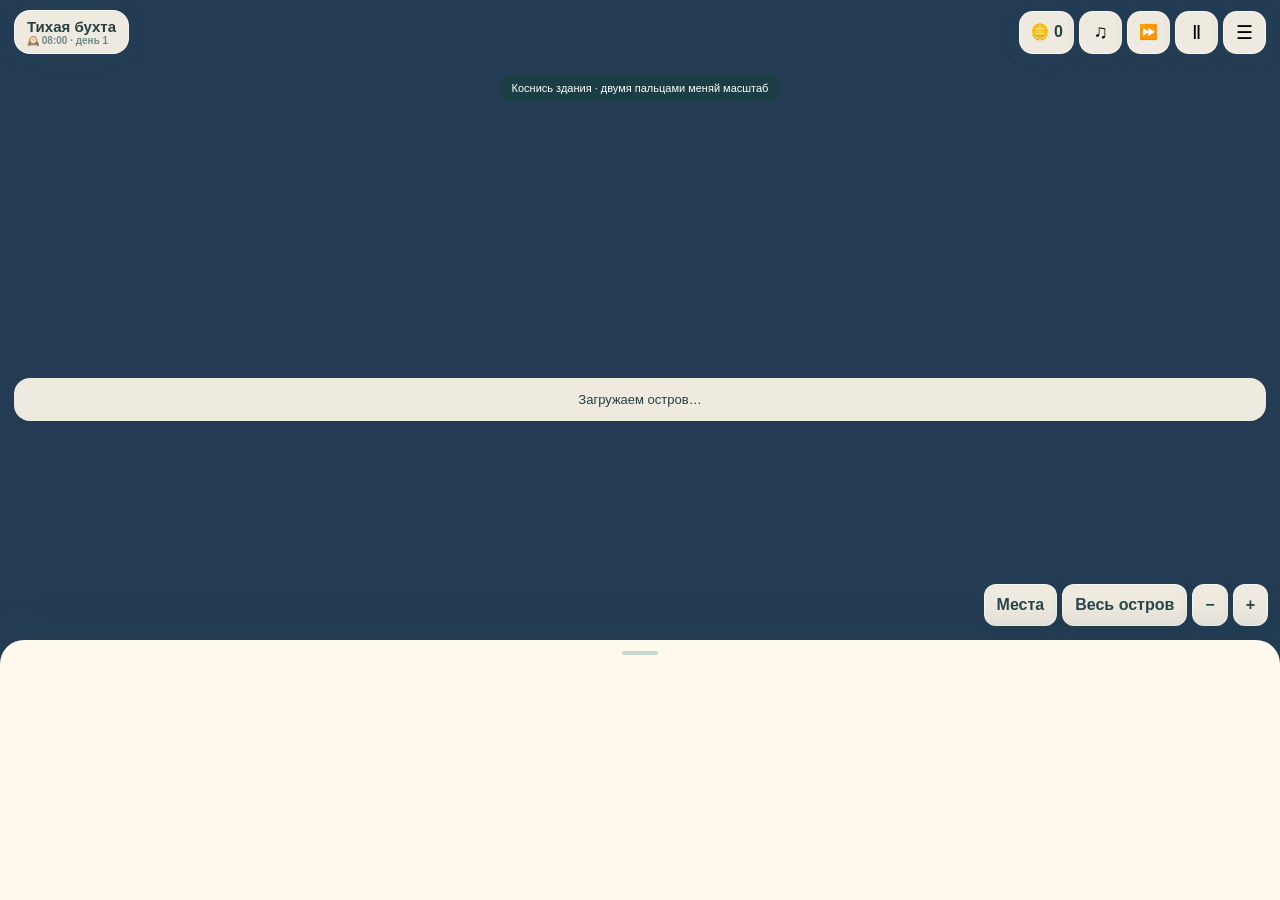
<file: index.html>
<!doctype html>
<html lang="ru"><head><meta charset="utf-8"><meta name="viewport" content="width=device-width,initial-scale=1"><meta http-equiv="refresh" content="0;url=./docs/"><title>Bella</title></head><body><a href="./docs/">Открыть Bella</a></body></html>
</file>
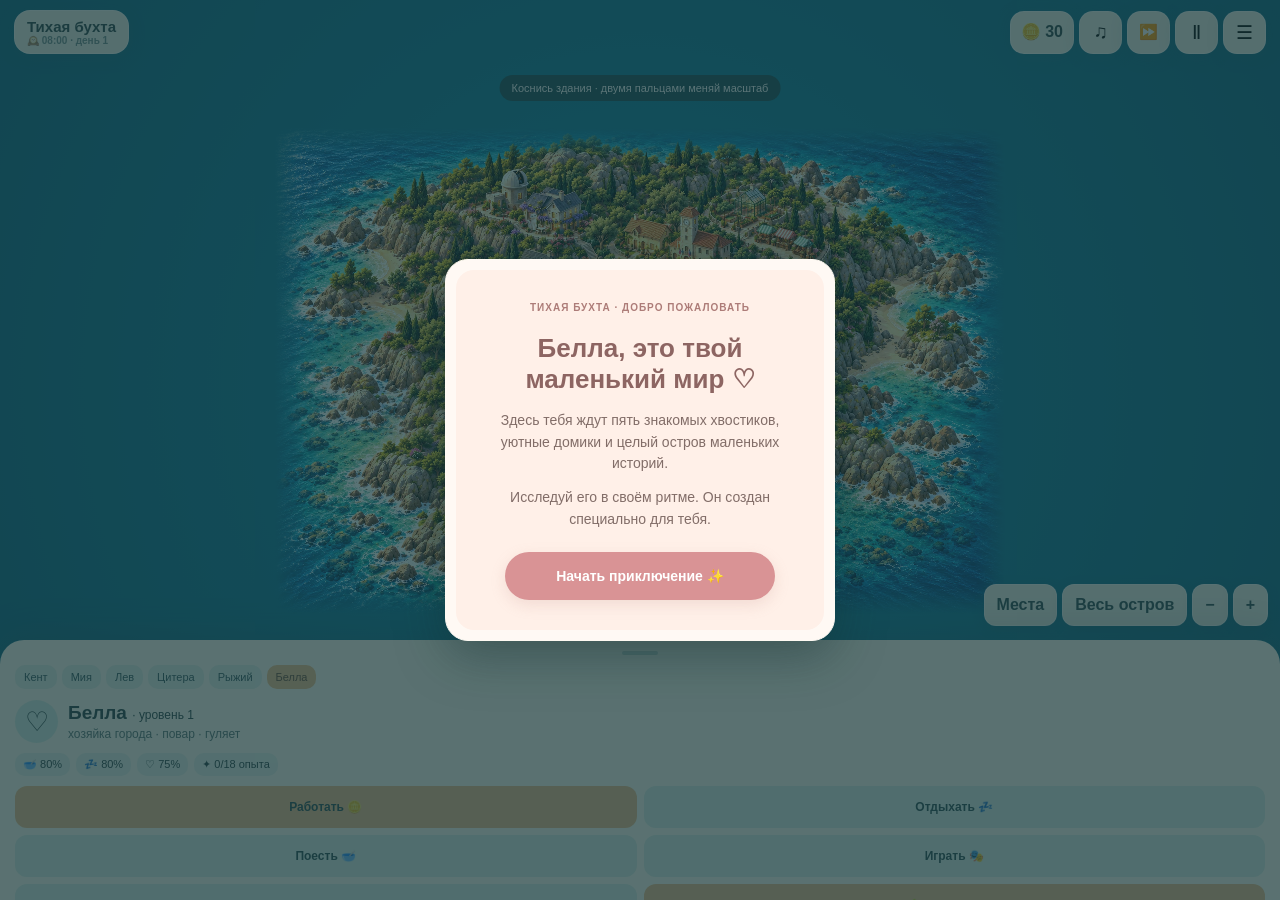
<file: docs/index.html>
<!doctype html>
<html lang="ru">
<head>
  <meta charset="utf-8">
  <meta name="viewport" content="width=device-width,initial-scale=1,maximum-scale=1,viewport-fit=cover">
  <meta name="theme-color" content="#2c5a60">
  <meta name="apple-mobile-web-app-capable" content="yes">
  <meta name="apple-mobile-web-app-title" content="Тихая бухта">
  <link rel="manifest" href="./manifest.webmanifest">
  <link rel="apple-touch-icon" sizes="180x180" href="./apple-touch-icon.png">
  <link rel="stylesheet" href="./mussel-restaurant.css?v=6">
  <title>Тихая бухта · город Беллы</title>
  <style>
    :root { color-scheme: light; font-family: ui-rounded, -apple-system, BlinkMacSystemFont, "Segoe UI", sans-serif; color:#273f40; background:#b6d8d0; }
    * { box-sizing:border-box; }
    html { margin:0; width:100%; height:100%; overflow:hidden; overscroll-behavior:none; }
    body { margin:0; position:fixed; top:0; left:0; width:var(--screen-w,100vw); height:var(--screen-h,100dvh); overflow:hidden; overscroll-behavior:none; touch-action:none; }
    button { font:inherit; cursor:pointer; touch-action:manipulation; }
    #mapBackground,#world { position:absolute; inset:0; width:100%; height:100%; }
    #mapBackground { background:#233c54; pointer-events:none; }
    #world { touch-action:none; }
    #timeTint { position:absolute; inset:0; z-index:1; pointer-events:none; background-color:transparent; transition:background-color 3s linear; }
    #nightLights { position:absolute; inset:0; z-index:2; width:100%; height:100%; pointer-events:none; opacity:0; transition:opacity 2s linear; }
    #catLabels{position:absolute;inset:0;z-index:3;pointer-events:none;overflow:hidden}
    .catLabel{position:absolute;transform:translate(-50%,-100%);padding:4px 9px;border-radius:14px;background:#fff9efdb;border:1px solid #fffdf3b8;box-shadow:0 3px 10px #2145474d;color:#29474a;font-family:ui-rounded,"Arial Rounded MT Bold",-apple-system,system-ui,sans-serif;font-size:12px;font-weight:650;letter-spacing:.01em;white-space:nowrap;text-shadow:0 1px #ffffffb8;backdrop-filter:blur(4px)}
    .catLabel.selected{background:#fff1d8ed;border-color:#f9dba7;color:#6a4c41}
    .top { position:absolute; z-index:4; top:0; left:0; right:0; padding:calc(env(safe-area-inset-top) + 10px) 14px 8px; display:flex; align-items:center; justify-content:space-between; gap:8px; pointer-events:none; }
    .brand,.money,.icon { box-shadow:0 3px 18px #315b5a25; border:1px solid #fff9; background:#fff8ebed; }
    .brand { padding:7px 12px; border-radius:16px; min-width:0; }
    .brand strong { display:block; font-size:15px; white-space:nowrap; }
    .brand small { display:block; font-size:10px; opacity:.75; }
    .gameClock { font-variant-numeric:tabular-nums; font-weight:750; color:#476a6b; white-space:nowrap; }
    .topRight { display:flex; gap:5px; pointer-events:auto; }
    .money { padding:10px; border-radius:14px; font-weight:800; white-space:nowrap; }
    .icon { width:43px; height:43px; border-radius:14px; border-color:#fff9; font-size:19px; }
    .icon.soundOff { opacity:.65; }
    .icon.speedButton { font-size:15px; font-weight:850; }
    .icon.speedActive { background:#f2bc86; color:#60452d; border-color:#ffe1b9; }
    @media (max-width:420px) {
      .top { padding-left:10px; padding-right:10px; gap:5px; }
      .brand { padding:7px 9px; }
      .topRight { gap:4px; }
      .icon { width:38px; height:40px; border-radius:12px; }
      .money { padding:9px 7px; font-size:13px; }
    }
    .hint { position:absolute; z-index:4; top:calc(env(safe-area-inset-top) + 75px); left:50%; transform:translateX(-50%); text-align:center; background:#193e40c8; color:white; border-radius:22px; padding:7px 12px; font-size:11px; white-space:nowrap; pointer-events:none; }
    .sheet { position:absolute; z-index:5; bottom:0; left:0; right:0; height:min(31%,260px); overflow:auto; touch-action:pan-y; overscroll-behavior:contain; padding:11px 15px calc(env(safe-area-inset-bottom) + 12px); background:#fff9ed; border-radius:24px 24px 0 0; box-shadow:0 -8px 35px #22444532; }
    .grab { width:36px; height:4px; border-radius:4px; background:#c7d7ce; margin:0 auto 8px; }
    .row { display:flex; gap:10px; align-items:center; }
    .avatar { width:43px; height:43px; flex:none; border-radius:50%; background:#d8ece4; display:grid; place-items:center; font-size:27px; }
    h1 { margin:0; font-size:19px; line-height:1.2; }
    .sub { margin:3px 0 0; color:#587171; font-size:12px; }
    .stats { display:flex; gap:6px; flex-wrap:wrap; margin:10px 0; }
    .stat { border-radius:10px; padding:5px 8px; background:#e7efe7; font-size:11px; }
    .actions { display:grid; grid-template-columns:repeat(2,minmax(0,1fr)); gap:7px; }
    .action { min-height:42px; padding:8px; border:0; border-radius:12px; background:#dcece3; color:#27484b; font-size:12px; font-weight:700; }
    .action.primary { background:#f2bc86; }
    .action:disabled { opacity:.45; }
    #message { min-height:32px; margin:10px 0 0; color:#496665; font-size:12px; line-height:1.35; }
    .overlay { position:absolute; inset:0; z-index:7; background:#173a3eb5; display:grid; place-items:center; padding:18px; }
    .overlay[hidden] { display:none; }
    .dialog { width:min(100%,380px); max-height:85svh; overflow:auto; border-radius:23px; padding:20px; background:#fff9ed; box-shadow:0 16px 50px #102c2c66; }
    .dialog h2 { margin:0 0 8px; font-size:21px; }
    .dialog p { line-height:1.45; font-size:13px; }
    .dialog button { display:block; width:100%; padding:13px; margin-top:8px; border:0; border-radius:12px; background:#dcece3; color:#27484b; font-weight:700; }
    .dialog button:first-of-type { background:#f2bc86; }
    .dialog small { color:#647979; }
    .dialog.welcomeDialog { width:min(100%,390px); padding:10px; background:#fff9f4; border:1px solid #fffaf3; }
    .welcomeCard { padding:clamp(21px,6vw,30px) 18px; border-radius:18px; background:#fff0e8; text-align:center; color:#826d68; }
    .welcomeKicker { display:block; color:#ad7c78; font-size:10px; font-weight:750; letter-spacing:.1em; line-height:1.5; }
    .dialog .welcomeTitle { margin:18px auto 15px; max-width:290px; color:#8d6562; font-size:clamp(22px,6vw,26px); line-height:1.2; font-weight:750; }
    .dialog .welcomeCard p { max-width:300px; margin:12px auto; color:#826d68; font-size:14px; line-height:1.55; }
    .dialog .welcomeStart,.dialog .welcomeStart:first-of-type { margin:22px auto 0; max-width:270px; min-height:48px; border-radius:24px; background:#d99395; color:#fff; font-size:14px; box-shadow:0 5px 15px #bc858333; }
    .dialog .welcomeStart:active { transform:scale(.985); }
    .dialog.bookshop { width:min(100%,600px); padding:14px; }
    .dialog.cafeInteriorDialog { width:min(100%,660px); padding:14px; }
    .dialog.ryzhiyHomeDialog,.dialog.bellaHomeDialog { width:min(100%,660px); padding:14px; }
    .dialog.lighthouseDialog { width:min(100%,540px); padding:14px; }
    .dialog.boathouseDialog { width:min(100%,660px); padding:14px; }
    .dialog.postOfficeDialog { width:min(100%,660px); padding:14px; }
    .dialog.marketDialog { width:min(100%,660px); padding:14px; }
    .dialog.marketShopDialog { width:min(100%,520px); padding:16px; }
    .dialog.greenhouseDialog { width:min(100%,660px); padding:14px; }
    .dialog.cafeOpeningDialog { width:min(100%,510px); padding:17px; }
    .dialog.homeUpgradeDialog { width:min(100%,510px); padding:17px; }
    .dialog.homeStoryDialog,.dialog.familyAlbumDialog { width:min(100%,500px); padding:17px; }
    .homeUpgradeHero { display:flex; align-items:center; gap:11px; padding:13px; border-radius:16px; background:linear-gradient(135deg,#ebf0e9,#f6e5cb); margin:10px 0 12px; }
    .homeUpgradeFace { display:grid; place-items:center; width:44px; height:44px; flex:none; border-radius:13px; background:#fff9ee; font-size:28px; }
    .homeUpgradeHero strong { display:block; font-size:14px; }
    .homeUpgradeHero small { display:block; font-size:11px; line-height:1.45; margin-top:3px; }
    .homeUpgradeSector { margin:10px 0; padding:12px; border:1px solid #e3e2d6; border-radius:16px; background:#f6f4ec; }
    .homeUpgradeHeading { display:flex; align-items:center; gap:9px; }
    .homeUpgradeHeadingIcon { display:grid; place-items:center; width:34px; height:34px; flex:none; background:#e7e8dd; border-radius:11px; font-size:19px; }
    .homeUpgradeHeading div { flex:1; min-width:0; }
    .homeUpgradeHeading strong { display:block; font-size:13px; }
    .homeUpgradeHeading small { display:block; margin-top:2px; line-height:1.25; font-size:10px; }
    .homeUpgradeBonus { font-size:13px; white-space:nowrap; font-weight:850; color:#527767; }
    .homeUpgradeTrack { height:6px; margin:9px 0 10px; overflow:hidden; border-radius:6px; background:#e0e7df; }
    .homeUpgradeTrack span { display:block; height:100%; border-radius:inherit; background:linear-gradient(90deg,#87b69d,#d1af76); }
    .homeUpgradeItems { display:grid; grid-template-columns:repeat(3,minmax(0,1fr)); gap:7px; }
    .homeUpgradeItem { display:flex; flex-direction:column; align-items:center; text-align:center; gap:4px; min-width:0; padding:7px 4px; border:1px solid #e2dfd6; background:#fbf8f0; border-radius:12px; }
    .homeUpgradeItem.current { border-color:#e6ba83; background:#fff4e3; }
    .homeUpgradeItem.done { border-color:#c8dfcb; background:#edf5ed; }
    .homeUpgradeThumb { position:relative; display:grid; place-items:center; width:48px; height:43px; border-radius:12px; background:radial-gradient(circle at 25% 15%,#fffef9,#d9e7e1 76%); box-shadow:inset 0 0 0 1px #ffffff99; font-size:26px; }
    .homeUpgradeItem[data-sector="bed"] .homeUpgradeThumb { background:radial-gradient(circle at 25% 15%,#fffef9,#dddaf0 80%); }
    .homeUpgradeItem[data-sector="bowl"] .homeUpgradeThumb { background:radial-gradient(circle at 25% 15%,#fffef9,#d5ece6 80%); }
    .homeUpgradeItem[data-sector="toy"] .homeUpgradeThumb { background:radial-gradient(circle at 25% 15%,#fffef9,#f5dec9 80%); }
    .homeUpgradeItem.done .homeUpgradeThumb::after { content:'✓'; position:absolute; top:-3px; right:-3px; width:15px; height:15px; display:grid; place-items:center; border-radius:50%; background:#70a686; border:2px solid #fff; color:#fff; font-weight:850; font-size:10px; }
    .homeUpgradeItemName { font-size:10px; line-height:1.18; min-height:24px; overflow-wrap:break-word; }
    .homeUpgradeItemBonus { font-size:10px; color:#518064; font-weight:800; }
    .dialog .homeUpgradeBuy,.dialog .homeUpgradeBuy:first-of-type { margin:10px 0 0; background:#edbd8b; color:#574b36; font-size:12px; padding:12px 9px; }
    .dialog .homeUpgradeBuy:disabled { background:#e3e5df; color:#8c948f; opacity:1; }
    .homeUpgradeComplete { margin-top:10px; padding:10px; background:#e4eee4; border-radius:11px; color:#548063; text-align:center; font-weight:750; font-size:11px; }
    .homeUpgradeFeedback { margin:9px 0; padding:11px; border-radius:12px; color:#4e6b5a; background:#e8f0e5; font-size:12px; line-height:1.5; }
    .cafeOpeningIntro { margin:5px 0 12px; color:#526b65; }
    .cafeProgressSegments { display:grid; grid-template-columns:repeat(4,minmax(0,1fr)); gap:5px; margin:10px 0 15px; }
    .cafeProgressSegments span { height:8px; border-radius:8px; background:#dce5d9; }
    .cafeProgressSegments span.done { background:#77a896; }
    .cafeProgressSegments span.now { background:#efb77c; }
    .cafeStageCard { margin:8px 0; padding:12px; background:#f2f2e9; border:1px solid #e3e8de; border-radius:15px; }
    .cafeStageCard.current { background:#fff6e8; border-color:#e8c599; box-shadow:0 3px 10px #ae87501b; }
    .cafeStageCard.complete { background:#ebf2e8; }
    .cafeStageCard.locked { opacity:.67; }
    .cafeStageHeader { display:flex; align-items:center; gap:10px; }
    .cafeStageIcon { width:39px; height:39px; display:grid; place-items:center; flex:none; border-radius:12px; background:#e0e8df; font-size:23px; }
    .current .cafeStageIcon { background:#f6d6ad; }
    .cafeStageTitle { flex:1; min-width:0; }
    .cafeStageTitle strong { display:block; font-size:13px; }
    .cafeStageTitle small { display:block; margin-top:2px; line-height:1.3; font-size:11px; }
    .cafeStageStatus { font-size:11px; font-weight:800; white-space:nowrap; color:#6c8075; }
    .cafeStageCard.current .cafeStageStatus { color:#a46c32; }
    .cafeTaskArea { padding-top:12px; }
    .cafeTaskArea p { margin:0 0 10px; font-weight:700; }
    .cafeTaskHistory { display:flex; align-items:center; flex-wrap:wrap; gap:5px; margin:0 0 10px; padding:9px; background:#f4e9d7; border-radius:11px; }
    .cafeTaskHistory span { padding:6px 8px; font-size:10px; background:#e2ecdc; border-radius:9px; font-weight:700; }
    .cafeTaskHistory .cafeTaskPending { background:#fff9ec; border:1px dashed #d8ba96; color:#906b46; }
    .cafeTaskHistory i { font-style:normal; font-size:12px; color:#af926e; }
    .cafeTaskChoices { display:grid; gap:6px; }
    .dialog .cafeTaskChoices button { margin:0; min-height:45px; background:#fffbf4; border:1px solid #e9d9c1; text-align:left; font-size:12px; padding:10px 12px; }
    .dialog .cafeTaskChoices button:first-of-type { background:#fffbf4; }
    .cafeOpeningResult { margin:10px 0; padding:10px; border-radius:11px; background:#e5efe0; color:#356052; font-size:12px; line-height:1.4; }
    .dialog .cafeOpeningPrimary { background:#f2bc86; }
    .cafeScene { width:100%; aspect-ratio:1586/992; position:relative; overflow:hidden; border-radius:15px; background:#292626; margin:10px 0 9px; }
    .cafeCanvas { position:relative; width:100%; height:100%; transform-origin:center; transition:transform .3s ease; }
    .cafeInterior { display:block; width:100%; height:100%; object-fit:contain; }
    .cafeGuestLayer{position:absolute;inset:0;pointer-events:none;}
    .cafeGuestTrack{position:absolute;inset:0;pointer-events:none;transform:translate3d(var(--cafe-x),var(--cafe-y),0);}
    .cafeGuestTrack[data-slot="0"]{--cafe-x:51%;--cafe-y:64%;--table-x:46%;--table-y:77%;}
    .cafeGuestTrack[data-slot="1"]{--cafe-x:62%;--cafe-y:65%;--table-x:69%;--table-y:68%;}
    .cafeGuestTrack[data-route="enter"]{animation:cafeGuestEnter 3.2s ease-out both;}
    .cafeGuestTrack[data-route="enjoy"]{animation:cafeGuestEnjoy 11s ease-in-out both;}
    .dialog .cafeGuestSprite{position:absolute;left:0;top:0;transform:translate(-50%,-65%);min-width:0;width:auto;margin:0;padding:3px 5px 4px;display:grid;justify-items:center;gap:0;background:#fff9e9ed;border:1px solid #ffe3ac;border-radius:12px;box-shadow:0 3px 10px #20180b88;color:#3b4c43;pointer-events:auto;}
    .cafeGuestSprite svg{width:clamp(29px,7vw,39px);height:clamp(34px,8vw,44px);display:block;filter:drop-shadow(0 2px 1px #2b3c3e66);}
    .cafeGuestSprite span{font-size:9px;line-height:1;font-weight:800;white-space:nowrap;}
    .dialog .cafeGuestSprite.selected{background:#ffdfae;border-color:#fff9e5;}
    .dialog .cafeGuestTrack[data-route="enjoy"] .cafeGuestSprite{pointer-events:none;}
    .cafeGuestSprite::after{content:'💬';position:absolute;top:-13px;right:-10px;padding:2px;background:#fff9e7;border-radius:50%;font-size:12px;}
    .cafeGuestTrack[data-route="enjoy"] .cafeGuestSprite::after{content:'☕';}
    .cafeScene[data-paused="true"] .cafeGuestTrack{animation-play-state:paused;}
    @keyframes cafeGuestEnter{0%{opacity:0;transform:translate3d(87%,70%,0) scale(.85)}16%{opacity:1}55%{transform:translate3d(77%,72%,0)}100%{opacity:1;transform:translate3d(var(--cafe-x),var(--cafe-y),0)}}
    @keyframes cafeGuestEnjoy{0%{opacity:1;transform:translate3d(var(--cafe-x),var(--cafe-y),0)}23%{transform:translate3d(var(--table-x),var(--table-y),0)}67%{transform:translate3d(var(--table-x),var(--table-y),0)}87%{opacity:1;transform:translate3d(84%,72%,0)}100%{opacity:0;transform:translate3d(92%,76%,0)}}
    .cafeServiceIntro{font-size:12px;color:#55716a;line-height:1.45;margin:10px 2px;}
    .cafeGuestCards{display:grid;grid-template-columns:repeat(2,minmax(0,1fr));gap:7px;margin:10px 0;}
    .dialog .cafeGuestCard{display:flex;align-items:center;gap:7px;padding:10px;margin:0;background:#eaf0e7;text-align:left;min-width:0;}
    .dialog .cafeGuestCard.active{background:#f4d7af;}
    .cafeGuestCard svg{width:28px;height:34px;flex:none;}
    .cafeGuestCard strong,.cafeGuestCard small{display:block;}
    .cafeGuestCard small{font-size:10px;line-height:1.25;margin-top:3px;}
    .cafeOrderCard{background:#fff2de;padding:12px;border:1px solid #e5ccaa;border-radius:14px;margin:9px 0;}
    .cafeOrderCard h3{font-size:15px;margin:0 0 7px;}
    .cafeOrderCard blockquote{font-size:12px;line-height:1.4;margin:6px 0;padding-left:10px;border-left:3px solid #d5a478;color:#64543c;}
    .cafeOrderSteps{display:flex;gap:5px;margin:10px 0;}
    .cafeOrderSteps span{height:7px;flex:1;border-radius:8px;background:#e6d8bf;}
    .cafeOrderSteps span.done{background:#78aa8a;}
    .cafeOrderSteps span.current{background:#eda96c;}
    .cafeIngredientChoices{display:grid;gap:6px;}
    .dialog .cafeIngredientChoices button{margin:0;text-align:left;padding:11px;background:#fffaf2;border:1px solid #e5d8c5;font-size:12px;min-height:43px;}
    .cafeServiceNote{background:#e3ede0;color:#42634f;padding:10px 11px;border-radius:11px;font-size:12px;line-height:1.4;margin:8px 0;}
    .cafeGuestEmpty{padding:12px;background:#eef0e6;border-radius:12px;font-size:12px;}
    .cafeMenu{margin:9px 0;padding:10px 12px;background:#e9eee4;border-radius:11px;}
    .cafeMenu summary{font-size:12px;font-weight:800;cursor:pointer;}
    .cafeMenuList{display:flex;gap:6px;flex-wrap:wrap;margin-top:9px;}
    .cafeMenuList span{background:#fff9ed;border-radius:9px;padding:6px 8px;font-size:11px;}
    .cafeScene[data-view="bar"] .cafeCanvas { transform:translate(4%,20%) scale(1.85); }
    .cafeScene[data-view="tables"] .cafeCanvas { transform:translate(32%,-24%) scale(1.85); }
    .cafeViews { display:grid; grid-template-columns:repeat(3,minmax(0,1fr)); gap:6px; margin:0 0 10px; }
    .dialog .cafeViews button { width:auto; margin:0; padding:10px 4px; font-size:11px; background:#e3ebe1; }
    .dialog .cafeViews button.active { background:#f2bc86; color:#553e2c; }
    .ryzhiyHomeScene { width:100%; aspect-ratio:1587/991; position:relative; overflow:hidden; border-radius:15px; background:#252424; margin:10px 0 9px; }
    .ryzhiyHomeCanvas { position:relative; width:100%; height:100%; transform-origin:center; transition:transform .3s ease; }
    .ryzhiyHomeInterior { display:block; width:100%; height:100%; object-fit:contain; }
    .dialog .ryzhiyHomeHotspot { position:absolute; z-index:1; width:44px; height:44px; min-width:44px; margin:0; padding:0; display:grid; place-items:center; transform:translate(-50%,-50%); border:2px solid #fff9e8; border-radius:50%; background:#fff4daf0; box-shadow:0 3px 12px #2a1e14a6; font-size:23px; }
    .dialog .ryzhiyHomeHotspot:first-of-type { background:#fff4daf0; }
    .ryzhiyHomeHotspot[data-home-story="fireplace"] { left:30.5%; top:36%; }
    .ryzhiyHomeHotspot[data-home-story="kitchen"] { left:52%; top:37%; }
    .ryzhiyHomeHotspot[data-home-story="bedroom"] { left:80%; top:49%; }
    .dialog .ryzhiyHomeHotspot:focus-visible { outline:3px solid #4a8c8b; outline-offset:2px; }
    .ryzhiyHomeScene[data-room="lounge"] .ryzhiyHomeCanvas { transform:translate(35%,8%) scale(1.7); }
    .ryzhiyHomeScene[data-room="kitchen"] .ryzhiyHomeCanvas { transform:translate(0,24%) scale(1.85); }
    .ryzhiyHomeScene[data-room="bedroom"] .ryzhiyHomeCanvas { transform:translate(-42%,8%) scale(1.7); }
    .ryzhiyHomeViews { display:grid; grid-template-columns:repeat(4,minmax(0,1fr)); gap:5px; margin:0 0 11px; }
    .dialog .ryzhiyHomeViews button { width:auto; min-width:0; margin:0; padding:10px 3px; font-size:11px; background:#e3ebe1; }
    .dialog .ryzhiyHomeViews button.active { background:#f2bc86; color:#553e2c; }
    .ryzhiyHomeNote { padding:10px 11px; border-radius:12px; background:#edf1e8; font-size:12px; line-height:1.45; color:#537065; }
    .ryzhiyHomeTasks { display:grid; grid-template-columns:repeat(3,minmax(0,1fr)); gap:5px; margin:7px 0; }
    .dialog .ryzhiyHomeTasks button { margin:0; padding:10px 2px; background:#f8e9d7; font-size:11px; }
    .dialog .ryzhiyHomeTasks button:first-of-type { background:#f8e9d7; }
    .bellaHomeScene { width:100%; aspect-ratio:1619/971; position:relative; overflow:hidden; border-radius:15px; background:#181717; margin:10px 0 9px; }
    .bellaHomeCanvas { position:relative; width:100%; height:100%; transform-origin:center; transition:transform .3s ease; }
    .bellaHomeInterior { display:block; width:100%; height:100%; object-fit:contain; }
    .dialog .bellaHomeHotspot { position:absolute; z-index:2; width:44px; height:44px; min-width:44px; margin:0; padding:0; display:grid; place-items:center; transform:translate(-50%,-50%); border:2px solid #fff5db; border-radius:50%; background:#f8e9e0ef; box-shadow:0 3px 12px #1e1013a6; font-size:23px; }
    .dialog .bellaHomeHotspot:first-of-type { background:#f8e9e0ef; }
    .bellaHomeHotspot[data-home-story="bella-balloons"] { left:10.5%; top:55%; }
    .bellaHomeHotspot[data-home-story="bella-shelves"] { left:42%; top:29%; }
    .bellaHomeHotspot[data-home-story="bella-night"] { left:77%; top:29%; }
    .dialog .bellaHomeHotspot:focus-visible { outline:3px solid #87535f; outline-offset:2px; }
    .bellaHomeScene[data-room="lounge"] .bellaHomeCanvas { transform:translate(65%,6%) scale(1.7); }
    .bellaHomeScene[data-room="studio"] .bellaHomeCanvas { transform:translate(8%,25%) scale(1.8); }
    .bellaHomeScene[data-room="bedroom"] .bellaHomeCanvas { transform:translate(-42%,24%) scale(1.8); }
    .bellaHomeScene[data-room="bathroom"] .bellaHomeCanvas { transform:translate(-41%,-9%) scale(1.85); }
    .bellaHomeViews { display:grid; grid-template-columns:repeat(3,minmax(0,1fr)); gap:5px; margin:0 0 10px; }
    .dialog .bellaHomeViews button { margin:0; width:auto; min-width:0; padding:10px 3px; font-size:11px; background:#e9e8df; }
    .dialog .bellaHomeViews button.active { background:#dec7be; color:#5c313b; }
    .bellaHomeNote { padding:11px 12px; margin:8px 0; border-radius:12px; background:#efeae3; color:#6e5760; font-size:12px; line-height:1.45; }
    .bellaHomeTasks { display:grid; grid-template-columns:repeat(3,minmax(0,1fr)); gap:6px; margin:9px 0; }
    .dialog .bellaHomeTasks button,.dialog .bellaHomeTasks button:first-of-type { margin:0; padding:10px 5px; background:#f3e3dc; font-size:11px; }
    .lighthouseScene { position:relative; width:min(100%,390px); aspect-ratio:1086/1448; max-height:58svh; margin:10px auto; overflow:hidden; border-radius:17px; background:linear-gradient(180deg,#da917a,#356681 63%,#d6af89); }
    .lighthouseCanvas { position:relative; width:100%; height:100%; transform-origin:center; transition:transform .35s ease; }
    .lighthouseInterior { display:block; width:100%; height:100%; object-fit:contain; }
    .lighthouseScene[data-level="keeper"] .lighthouseCanvas { transform:translateY(-55%) scale(2.05); }
    .lighthouseScene[data-level="navigation"] .lighthouseCanvas { transform:translateY(-8%) scale(2.2); }
    .lighthouseScene[data-level="lantern"] .lighthouseCanvas { transform:translateY(60%) scale(2.1); }
    .lighthouseViews { display:grid; grid-template-columns:repeat(2,minmax(0,1fr)); gap:6px; margin:10px 0; }
    .dialog .lighthouseViews button { margin:0; width:auto; padding:11px 6px; background:#e6eae3; font-size:12px; }
    .dialog .lighthouseViews button.active { background:#f4d1a2; color:#65431f; }
    .lighthouseNote { padding:11px 12px; margin:10px 0; border-radius:12px; background:#edf1e8; color:#516962; font-size:12px; line-height:1.45; }
    .dialog .lighthouseSlotHotspot:first-of-type { position:absolute;left:54%;top:71%;width:14%;height:15%;min-height:0;margin:0;padding:0;z-index:3;border-radius:12px;background:transparent;box-shadow:none;border:2px solid transparent; }
    .dialog .lighthouseSlotHotspot::after { content:'🎰';position:absolute;bottom:-9px;right:-6px;font-size:17px;line-height:1;padding:4px;background:#fff4dce8;border:1px solid #f3d7a6;border-radius:50%;box-shadow:0 2px 8px #402d1b90; }
    .dialog .lighthouseSlotHotspot:focus-visible { outline:3px solid #ffe7a4;outline-offset:3px; }
    .dialog .lighthouseSlotLaunch { background:#f1d3aa;font-size:13px; }
    .dialog.lighthouseSlotDialog { width:min(100%,430px);padding:16px;background:linear-gradient(180deg,#fff9ed,#f3eee3); }
    .slotIntro { color:#6e685d;font-size:12px;text-align:center;margin:0 0 9px; }
    .slotCabinet { max-width:320px;margin:9px auto 13px;padding:15px 15px 17px;border:5px solid #a26e43;border-radius:100px 100px 24px 24px;background:linear-gradient(105deg,#7faeac,#c7e2d6 22%,#a2c9bf 53%,#dfb9a0 83%,#d69b89);box-shadow:inset 0 0 0 4px #f9da9c,inset 0 0 0 8px #769a91,0 9px 0 #7b594a,0 13px 19px #342a2540;color:#684c38;text-align:center; }
    .slotCabinetTop { font-size:10px;font-weight:900;letter-spacing:.17em;color:#5d695e;text-shadow:0 1px #fff5dc; }
    .slotCabinetIcon { display:block;font-size:30px;line-height:1.2;filter:drop-shadow(0 2px 1px #b67b48); }
    .slotLights { font-size:12px;letter-spacing:8px;margin:3px auto 7px;color:#f5d58c;text-shadow:0 1px 2px #996a33; }
    .slotReels { display:grid;grid-template-columns:repeat(3,minmax(0,1fr));gap:5px;padding:10px 8px;background:linear-gradient(#885e4c,#c18b5f);border:3px solid #f9d899;border-radius:15px;box-shadow:inset 0 4px 7px #3b272151,0 3px 5px #fff1d7; }
    .slotReels>span { display:grid;place-items:center;min-width:0;height:78px;border:2px solid #bda681;border-radius:10px;background:linear-gradient(#e3dcc4,#fff9e9 28% 72%,#dcd3ba);font-size:clamp(35px,12vw,52px);box-shadow:inset 0 2px 5px #523c3154;text-shadow:0 3px 2px #a16c4238; }
    .slotReels.rolling>span { animation:slotWiggle .13s infinite alternate;filter:blur(1px); }
    .slotReels.rolling>span:nth-child(2){animation-delay:-.08s;}
    .slotReels.rolling>span:nth-child(3){animation-delay:-.04s;}
    @keyframes slotWiggle{from{transform:translateY(-7px)}to{transform:translateY(7px)}}
    .slotCabinetFoot { display:flex;align-items:center;justify-content:center;gap:9px;margin-top:10px;font-size:11px;font-weight:800;color:#78583c; }
    .slotCabinetFoot::before,.slotCabinetFoot::after{content:'✦';font-size:18px;color:#c08857;}
    .slotWallet { display:flex;align-items:center;justify-content:space-between;gap:9px;padding:10px 13px;margin:6px 0 12px;background:#eaf0e8;border-radius:13px;font-size:13px; }
    .slotWallet strong{font-size:16px;white-space:nowrap;}
    .slotStakeTitle { display:block;margin:4px 0 7px;font-size:12px;font-weight:800;color:#576962; }
    .slotStakeGrid { display:grid;grid-template-columns:repeat(4,minmax(0,1fr));gap:6px;margin:0 0 10px; }
    .dialog .slotStakeGrid button { margin:0;padding:10px 2px;font-size:12px;background:#e6eae2;border:1px solid #d2d8c8; }
    .dialog .slotStakeGrid button.active { background:#f3c897;border-color:#d9aa72;color:#765332;box-shadow:inset 0 0 0 1px #fff6df; }
    .dialog .slotStakeGrid button:disabled { opacity:.45; }
    .dialog .slotSpin { margin-top:4px;padding:14px;background:#dba17c;color:#4e3429;font-size:15px;box-shadow:0 3px 0 #bb8265; }
    .dialog .slotFree { margin-top:10px;background:#dcebe2;font-size:12px; }
    .dialog .slotSpin:disabled,.dialog .slotFree:disabled{opacity:.55;box-shadow:none;}
    .slotMessage { margin:11px 0 3px;min-height:36px;padding:10px 12px;border:1px solid #e4d6b9;background:#fff2da;border-radius:12px;color:#6a4d39;font-size:12px;line-height:1.4;text-align:center; }
    .slotResultSymbols { display:block;margin-bottom:6px;font-size:19px; }
    .slotResultDetails { display:flex;justify-content:center;flex-wrap:wrap;gap:4px 12px; }
    .slotResultNet { display:block;margin-top:7px;font-size:14px;font-weight:850; }
    .slotResultNet.positive { color:#31704e; }
    .slotResultNet.negative { color:#a34f46; }
    .slotResultNet.neutral { color:#66675a; }
    .slotPaytable { margin-top:12px;padding:9px 10px;border-radius:12px;background:#f5f1e7;font-size:11px;color:#53655c; }
    .slotPaytable summary { cursor:pointer;font-weight:800; }
    .slotPaytableRow { display:flex;justify-content:space-between;gap:12px;padding:6px 2px;border-bottom:1px solid #dfe2d6; }
    .slotPaytableRow:last-child{border:0;}
    .slotPaytableRow strong{white-space:nowrap;}
    @media(prefers-reduced-motion:reduce){.slotReels.rolling>span{animation:none;filter:none;}}
    .boathouseScene { position:relative; width:100%; aspect-ratio:1586/992; margin:10px 0 9px; overflow:hidden; border-radius:17px; background:linear-gradient(160deg,#f3ac86,#418caa 63%,#22b4bc); }
    .boathouseCanvas { position:relative; width:100%; height:100%; transform-origin:center; transition:transform .35s ease; }
    .boathouseInterior { display:block; width:100%; height:100%; object-fit:contain; }
    .boathouseScene[data-view="workshop"] .boathouseCanvas { transform:translate(33%,14%) scale(1.85); }
    .boathouseScene[data-view="boat"] .boathouseCanvas { transform:translate(-15%,4%) scale(1.8); }
    .boathouseScene[data-view="pier"] .boathouseCanvas { transform:translate(-44%,-35%) scale(1.8); }
    .boathouseViews { display:grid; grid-template-columns:repeat(2,minmax(0,1fr)); gap:6px; margin:10px 0; }
    .dialog .boathouseViews button { margin:0; width:auto; padding:11px 6px; background:#e3f0ec; font-size:12px; }
    .dialog .boathouseViews button.active { background:#f4d1a2; color:#65431f; }
    .boathouseNote { padding:11px 12px; margin:10px 0; border-radius:12px; background:#eaf4ed; color:#466b69; font-size:12px; line-height:1.45; }
    .postOfficeScene { position:relative; width:100%; aspect-ratio:1586/992; margin:10px 0 9px; overflow:hidden; border-radius:17px; background:linear-gradient(165deg,#f3a985,#4c8795 64%,#2bb1ac); }
    .postOfficeCanvas { position:relative; width:100%; height:100%; transform-origin:center; transition:transform .35s ease; }
    .postOfficeInterior { display:block; width:100%; height:100%; object-fit:contain; }
    .postOfficeScene[data-view="counter"] .postOfficeCanvas { transform:translate(20%,0%) scale(1.85); }
    .postOfficeScene[data-view="sorting"] .postOfficeCanvas { transform:translate(-33%,18%) scale(1.85); }
    .postOfficeScene[data-view="entrance"] .postOfficeCanvas { transform:translate(-48%,-30%) scale(1.85); }
    .postOfficeViews { display:grid; grid-template-columns:repeat(2,minmax(0,1fr)); gap:6px; margin:10px 0; }
    .dialog .postOfficeViews button { margin:0; width:auto; padding:11px 6px; background:#e6eee6; font-size:12px; }
    .dialog .postOfficeViews button.active { background:#f3d0a9; color:#65431f; }
    .postOfficeNote { padding:11px 12px; margin:10px 0; border-radius:12px; background:#eef2e8; color:#526b61; font-size:12px; line-height:1.45; }
    .dialog .postLetterHotspot,.dialog .postLetterHotspot:first-of-type { position:absolute; z-index:2; left:46%; top:56%; transform:translate(-50%,-50%); display:grid; place-items:center; width:41px; height:41px; min-width:41px; min-height:41px; margin:0; padding:0; border:2px solid #fff9e7; border-radius:50%; background:#fff5dae8; box-shadow:0 3px 15px #4c342e6b,0 0 0 3px #c9a76e55; color:#70482e; font-size:19px; line-height:1; }
    .postLetterHotspot:focus-visible { outline:3px solid #325a64; outline-offset:4px; }
    .dialog.postLetterDialog { width:min(100%,465px); padding:13px; background:#fbf4e8; }
    .postLetterDialog h2 { margin:3px 0 8px; text-align:center; font-family:Georgia,'Times New Roman',serif; font-size:19px; font-weight:500; color:#755943; }
    .postLetterScene { position:relative; width:min(100%,410px); aspect-ratio:2/3; margin:0 auto 10px; overflow:hidden; border-radius:13px; background:#efe0c2; box-shadow:0 5px 20px #453d3050; animation:postLetterReveal .48s ease-out both; }
    .postLetterPaper { display:block; width:100%; height:100%; object-fit:cover; }
    .postLetterText { position:absolute; inset:17% 14% 18%; display:flex; align-items:center; justify-content:center; margin:0; font-family:Georgia,'Times New Roman',serif; font-size:clamp(13px,3.8vw,18px); line-height:1.63; letter-spacing:.005em; color:#5a4534; text-align:left; text-shadow:0 1px #fffaeb99; }
    .dialog .postLetterBack,.dialog .postLetterBack:first-of-type { margin-top:10px; background:#e6dfcf; color:#564a3e; }
    @keyframes postLetterReveal { from { opacity:0; transform:translateY(8px) scale(.985); } to { opacity:1; transform:translateY(0) scale(1); } }
    @media (prefers-reduced-motion:reduce) { .postLetterScene { animation:none; } }
    .marketScene { position:relative; width:100%; aspect-ratio:1586/992; margin:10px 0 9px; overflow:hidden; border-radius:17px; background:linear-gradient(160deg,#f3bb92,#6eabb7 62%,#21b6c5); }
    .marketCanvas { position:relative; width:100%; height:100%; transform-origin:center; transition:transform .35s ease; }
    .marketInterior { display:block; width:100%; height:100%; object-fit:contain; }
    .marketScene[data-view="fruits"] .marketCanvas { transform:translate(42%,4%) scale(1.85); }
    .marketScene[data-view="bakery"] .marketCanvas { transform:translate(-8%,2%) scale(1.85); }
    .marketScene[data-view="flowers"] .marketCanvas { transform:translate(-46%,-6%) scale(1.85); }
    .marketViews { display:grid; grid-template-columns:repeat(2,minmax(0,1fr)); gap:6px; margin:10px 0; }
    .dialog .marketViews button { width:auto; margin:0; padding:11px 6px; background:#e7f0e4; font-size:12px; }
    .dialog .marketViews button.active { background:#f8d6a0; color:#64422f; }
    .marketNote { padding:11px 12px; margin:10px 0; border-radius:12px; background:#eaf2e8; color:#4f6f63; font-size:12px; line-height:1.45; }
    .dialog .marketSnackHotspot,.dialog .marketSnackHotspot:first-of-type { position:absolute; left:53%; top:51%; transform:translate(-50%,-50%); z-index:2; display:grid; place-items:center; width:46px; height:46px; min-width:46px; padding:0; margin:0; border-radius:50%; border:2px solid #fff8e6; background:#fff1ccec; color:#654725; box-shadow:0 3px 14px #3c2c23a6; font-size:23px; }
    .dialog .marketSnackHotspot:focus-visible { outline:3px solid #315e63; outline-offset:3px; }
    .dialog .marketShopLaunch,.dialog .marketShopLaunch:first-of-type { background:#f1bd83; color:#5f3c26; margin:10px 0; }
    .marketShopHero { display:flex; gap:12px; align-items:center; padding:13px; margin:10px 0 12px; border:1px solid #f3ddba; border-radius:14px; background:linear-gradient(135deg,#fff1ce,#e5f0df); }
    .marketShopHero > span { font-size:35px; }
    .marketShopHero strong { display:block; font-size:14px; }
    .marketShopHero small { display:block; line-height:1.45; font-size:11px; margin-top:3px; }
    .marketShopGrid { display:grid; grid-template-columns:repeat(2,minmax(0,1fr)); gap:8px; margin:11px 0; }
    .dialog .marketShopItem,.dialog .marketShopItem:first-of-type { display:flex; flex-direction:column; align-items:flex-start; gap:4px; min-height:123px; padding:12px; margin:0; border:1px solid #ead4ad; border-radius:14px; background:#fffaf0; text-align:left; }
    .dialog .marketShopItem:disabled { opacity:.52; cursor:default; }
    .marketShopEmoji { font-size:25px; line-height:1.2; }
    .marketShopItem strong { font-size:12px; line-height:1.25; }
    .marketShopItem small { font-size:10px; font-weight:500; line-height:1.25; }
    .marketShopPrice { padding:3px 8px; margin-top:auto; border-radius:8px; background:#f5e1b8; font-size:12px; font-weight:800; }
    .marketShopResult { margin:10px 0; padding:12px; border:1px solid #bddbc2; border-radius:12px; background:#e7f1e2; color:#456e53; font-size:12px; line-height:1.5; }
    .greenhouseScene { position:relative; width:100%; aspect-ratio:1586/992; margin:10px 0 9px; overflow:hidden; border-radius:17px; background:linear-gradient(145deg,#f3b891,#538e8a 65%,#3db9bf); }
    .greenhouseCanvas { position:relative; width:100%; height:100%; transform-origin:center; transition:transform .35s ease; }
    .greenhouseInterior { display:block; width:100%; height:100%; object-fit:contain; }
    .greenhouseScene[data-view="tropical"] .greenhouseCanvas { transform:translate(20%,10%) scale(1.85); }
    .greenhouseScene[data-view="flowers"] .greenhouseCanvas { transform:translate(-9%,19%) scale(1.85); }
    .greenhouseScene[data-view="rest"] .greenhouseCanvas { transform:translate(-31%,-13%) scale(1.85); }
    .greenhouseViews { display:grid; grid-template-columns:repeat(2,minmax(0,1fr)); gap:6px; margin:10px 0; }
    .dialog .greenhouseViews button { width:auto; margin:0; padding:11px 6px; background:#e2eee5; font-size:12px; }
    .dialog .greenhouseViews button.active { background:#d0e7c5; color:#3a6047; }
    .greenhouseNote { padding:11px 12px; margin:10px 0; border-radius:12px; background:#e9f3e8; color:#476f59; font-size:12px; line-height:1.45; }
    .townHallScene { position:relative; width:100%; aspect-ratio:1586/992; margin:10px 0 9px; overflow:hidden; border-radius:17px; background:linear-gradient(140deg,#c79b69,#425d6a 72%,#b98268); }
    .townHallCanvas { position:relative; width:100%; height:100%; transform-origin:center; transition:transform .35s ease; }
    .townHallInterior { display:block; width:100%; height:100%; object-fit:contain; }
    .townHallScene[data-view="hall"] .townHallCanvas { transform:translate(5%,-36%) scale(1.8); }
    .townHallScene[data-view="mayor"] .townHallCanvas { transform:translate(0%,52%) scale(1.8); }
    .townHallScene[data-view="council"] .townHallCanvas { transform:translate(-40%,13%) scale(1.8); }
    .townHallScene[data-view="archive"] .townHallCanvas { transform:translate(43%,7%) scale(1.8); }
    .townHallScene[data-view="clock"] .townHallCanvas { transform:translate(62%,67%) scale(1.8); }
    .townHallViews { display:grid; grid-template-columns:repeat(2,minmax(0,1fr)); gap:6px; margin:10px 0; }
    .dialog .townHallViews button,.dialog .townHallViews button:first-of-type { min-width:0; width:auto; margin:0; padding:11px 6px; background:#e8e9e3; color:#52665e; font-size:12px; }
    .dialog .townHallViews button.active,.dialog .townHallViews button.active:first-of-type { background:#e8d4af; color:#5d4b31; }
    .townHallNote { padding:11px 12px; margin:10px 0; border-radius:12px; background:#edf0e7; color:#576957; font-size:12px; line-height:1.45; }
    .townHallActions { display:grid; grid-template-columns:repeat(3,minmax(0,1fr)); gap:7px; margin:12px 0; }
    .dialog .townHallAction,.dialog .townHallAction:first-of-type { min-width:0; display:flex; flex-direction:column; align-items:center; gap:4px; min-height:105px; margin:0; padding:12px 6px; border:1px solid #d9d4c6; border-radius:14px; background:#f5eee1; color:#555442; text-align:center; }
    .townHallAction span { font-size:25px; line-height:1.1; }
    .townHallAction strong { font-size:11px; line-height:1.2; }
    .townHallAction small { font-size:9px; line-height:1.3; font-weight:500; opacity:.83; }
    .townHallPanelIntro { margin:8px 0 13px; padding:12px; border-radius:14px; background:#e9ede5; color:#4b675d; font-size:12px; line-height:1.5; }
    .townHallStats { display:grid; grid-template-columns:repeat(2,minmax(0,1fr)); gap:8px; margin:12px 0; }
    .townHallStat { padding:13px 10px; background:#f5efe3; border:1px solid #e4dac5; border-radius:13px; }
    .townHallStat strong { display:block; font-size:20px; color:#5e593c; line-height:1.25; }
    .townHallStat small { display:block; font-size:11px; color:#737567; line-height:1.3; }
    .townHallResident { display:flex; align-items:center; gap:9px; margin:6px 0; padding:9px 11px; border-radius:12px; background:#f7f4eb; }
    .townHallResidentEmoji { display:grid; place-items:center; flex:none; width:32px; height:32px; border-radius:50%; background:#e6e5d7; font-size:18px; }
    .townHallResidentText { min-width:0; flex:1; }
    .townHallResidentText strong { display:block; font-size:12px; }
    .townHallResidentText small { display:block; font-size:10px; color:#727869; line-height:1.35; }
    .townHallResidentMood { font-size:12px; white-space:nowrap; font-weight:700; color:#7a6a4d; }
    .townHallDecisionGrid { display:grid; gap:9px; margin:12px 0; }
    .dialog .townHallDecision,.dialog .townHallDecision:first-of-type { display:flex; align-items:center; gap:11px; text-align:left; margin:0; padding:12px; border:1px solid #dfd7c5; border-radius:13px; background:#f5f0e4; color:#514e42; }
    .townHallDecisionIcon { font-size:28px; flex:none; }
    .townHallDecision strong,.townHallDecision small { display:block; }
    .townHallDecision strong { font-size:13px; }
    .townHallDecision small { margin-top:3px; font-size:10px; line-height:1.35; font-weight:500; opacity:.8; }
    .townHallFestivalScene { position:relative; overflow:hidden; margin:10px 0; padding:23px 10px; border-radius:17px; background:linear-gradient(130deg,#f6dfb5,#dce8da 58%,#d6dcec); text-align:center; }
    .townHallFestivalScene strong { display:block; font-size:15px; color:#6a5b3b; }
    .townHallFestivalScene p { margin:8px 0 0; font-size:12px; color:#566c61; line-height:1.45; }
    .townHallFestSpark { display:block; font-size:32px; animation:townHallTwinkle 1.8s ease-in-out infinite alternate; }
    @keyframes townHallTwinkle { from { transform:scale(.9) rotate(-4deg); opacity:.72; } to { transform:scale(1.12) rotate(4deg); opacity:1; } }
    .townHallFeedback { padding:12px; margin:9px 0; border-radius:12px; background:#e5eee2; color:#486b52; font-size:12px; line-height:1.45; }
    @media (prefers-reduced-motion:reduce) { .townHallFestSpark { animation:none; } }
    .obsIntro { border-radius:16px; background:linear-gradient(145deg,#263c64,#53628a); color:#faf6e9; padding:16px; margin:9px 0 12px; font-size:12px; line-height:1.5; }
    .obsIntro strong { display:block; font-size:15px; margin-bottom:5px; }
    .obsIntro .obsStars { display:block; text-align:center; font-size:25px; letter-spacing:7px; margin:3px 0 9px; color:#f7e8be; }
    .obsStatus { margin:8px 0 12px; border-radius:12px; padding:11px; background:#e7edf5; color:#394e72; font-size:12px; line-height:1.5; }
    .obsSectionTitle { font-size:13px; margin:14px 0 7px; color:#4c5774; }
    .obsChoices { display:grid; grid-template-columns:repeat(3,minmax(0,1fr)); gap:7px; margin:8px 0 12px; }
    .obsChoices.obsFocus { grid-template-columns:repeat(2,minmax(0,1fr)); }
    .dialog .obsChoices button,.dialog .obsChoices button:first-of-type { min-width:0; width:auto; margin:0; padding:12px 5px; font-size:11px; border-radius:12px; border:1px solid #d6d6e5; background:#f0f1f7; color:#4c536f; }
    .dialog .obsChoices button.active,.dialog .obsChoices button.active:first-of-type { background:#d6d9ef; border-color:#7d8fbe; color:#273e6e; }
    .obsPatterns { display:grid; gap:9px; margin:12px 0; }
    .dialog .obsPatterns button,.dialog .obsPatterns button:first-of-type { display:flex; text-align:left; align-items:center; gap:11px; margin:0; padding:12px; border:1px solid #cfd8e8; border-radius:13px; color:#394c71; background:#f0f3fa; }
    .obsPatternGlyph { flex:none; width:86px; font-size:15px; letter-spacing:2px; color:#697eb1; }
    .obsPatternText { min-width:0; flex:1; font-size:12px; }
    .obsJournal { display:grid; gap:8px; margin:12px 0; }
    .obsEntry { display:flex; align-items:flex-start; gap:10px; padding:11px 12px; background:#f0f2f8; border-radius:12px; color:#465471; }
    .obsEntry.locked { opacity:.6; }
    .obsEntryIcon { font-size:23px; }
    .obsEntry strong { display:block; font-size:13px; }
    .obsEntry small { display:block; font-size:11px; line-height:1.45; margin-top:4px; }
    .obsResult { text-align:center; padding:17px 12px; border:1px solid #d4dbea; border-radius:16px; background:#f0f3fb; color:#425477; }
    .obsResultIcon { font-size:40px; display:block; margin-bottom:5px; }
    .obsResult strong { display:block; font-size:17px; }
    .obsResult p { font-size:12px; line-height:1.55; }
    .levHomeScene { position:relative; width:100%; aspect-ratio:1586/992; margin:10px 0 9px; overflow:hidden; border-radius:17px; background:linear-gradient(135deg,#c9dfdd,#dfbc8c 70%,#88b8cb); }
    .levHomeCanvas { position:relative; width:100%; height:100%; transform-origin:center; transition:transform .35s ease; }
    .levHomeInterior { display:block; width:100%; height:100%; object-fit:contain; }
    .levHomeScene[data-view="workshop"] .levHomeCanvas { transform:translate(37%,-24%) scale(1.75); }
    .levHomeScene[data-view="play"] .levHomeCanvas { transform:translate(-38%,39%) scale(1.75); }
    .levHomeScene[data-view="lounge"] .levHomeCanvas { transform:translate(-37%,-24%) scale(1.75); }
    .levHomeScene[data-view="loft"] .levHomeCanvas { transform:translate(36%,37%) scale(1.75); }
    .levHomeViews { display:grid; grid-template-columns:repeat(2,minmax(0,1fr)); gap:6px; margin:10px 0; }
    .dialog .levHomeViews button { min-width:0; width:auto; margin:0; padding:11px 6px; background:#e1ece9; font-size:12px; }
    .dialog .levHomeViews button.active { background:#b6d9d7; color:#2d5b61; }
    .levHomeNote { padding:11px 12px; margin:10px 0; border-radius:12px; background:#edf3ed; color:#456e68; font-size:12px; line-height:1.45; }
    .dialog .levHomeHotspot,.dialog .levHomeHotspot:first-of-type { position:absolute; z-index:3; display:grid; place-items:center; width:44px; height:44px; min-width:44px; padding:0; margin:0; transform:translate(-50%,-50%); border:2px solid #fffbef; border-radius:50%; background:#edf9f1ee; box-shadow:0 3px 13px #244657a6; font-size:22px; }
    .levHomeHotspot[data-home-story="lev-curiosity"] { left:39%; top:64%; }
    .levHomeHotspot[data-home-story="lev-play"] { left:73%; top:27%; }
    .levHomeHotspot[data-home-story="lev-hammock"] { left:29%; top:16%; }
    .dialog .levHomeHotspot:focus-visible { outline:3px solid #256e79; outline-offset:3px; }
    .levHomeTasks { display:grid; grid-template-columns:repeat(3,minmax(0,1fr)); gap:6px; margin:9px 0 12px; }
    .dialog .levHomeTasks button,.dialog .levHomeTasks button:first-of-type { min-width:0; margin:0; padding:10px 5px; background:#e5eee9; font-size:11px; line-height:1.3; }
    .kentHomeScene { position:relative; width:100%; aspect-ratio:1586/992; overflow:hidden; border-radius:17px; margin:10px 0 9px; background:linear-gradient(140deg,#e5bc88,#4e6964 65%,#ca8a7c); }
    .kentHomeCanvas { position:relative; width:100%; height:100%; transform-origin:center; transition:transform .35s ease; }
    .kentHomeInterior { display:block; width:100%; height:100%; object-fit:contain; }
    .kentHomeScene[data-view="desk"] .kentHomeCanvas { transform:translate(38%,-10%) scale(1.8); }
    .kentHomeScene[data-view="secret"] .kentHomeCanvas { transform:translate(28%,34%) scale(1.8); }
    .kentHomeScene[data-view="chair"] .kentHomeCanvas { transform:translate(-19%,4%) scale(1.8); }
    .kentHomeScene[data-view="terrace"] .kentHomeCanvas { transform:translate(-48%,-27%) scale(1.7); }
    .kentHomeViews { display:grid; grid-template-columns:repeat(2,minmax(0,1fr)); gap:6px; margin:10px 0; }
    .dialog .kentHomeViews button { min-width:0; width:auto; margin:0; padding:11px 6px; background:#e7ece2; font-size:12px; }
    .dialog .kentHomeViews button.active { background:#e0d0ae; color:#5d4834; }
    .kentHomeNote { padding:11px 12px; margin:10px 0; border-radius:12px; background:#edece2; color:#626853; font-size:12px; line-height:1.45; }
    .miaHomeScene { position:relative; width:100%; aspect-ratio:1586/992; overflow:hidden; border-radius:17px; margin:10px 0 9px; background:linear-gradient(140deg,#d0d7e9,#899db8 65%,#e1c2cc); }
    .miaHomeCanvas { position:relative; width:100%; height:100%; transform-origin:center; transition:transform .35s ease; }
    .miaHomeInterior { display:block; width:100%; height:100%; object-fit:contain; }
    .miaHomeScene[data-view="window"] .miaHomeCanvas { transform:translate(47%,17%) scale(1.75); }
    .miaHomeScene[data-view="bedroom"] .miaHomeCanvas { transform:translate(0%,34%) scale(1.75); }
    .miaHomeScene[data-view="treasures"] .miaHomeCanvas { transform:translate(3%,-37%) scale(1.75); }
    .miaHomeScene[data-view="terrace"] .miaHomeCanvas { transform:translate(-50%,-26%) scale(1.7); }
    .miaHomeViews { display:grid; grid-template-columns:repeat(2,minmax(0,1fr)); gap:6px; margin:10px 0; }
    .dialog .miaHomeViews button { min-width:0; width:auto; margin:0; padding:11px 6px; background:#e5e8f0; color:#4f5a73; font-size:12px; }
    .dialog .miaHomeViews button.active { background:#d5cde7; color:#514977; }
    .miaHomeNote { padding:11px 12px; margin:10px 0; border-radius:12px; background:#edeefa; color:#5d647f; font-size:12px; line-height:1.45; }
    .dialog .miaHomeHotspot,.dialog .miaHomeHotspot:first-of-type { position:absolute; z-index:3; display:grid; place-items:center; width:44px; height:44px; min-width:44px; padding:0; margin:0; transform:translate(-50%,-50%); border:2px solid #fbf8ff; border-radius:50%; background:#efe8f9ef; color:#54506e; box-shadow:0 3px 13px #343052a0; font-size:21px; }
    .miaHomeHotspot[data-home-story="mia-rain"] { left:23%; top:41%; }
    .miaHomeHotspot[data-home-story="mia-nook"] { left:47%; top:46%; }
    .miaHomeHotspot[data-home-story="mia-treasures"] { left:47%; top:70%; }
    .dialog .miaHomeHotspot:focus-visible { outline:3px solid #547983; outline-offset:3px; }
    .miaHomeTasks { display:grid; grid-template-columns:repeat(3,minmax(0,1fr)); gap:6px; margin:9px 0 12px; }
    .dialog .miaHomeTasks button,.dialog .miaHomeTasks button:first-of-type { min-width:0; margin:0; padding:11px 5px; background:#e4def2; color:#535073; font-size:11px; line-height:1.3; }
    .dialog .kentHomeHotspot,.dialog .kentHomeHotspot:first-of-type { position:absolute; z-index:3; display:grid; place-items:center; width:44px; height:44px; min-width:44px; padding:0; margin:0; transform:translate(-50%,-50%); border:2px solid #fff8e6; border-radius:50%; background:#fbefd5ee; color:#544730; box-shadow:0 3px 13px #332719a6; font-size:22px; }
    .kentHomeHotspot[data-home-story="kent-desk"] { left:29%; top:57%; }
    .kentHomeHotspot[data-home-story="kent-winter"] { left:40%; top:34%; }
    .kentHomeHotspot[data-home-story="kent-chess"] { left:80%; top:67%; }
    .dialog .kentHomeHotspot:focus-visible { outline:3px solid #416761; outline-offset:3px; }
    .kentHomeTasks { display:grid; grid-template-columns:repeat(3,minmax(0,1fr)); gap:6px; margin:9px 0 12px; }
    .dialog .kentHomeTasks button,.dialog .kentHomeTasks button:first-of-type { min-width:0; margin:0; padding:11px 5px; background:#efe4ce; color:#584631; font-size:11px; line-height:1.3; }
    .bookModeTabs { display:grid; grid-template-columns:repeat(2,minmax(0,1fr)); gap:5px; padding:4px; border-radius:15px; background:#e6eae0; margin:11px 0; }
    .dialog .bookModeTabs button { margin:0; padding:12px 5px; font-size:12px; background:transparent; border-radius:12px; }
    .dialog .bookModeTabs button:first-of-type { background:transparent; }
    .dialog .bookModeTabs button.active,.dialog .bookModeTabs button.active:first-of-type { background:#fffaf0; color:#6a4c38; box-shadow:0 2px 7px #3451491c; }
    .bookHomeTasks { display:grid; grid-template-columns:repeat(2,minmax(0,1fr)); gap:7px; margin:8px 0 12px; }
    .dialog .bookHomeTasks button { margin:0; padding:11px 6px; background:#f4e4cd; font-size:12px; }
    .dialog .bookHomeTasks button:first-of-type { background:#f4e4cd; }
    .bookHomeStatus { padding:12px; margin:7px 0; border-radius:12px; background:#edf0e6; color:#526e60; font-size:12px; line-height:1.5; }
    .dialog .bookHomeHotspot { position:absolute; z-index:4; display:grid; place-items:center; width:44px; height:44px; min-width:44px; margin:0; padding:0; transform:translate(-50%,-50%); border:2px solid #fff9e8; border-radius:50%; background:#fff2d8ee; box-shadow:0 3px 12px #1b211b9c; font-size:23px; }
    .dialog .bookHomeHotspot:first-of-type { background:#fff2d8ee; }
    .bookHomeHotspot[data-home-story="citera-lounge"] { left:25%; top:60%; }
    .bookHomeHotspot[data-home-story="citera-letter"] { left:27%; top:25%; }
    .dialog .bookHomeHotspot:focus-visible { outline:3px solid #4a8c8b; outline-offset:2px; }
    .homeStoryHero { position:relative; overflow:hidden; padding:22px 17px; margin:12px 0; border-radius:17px; background:linear-gradient(135deg,#fae0bd,#eff0df); text-align:center; box-shadow:inset 0 1px 0 #fff9; }
    .homeStoryHero[data-story="bedroom"] { background:linear-gradient(135deg,#cfd7e7,#f6e9d5); }
    .homeStoryHero[data-story="kitchen"] { background:linear-gradient(135deg,#f9dfb9,#dbe8d2); }
    .homeStoryHero[data-story="kent-winter"] { background:linear-gradient(135deg,#cbdde1,#f5e4d3); border:1px solid #d4dedb; }
    .homeStoryHero[data-story^="mia-"] { background:linear-gradient(135deg,#dde7f5,#f3e7ef); border:1px solid #ded5e9; }
    .homeStoryEmoji { display:block; font-size:49px; margin-bottom:9px; }
    .homeStoryHero p { margin:0; color:#4c574d; font-size:14px; }
    .homeStoryChoices { display:grid; gap:7px; margin:12px 0; }
    .dialog .homeStoryChoices button { margin:0; text-align:left; padding:13px; background:#e7efdf; font-size:13px; }
    .dialog .homeStoryChoices button:first-of-type { background:#e7efdf; }
    .homeStoryReaction { padding:14px; margin:13px 0; background:#fff0d9; border:1px solid #f0d6af; border-radius:14px; font-size:14px; line-height:1.55; }
    .memoryToast { padding:12px; margin:10px 0; background:#e4efe5; border-radius:13px; font-size:12px; color:#416451; line-height:1.4; }
    .memoryProgress { display:flex; gap:5px; margin:12px 0 16px; }
    .memoryProgress span { flex:1; height:8px; border-radius:8px; background:#e2e8df; }
    .memoryProgress span.found { background:#dba875; }
    .memoryCard { padding:13px; margin:9px 0; border-radius:15px; border:1px solid #e7e6d9; background:#fff6e7; }
    .memoryCard.locked { background:#ecefe8; color:#6b7a73; }
    .memoryCard h3 { margin:0 0 6px; font-size:14px; }
    .memoryCard p { margin:0; font-size:12px; }
    .memoryCard small { display:block; margin-top:8px; font-size:10px; }
    @media (prefers-reduced-motion:reduce) { .cafeCanvas,.ryzhiyHomeCanvas,.bellaHomeCanvas,.levHomeCanvas,.kentHomeCanvas,.miaHomeCanvas,.lighthouseCanvas,.boathouseCanvas,.postOfficeCanvas,.marketCanvas,.greenhouseCanvas { transition:none; } .cafeGuestTrack{animation:none!important;} .cafeGuestTrack[data-route="enjoy"]{display:none;} }
    .dialog.location,.dialog.places { width:min(100%,420px); }
    .locationHead { display:flex;align-items:center;gap:13px;margin-bottom:13px; }
    .locationIcon { display:grid;place-items:center;flex:none;width:60px;height:60px;border-radius:17px;background:linear-gradient(145deg,#ffe7bb,#cfdfca);font-size:33px;box-shadow:inset 0 1px 0 #ffffffba; }
    .locationType {font-size:11px;color:#608078;font-weight:750;text-transform:uppercase;letter-spacing:.07em;}
    .locationHead h2 { margin:4px 0;line-height:1.15; }
    .locationDesc { margin:0 0 13px; padding:13px 14px;background:#edf2e9;border-radius:14px;color:#45625b; }
    .locationHint {display:block;margin:12px 3px 0;line-height:1.45;}
    .placeGroup {margin:14px 0;}
    .placeGroup h3 {margin:0 2px 6px;font-size:13px;color:#657b75;}
    .dialog .placeItem {display:flex;align-items:center;gap:10px;text-align:left;padding:10px 12px;background:#eaf0e8;}
    .placeItem span:first-child {font-size:20px;}
    .placeItem span:last-child {font-weight:700;}
    .bookScene { position:relative; width:100%; aspect-ratio:1619/971; overflow:hidden; border-radius:15px; background:#111511; margin:10px 0 9px; }
    .bookCanvas { width:100%; height:100%; position:relative; transform-origin:center; transition:transform .35s ease; }
    .bookInterior { display:block; width:100%; height:100%; object-fit:contain; }
    .bookScene[data-room="bookshop"] .bookCanvas { transform:translate(-38%,-2%) scale(1.8); }
    .bookScene[data-room="lounge"] .bookCanvas { transform:translate(38%,-28%) scale(1.8); }
    .bookScene[data-room="bedroom"] .bookCanvas { transform:translate(38%,38%) scale(1.8); }
    .bookGuestLayer{position:absolute;inset:0;pointer-events:none;}
    .bookGuestTrack{position:absolute;inset:0;pointer-events:none;}
    .dialog .bookGuest{position:absolute;left:var(--shelf-x);top:var(--shelf-y);width:auto;min-width:0;min-height:0;display:grid;justify-items:center;gap:0;padding:2px 5px 4px;margin:0;background:#fff9e8eb;border:1px solid #fff5ce;border-radius:12px;box-shadow:0 3px 12px #16251b85;color:#36534a;pointer-events:auto;}
    .bookGuest svg{display:block;width:37px;height:39px;filter:drop-shadow(0 2px 1px #1d312b57);}
    .bookGuest span{font-size:9px;font-weight:800;line-height:1.1;white-space:nowrap;}
    .dialog .bookGuest::after{content:'💬';position:absolute;top:-15px;right:-13px;background:#fff9e8;border-radius:50%;font-size:13px;padding:3px;box-shadow:0 2px 5px #152e2940;}
    .bookGuestTrack[data-slot="0"]{--shelf-x:67%;--shelf-y:64%;}
    .bookGuestTrack[data-slot="1"]{--shelf-x:78%;--shelf-y:70%;}
    .dialog .bookGuestTrack .bookGuest{background:#fff9e8eb;}
    .bookGuestTrack[data-route="enter"]{animation:guestWalkIn 3.6s linear both;animation-delay:var(--route-delay,0ms);}
    .bookGuestTrack[data-route="counter"]{animation:guestToCounter 1.5s ease-in-out both;animation-delay:var(--route-delay,0ms);}
    .bookGuestTrack[data-route="counter"] .bookGuest,.bookGuestTrack[data-route="waiting"] .bookGuest,.bookGuestTrack[data-route="exit"] .bookGuest{left:57%;top:60%;}
    .bookGuestTrack[data-route="exit"]{animation:guestWalkOut 2.5s ease-in both;animation-delay:var(--route-delay,0ms);}
    .bookGuestTrack[data-route="exit"] .bookGuest{pointer-events:none;}
    .bookScene[data-room="lounge"] .bookGuestLayer,.bookScene[data-room="bedroom"] .bookGuestLayer{display:none;}
    .bookScene[data-paused="true"] .bookGuestTrack{animation-play-state:paused;}
    @keyframes guestWalkIn{0%{opacity:0;transform:translate3d(calc(89% - var(--shelf-x)),calc(63% - var(--shelf-y)),0)}12%{opacity:1}50%{transform:translate3d(calc(80% - var(--shelf-x)),calc(72% - var(--shelf-y)),0)}100%{opacity:1;transform:translate3d(0,0,0)}}
    @keyframes guestToCounter{0%{transform:translate3d(calc(var(--shelf-x) - 57%),calc(var(--shelf-y) - 60%),0)}100%{transform:translate3d(0,0,0)}}
    @keyframes guestWalkOut{0%{opacity:1;transform:translate3d(0,0,0)}60%{opacity:1;transform:translate3d(22%,12%,0)}100%{opacity:0;transform:translate3d(32% ,3%,0)}}
    .bookRooms { display:flex; gap:5px; flex-wrap:wrap; margin:0 0 10px; }
    .dialog .bookRooms button { flex:1 1 auto; width:auto; display:inline-block; min-width:0; margin:0; padding:8px 6px; font-size:11px; background:#e3ebe1; }
    .dialog .bookRooms button.active { background:#f2bc86; color:#553e2c; }
    .shopStatus { display:block; padding:8px 10px; border-radius:10px; background:#eee8d7; color:#594a3e; font-size:12px; }
    .bookPanelTabs{display:grid;grid-template-columns:repeat(4,minmax(0,1fr));gap:5px;margin:10px 0;}
    .dialog .bookPanelTabs button{margin:0;padding:11px 3px;background:#e5ece3;font-size:11px;}
    .dialog .bookPanelTabs button.active{background:#f2bc86;}
    .bookSuppliers{display:flex;gap:5px;overflow:auto;scrollbar-width:none;margin:8px 0;}
    .dialog .bookSuppliers button{width:auto;flex:0 0 auto;white-space:nowrap;font-size:11px;padding:9px;margin:0;}
    .dialog .bookSuppliers button.active{background:#f2bc86;}
    .bookInventoryRow{display:flex;align-items:center;gap:8px;padding:11px 8px;border:1px solid #dae3d7;border-radius:12px;background:#f3f5eb;}
    .bookInventoryRow .bookDescription{flex:1;min-width:0;}
    .bookInventoryRow strong,.bookInventoryRow small{display:block;overflow-wrap:anywhere;}
    .bookInventoryRow small{font-size:11px;line-height:1.4;margin-top:3px;}
    .bookBuyButtons{display:grid;gap:4px;min-width:75px;}
    .dialog .bookBuyButtons button{padding:9px 6px;margin:0;font-size:11px;background:#e4ebdf;}
    .dialog .bookBuyButtons button:first-child{background:#f2bc86;}
    .bookSupplyHeading{font-size:13px;margin:13px 1px 6px;}
    .bookShipments{font-size:12px;background:#edf2e9;border-radius:11px;padding:10px;margin:8px 0;line-height:1.55;}
    .bookMessage{margin:8px 0;padding:10px 12px;border-radius:12px;background:#f4e6cf;color:#71513b;font-size:13px;line-height:1.4;}
    .bookList{display:grid;gap:8px;margin:8px 0;}
    .dialog .bookVisitorCard{display:flex;align-items:center;gap:10px;text-align:left;padding:11px;margin:0;background:#edf0e9;}
    .bookVisitorFace{display:grid;place-items:center;background:#d8e3d8;border-radius:50%;width:43px;height:43px;flex:none;}
    .bookVisitorFace svg{width:38px;height:39px;}
    .bookVisitorCard strong,.bookVisitorCard small{display:block;}
    .bookVisitorCard small{font-size:11px;line-height:1.35;margin-top:3px;}
    .bookTalk{background:#edf2e9;border-radius:15px;padding:14px;margin:9px 0;}
    .bookTalk h3{font-size:15px;margin:0 0 5px;}
    .bookTalk p{margin:8px 0 12px;}
    .dialog .bookChoice{font-size:13px;padding:12px;text-align:left;background:#fff9ed;border:1px solid #d4e1d6;}
    .bookChapter{background:#edf0e9;padding:10px 11px;border-radius:11px;margin:7px 0;font-size:12px;line-height:1.4;}
    .bookChapter strong{display:block;margin-bottom:3px;}
    .dialog .sceneShelfHotspot{position:absolute;left:8px;bottom:8px;z-index:4;width:auto;max-width:52%;margin:0;padding:8px 10px;background:#fff7dbed;border:1px solid #e8d5a7;border-radius:10px;font-size:11px;box-shadow:0 3px 8px #28200f8a;}
    .bookScene[data-room="lounge"] .sceneShelfHotspot,.bookScene[data-room="bedroom"] .sceneShelfHotspot{display:none;}
    .bookCover{position:relative;display:flex;flex-direction:column;align-items:center;justify-content:space-between;isolation:isolate;flex:none;width:100%;aspect-ratio:2/3;padding:8px 5px 6px;border-radius:4px 8px 8px 4px;background:linear-gradient(145deg,var(--book-base),var(--book-dark));border:1px solid #fff6df70;border-left:5px solid #1b272d54;box-shadow:inset 2px 0 #ffffff18,inset -2px 0 #00000035,2px 4px 8px #25180f55;color:var(--book-ink);text-align:center;overflow:hidden;}
    .bookCover::before{content:'';position:absolute;inset:7px 6px;border:1px solid currentColor;opacity:.33;pointer-events:none;z-index:-1;}
    .bookCover::after{content:'';position:absolute;inset:0;background:radial-gradient(circle at 20% 4%,#ffffff26,transparent 55%);pointer-events:none;z-index:-1;}
    .bookCoverTop{font-size:6px;font-weight:800;letter-spacing:.16em;line-height:1.3;white-space:nowrap;opacity:.92;}
    .bookCoverArt{display:block;width:73%;height:43%;color:var(--book-ink);filter:drop-shadow(0 2px 1px #1a202027);}
    .bookCoverTitle{font-size:11px;line-height:1.05;font-weight:900;letter-spacing:-.02em;overflow-wrap:anywhere;text-shadow:0 1px #101a1d3a;}
    .bookCoverFoot{font-family:Georgia,serif;font-size:7px;letter-spacing:.02em;opacity:.9;}
    .bookShelfGrid{display:grid;grid-template-columns:repeat(auto-fill,minmax(84px,1fr));gap:11px 9px;padding:15px 9px 18px;margin:7px 0;border-radius:12px;background:repeating-linear-gradient(180deg,#ead3ad 0,#f6e8ca 157px,#9e6f4f 158px,#6f4c38 166px,#e2c093 170px);box-shadow:inset 0 3px 14px #7d503537;}
    .dialog .bookShelfItem{position:relative;display:grid;justify-items:center;align-content:start;width:100%;padding:0 4px 8px;margin:0;background:transparent;text-align:center;box-shadow:none;border-radius:8px;}
    .dialog .bookShelfItem:first-of-type{background:transparent;}
    .bookShelfItem>span{display:block;width:100%;max-width:98px;}
    .bookShelfItem .bookCover{max-width:98px;transition:transform .18s ease;}
    .bookShelfItem:active .bookCover{transform:translateY(-5px) rotate(-2deg);}
    .bookShelfItem small{margin-top:7px;font-size:10px;font-weight:800;background:#fff8e2e6;border-radius:10px;padding:3px 7px;}
    .bookShelfItem .emptyBook{filter:grayscale(.65);opacity:.72;}
    .bookShelfDetails{display:flex;gap:13px;align-items:flex-start;border-radius:13px;background:#e6eee5;padding:11px;margin:10px 0;}
    .bookShelfDetails>.bookCover{width:103px;}
    .bookShelfDetails>div{flex:1;min-width:0;}
    .bookShelfDetails h3{font-size:15px;margin:2px 0 5px;}
    .bookShelfDetails p{margin:4px 0;font-size:12px;}
    .dialog .bookShelfDetails button{font-size:11px;padding:9px 5px;margin-top:6px;}
    .bookSceneEvent{padding:12px;background:#f4e6cf;border:1px solid #e7cfab;border-radius:13px;margin:11px 0;}
    .bookSceneEvent h3{font-size:14px;margin:0 0 6px;}
    .bookSceneEvent p{margin:6px 0;}
    .dialog .bookSceneEvent button{font-size:12px;text-align:left;}
    .bookSaleFx{position:absolute;right:9%;top:23%;z-index:5;display:flex;align-items:center;gap:8px;pointer-events:none;animation:bookSaleFloat 1.9s ease-in-out both;}
    .bookSaleFx>.bookCover{width:71px;box-shadow:0 5px 15px #2229;}
    .bookSaleFx>.bookCover .bookCoverTitle{font-size:8px;}
    .bookSaleFx strong{padding:7px;border-radius:12px;background:#fcf2cbe6;color:#4a5734;font-size:13px;white-space:nowrap;box-shadow:0 3px 10px #1f27254a;}
    @keyframes bookSaleFloat{0%{opacity:0;transform:translate(-90px,62px) scale(.45) rotate(-24deg)}25%{opacity:1}68%{opacity:1;transform:translate(0,-13px) scale(1) rotate(6deg)}100%{opacity:0;transform:translate(13px,-44px) scale(.9) rotate(-4deg)}}
    @media (prefers-reduced-motion:reduce){.bookCanvas,.bookGuestTrack,.bookSaleFx{transition:none!important;animation:none!important;}.bookGuestTrack[data-route="exit"]{display:none;}}
    #file { display:none; }
    .mapTools{position:absolute;z-index:4;right:12px;bottom:calc(min(31%,260px) + 14px);display:flex;gap:5px}
    .mapTools button{border:1px solid #fff9;background:#fff8ebed;color:#29474a;border-radius:12px;padding:9px 12px;min-height:42px;font-weight:700;box-shadow:0 3px 12px #21454735}
    #mapLoading{position:absolute;z-index:4;left:14px;right:14px;top:42%;padding:14px;border-radius:16px;background:#fff8ebed;text-align:center;font-size:13px}
    #mapLoading[hidden]{display:none}
    #residents{display:flex;gap:5px;overflow-x:auto;margin:0 0 9px;padding:2px 0;scrollbar-width:none}
    #residents button{border:0;border-radius:10px;padding:6px 9px;background:#e4eee5;color:#315357;white-space:nowrap;font-size:11px}
    #residents button.active{background:#f2bc86;color:#674733}
  </style>
</head>
<body>
  <canvas id="mapBackground" aria-hidden="true"></canvas>
  <canvas id="world" aria-label="Карта города Тихая бухта"></canvas>
  <div id="timeTint" aria-hidden="true"></div>
  <canvas id="nightLights" aria-hidden="true"></canvas>
  <div id="catLabels" aria-hidden="true"></div>
  <header class="top">
    <div class="brand"><strong>Тихая бухта</strong><small class="gameClock" id="gameClock" aria-label="Игровые часы">🕰️ 08:00 · день 1</small></div>
    <div class="topRight"><div class="money" id="money">🪙 0</div><button class="icon" id="soundToggle" aria-label="Выключить музыку" title="Музыка">♫</button><button class="icon speedButton" id="speed" aria-label="Ускорить время в 5 раз" aria-pressed="false" title="Ускорить время">⏩</button><button class="icon" id="pause" aria-label="Пауза">Ⅱ</button><button class="icon" id="settings" aria-label="Меню">☰</button></div>
  </header>
  <div class="hint">Коснись здания · двумя пальцами меняй масштаб</div>
  <div class="mapTools" aria-label="Карта и места"><button id="places">Места</button><button id="fitMap">Весь остров</button><button id="zoomOut" aria-label="Отдалить">−</button><button id="zoomIn" aria-label="Приблизить">+</button></div>
  <div id="mapLoading" role="status">Загружаем остров…</div>
  <section class="sheet" id="sheet"><div class="grab"></div><div id="residents" aria-label="Выбрать жителя"></div><div id="details"></div><p id="message" role="status" aria-live="polite"></p></section>
  <div class="overlay" id="overlay" hidden><div class="dialog" id="dialog"></div></div>
  <input id="file" type="file" accept="application/json,.json">
  <script type="module">
import {CAT_ART} from "./cats-art.js?v=1";
import {createMap,HOME_POINTS,WORK_POINTS,SITE_POINTS,LOCATION_POINTS,LOCATIONS,NODES,advance,walkTarget} from "./map2d.js?v=15";
import {BOOK_VISITORS,BOOK_VISITOR_BY_ID,newBookVisitorState,sanitizeBookVisitorState,chapterForVisitor,bringNextBookVisitor,finishBookVisit} from "./book-visitors.js?v=1";
import {BOOK_SUPPLIERS,BOOK_CATALOG,BOOK_BY_ID,SUPPLIER_BY_ID,chapterBook,newBookInventory,sanitizeBookInventory,pendingCopies,totalCopies,orderBook,receiveBookShipments,sellBook} from "./book-inventory.js?v=1";
import {bookCoverMarkup} from "./book-covers.js?v=1";
import {BOOK_SCENES,BOOK_SCENE_BY_ID,sanitizeBookScenes,availableBookScene,finishBookScene} from "./book-scenes.js?v=1";
import {createBookVisitorMotion,syncBookVisitorMotion,focusBookVisitor,leaveBookVisitor,bookVisitorRoute,activeBookDeparture} from "./book-visitor-motion.js?v=1";
import {CAFE_OPENING_STAGES,cafeStageDone,nextCafeStage,startCafeTask,answerCafeTask} from "./cafe-opening.js?v=1";
import {CAFE_RECIPES,CAFE_RECIPE_BY_ID,newCafeServiceState,sanitizeCafeServiceState,cafeGuestProfile,inviteCafeGuests,answerCafeIngredient,serveCafeGuest} from "./cafe-visitors.js?v=2";
import {HOME_STORIES,HOME_STORY_BY_ID,RYZHIY_HOME_STORIES,CITERA_HOME_STORIES,BELLA_HOME_STORIES,LEV_HOME_STORIES,KENT_HOME_STORIES,MIA_HOME_STORIES,newMemoryBook,sanitizeMemoryBook,unlockMemory} from "./home-stories.js?v=6";
import {MARKET_SNACKS,buyMarketSnack} from "./market-snacks.js?v=1";
import {TOWN_HALL_FESTIVAL_COST,TOWN_HALL_FESTIVAL_MOOD,getTownHallReport,issueTownHallOrder,holdTownHallFestival} from "./townhall-management.js?v=1";
import {OBSERVATORY_DISCOVERIES,OBSERVATORY_DIRECTIONS,OBSERVATORY_FOCUS,newObservatoryState,sanitizeObservatoryState,nextObservatoryDiscovery,telescopeIsAligned,skyPatternsFor,recordObservatoryDiscovery} from "./observatory-work.js?v=1";
import {HOME_UPGRADE_MAX_BONUS,HOME_UPGRADE_SECTORS,homeUpgradeBonus,homeUpgradeCost,homeRecoveryRate,purchaseHomeUpgrade} from "./home-upgrades.js?v=1";
import {WORK_SHIFT_SECONDS,MIN_WORK_NEED,MANUAL_FEED_COST,HOSPITAL_COST,CAFE_OPENING_COST,CAFE_GUEST_INTERVAL_MS,CAFE_RECIPE_EARNINGS,canStartWork,workWage,buyManualFeed} from "./game-economy.js?v=2";
import {FAST_FORWARD_MULTIPLIER,toggleTimeSpeed,newGameClock,sanitizeGameClock,advanceGameClock,gameClockDisplay,creditOfflineCoins} from "./game-time.js?v=3";
import {chooseStoredSave,secondsSince,saveMarker,requestPersistentStorage} from "./save-health.js?v=2";
import {SLOT_STAKES,SLOT_FREE_BET,SLOT_OUTCOMES,newLighthouseSlotState,sanitizeLighthouseSlotState,spinLighthouseSlots} from "./lighthouse-slots.js?v=1";
import {MUSSEL_MENU,MUSSEL_INGREDIENTS,newMusselRestaurantState,sanitizeMusselRestaurantState,musselGuestFlow,nextMusselOrder,newMusselKitchen,addMusselIngredient,setMusselHeat,plateMussels,garnishMussels,serveMusselOrder} from "./mussel-restaurant.js?v=2";
import {catRoutinePeriod,chooseCatRoutine} from "./cat-routines.js?v=2";
import {createGameAudio} from "./game-audio.js?v=4";
import {lightingForClock,lightingForMinute,minuteOfGameDay,nightGlowStrengthForMinute,readLightingEnabled,saveLightingEnabled} from "./daylight.js?v=2";
(()=>{"use strict";
    const FORMAT=14, DB='quiet-bay-save', KEY='city', WELCOME_KEY='welcome-seen';
    const cafeSite={id:'cafe',name:'Кофейня',home:[5,11.2],roof:'#c98165'};
    const scenicSites=[
      {id:'bookshop',name:'Городская читальня',home:[3.7,6],roof:'#b37f75',wall:'#f1dcc5',floors:2},
      {id:'observatory',name:'Обсерватория',home:[8,.5],roof:'#7a91ad',wall:'#e8e4d9',floors:2},
      {id:'club',name:'Клуб',home:[12.8,1.7],roof:'#aa6f68',wall:'#e7d3b9',floors:2},
      {id:'hotel',name:'Отель',home:[18.5,6.3],roof:'#d19573',wall:'#f4ddc2',floors:3},
      {id:'post',name:'Почта',home:[17.2,9.1],roof:'#79a6a7',wall:'#eadcc9',floors:2},
      {id:'market',name:'Рынок',home:[0,9.6],roof:'#e6a460',wall:'#e8d1ad',floors:1},
      {id:'townhall',name:'Ратуша',home:[8.5,5.2],roof:'#99a6a3',wall:'#efe1cd',floors:2},
      {id:'marina',name:'Лодочная',home:[13.4,13.9],roof:'#7da6b1',wall:'#d6c4a7',floors:1},
      {id:'greenhouse',name:'Оранжерея',home:[.3,6.8],roof:'#8aab94',wall:'#d7e5d2',floors:1},
      {id:'restaurant',name:'Ресторан',home:[8,9.2],roof:'#b16f67',wall:'#f2d3b1',floors:2},
      {id:'office_west',name:'Офис',home:[10.5,3],roof:'#7d9da2',wall:'#e7ded1',floors:2},
      {id:'office_east',name:'Офис',home:[16.1,4.1],roof:'#9e94ad',wall:'#e9e3d8',floors:3},
      {id:'hospital',name:'Больница',home:[4.5,3.7],roof:'#b88470',wall:'#ead8c2',floors:3},
      {id:'residence_east',name:'Жилой дом',home:[14.8,9.1],roof:'#909fa6',wall:'#e9d6c0',floors:3},
      {id:'residence_coast',name:'Жилой дом',home:[5.1,14.1],roof:'#c69a7e',wall:'#efdfc9',floors:2},
      {id:'residence_far',name:'Жилой дом',home:[19.5,12.8],roof:'#9ba690',wall:'#eee0cb',floors:2}
    ];
    const defs=[
      {id:'kent',name:'Кент',job:'мэр города',color:'#8e9290',roof:'#9c6d61',home:[1.2,2.1],work:[12.8,1.7],face:'tabby',symbol:'🏛️'},
      {id:'mia',name:'Мия',job:'провидица',color:'#fafaf1',roof:'#8c9bb4',home:[5.4,1.2],work:[8,.5],face:'mia',symbol:'✦'},
      {id:'lev',name:'Лев',job:'доктор',color:'#f4eee2',roof:'#9b8167',home:[12.6,6.1],work:[8.5,5.2],face:'lev',symbol:'🩺'},
      {id:'citera',name:'Цитера',job:'хозяйка книжной лавки',color:'#383b3d',roof:'#b08791',home:[16.7,11.0],work:[16.3,12.0],face:'citera',symbol:'📚'},
      {id:'ryzhiy',name:'Рыжий',job:'пекарь',color:'#d98546',roof:'#d2946a',home:[2.1,12.4],work:[5,11.2],face:'ryzhiy',symbol:'🥐'},
      {id:'bella',name:'Белла',job:'хозяйка города · повар',color:'#fff8f0',roof:'#e8a0ae',home:[9,13],work:[8.3,8.2],face:'bella',symbol:'♡'}
    ];
    for(const d of defs){d.home=[...HOME_POINTS[d.id]];d.work=[...WORK_POINTS[d.id]];}
    cafeSite.home=[...NODES.cafe];for(const d of scenicSites){if(SITE_POINTS[d.id])d.home=[...SITE_POINTS[d.id]];}
    const byId=Object.fromEntries(defs.map(d=>[d.id,d]));
    const nameAccusative={kent:'Кента',mia:'Мию',lev:'Льва',citera:'Цитеру',ryzhiy:'Рыжего',bella:'Беллу'};
    // A single location catalogue powers direct taps and the accessible list.
    // Interiors and richer mechanics can later attach to these stable IDs.
    const locationInfo={
      bella:{name:'Дом Беллы',icon:'🏡',type:'Дом жителя',owner:'bella',description:'Дом у моря, где Белла отдыхает после прогулок по бухте.'},
      kent:{name:'Дом Кента',icon:'🏠',type:'Дом жителя',owner:'kent',description:'Тихий дом мэра. Кент любит порядок и знает каждый уголок острова.'},
      mia:{name:'Дом Мии',icon:'🪻',type:'Дом жителя',owner:'mia',description:'Уютный дом с сиреневой глицинией. Рядом находится обсерватория Мии.'},
      lev:{name:'Дом Льва',icon:'🏠',type:'Дом жителя',owner:'lev',description:'Дом доктора Льва. Отсюда он отправляется помогать жителям в больнице.'},
      citera:{name:'Книжная лавка Цитеры',icon:'📚',type:'Книжный магазин',owner:'citera',description:'Цитера подбирает книги для гостей и получает заказы.'},
      ryzhiy:{name:'Дом Рыжего',icon:'🏠',type:'Дом жителя',owner:'ryzhiy',description:'Дом пекаря Рыжего, который обожает вкусные завтраки и свою кофейню.'},
      townhall:{name:'Ратуша',icon:'🏛️',type:'Городское здание',worker:'kent',description:'Здание с часами, где Кент работает мэром и следит за жизнью бухты.'},
      cafe:{name:'Кофейня Рыжего',icon:'☕',type:'Городское заведение',worker:'ryzhiy',description:'Место встреч жителей. Здесь можно открыть кофейню, выполнять поручения и принимать заказы.'},
      restaurant:{name:'Ресторан',icon:'🍽️',type:'Городское заведение',description:'Солнечная терраса и столики для будущих встреч и ужинов.'},
      musselRestaurant:{name:'Мидийное место',icon:'🦪',type:'Ресторан у маяка',worker:'bella',description:'Тёплый морской ресторан с открытой кухней. Здесь Белла сама готовит мидии для гостей.'},
      hospital:{name:'Больница',icon:'🏥',type:'Городское здание',worker:'lev',description:'Доктор Лев принимает жителей и помогает восстановить силы.'},
      post:{name:'Почта',icon:'✉️',type:'Городское здание',description:'Сюда приходят письма и посылки для жителей Тихой бухты.'},
      observatory:{name:'Обсерватория',icon:'🔭',type:'Особое место',worker:'mia',description:'Мия наблюдает за звёздами через телескоп на высокой скале.'},
      market:{name:'Рынок',icon:'🧺',type:'Городское заведение',description:'Прилавки с фруктами, выпечкой, цветами и другими товарами.'},
      greenhouse:{name:'Оранжерея',icon:'🌿',type:'Особое место',description:'Стеклянная теплица, где растут цветы, пряные травы и растения.'},
      lighthouse:{name:'Маяк',icon:'⚓',type:'Место для прогулок',description:'Старинный маяк на берегу, откуда открывается вид на море.'},
      marina:{name:'Лодочный домик',icon:'⛵',type:'Место для прогулок',description:'Домик на воде, рядом с лодками и деревянным причалом.'},
      pier:{name:'Пирс',icon:'🛶',type:'Место для прогулок',description:'Деревянный причал для прогулок и наблюдения за волнами.'},
      pond:{name:'Пруд',icon:'🪷',type:'Место для прогулок',description:'Тихий зелёный уголок с водными растениями и дорожками.'}
    };
    const activities={work:'работает',rest:'отдыхает',eat:'ест',play:'играет',walk:'гуляет'};
    const canvas=document.getElementById('world');
    const details=document.getElementById('details'), msg=document.getElementById('message');
    const overlay=document.getElementById('overlay'), dialog=document.getElementById('dialog');
    let db, city, selected='bella', gesture=null, speedFactor=1;
    let bookMode='shop',bookRoom='bookshop',bookTab='visitors',bookSelected=null,bookSupplier='needed',bookFocused=null,bookShelfFilter='stock',bookSceneSelected=null,bookSaleFlash=null;
    let cafeTask=null,cafeSelectedGuest=null,cafeDeparting=null,cafeRefillTimer=0,cafeDepartTimer=0;
    let ryzhiyRoom='all',bellaRoom='all';
    let homeUpgradeOwner=null,homeUpgradeOrigin='location';
    let observatoryTargetId=null,observatoryDirection='sea',observatoryFocus='near',observatoryAligned=false,observatoryReplay=0;
    const cafeSeen=new Set();
    const bookMotion=createBookVisitorMotion();
    const gameAudio=createGameAudio();
    let lightingStorage=null;
    try{lightingStorage=localStorage;}catch{}
    let lightingEnabled=readLightingEnabled(lightingStorage);
    const previewTimes={day:720,evening:1140,night:1380,dawn:390};
    const previewName=new URLSearchParams(location.search).get('lightPreview');
    const previewMinute=Object.prototype.hasOwnProperty.call(previewTimes,previewName)?previewTimes[previewName]:null;
    let lastFrame=performance.now(), lastClockRender=0, hiddenAt=null, saveTimer=0, dirty=false;
    let saveQueue=Promise.resolve(),lastStoredMarker=null,lastWriteStamp=0,saveConflict=false,recoverySnapshot=null;
    let offlineCacheStatus='Подготовка офлайн-копии ещё не проверена.';
    let slotBet=5,slotBusy=false,slotSpinId=0,slotSaveFailed=false,slotRenderedDay=0,slotVisibleBalance=null;
    let musselSession=null,musselDrag=null,musselHeatValue=20,musselFeedback='',musselGuestTimer=0;
    function initial(){const visitors=newBookVisitorState();return {version:FORMAT,coins:30,paused:false,savedAt:Date.now(),clock:newGameClock(),lighthouseSlots:newLighthouseSlotState(),musselRestaurant:newMusselRestaurantState(),coffee:{built:false,plan:false,delivery:false,recipe:false,style:null,orders:0,service:newCafeServiceState()},books:{orders:0,nextAt:0,visitors,inventory:newBookInventory(visitors),scenes:[]},memories:newMemoryBook(),observatory:newObservatoryState(),cats:defs.map(d=>({id:d.id,x:d.home[0],y:d.home[1],target:[...d.home],activity:d.id==='bella'?'walk':'work',hunger:80,energy:80,mood:75,xp:0,level:1,phase:0,upgrades:{bed:0,bowl:0,toy:0}}))};}
    function clamp(v,min,max){return Math.max(min,Math.min(max,v));}
    function valid(s){return s&&[1,2,3,4,5,6,7,8,9,10,11,12,13,FORMAT].includes(s.version)&&Number.isFinite(s.coins)&&s.coins>=0&&(s.version<5||s.books&&Number.isInteger(s.books.orders)&&Number.isFinite(s.books.nextAt))&&Array.isArray(s.cats)&&s.cats.length===defs.length&&defs.every(d=>{let c=s.cats.find(x=>x.id===d.id);return c&&[c.x,c.y,c.hunger,c.energy,c.mood,c.xp,c.level].every(Number.isFinite)&&c.upgrades&&['bed','bowl','toy'].every(k=>Number.isInteger(c.upgrades[k])&&c.upgrades[k]>=0&&c.upgrades[k]<=3);});}
    function sanitize(s){
      let out=initial();
      out.coins=clamp(Math.floor(s.coins),0,10000000);
      out.paused=!!s.paused;
      out.savedAt=Number.isFinite(s.savedAt)?s.savedAt:Date.now();
      out.clock=sanitizeGameClock(s.clock);
      out.lighthouseSlots=sanitizeLighthouseSlotState(s.lighthouseSlots);
      out.musselRestaurant=sanitizeMusselRestaurantState(s.musselRestaurant);
      if(s.version>=2&&s.coffee&&typeof s.coffee==='object'){
        let v=s.coffee;
        out.coffee={built:!!v.built,plan:!!v.plan,delivery:!!v.delivery,recipe:!!v.recipe,style:['coral','mint','blue'].includes(v.style)?v.style:null,orders:clamp(Number.isFinite(v.orders)?Math.floor(v.orders):0,0,100000),service:sanitizeCafeServiceState(v.service,v.orders)};
      }
      if(s.version>=5&&s.books&&typeof s.books==='object'){
        const visitors=sanitizeBookVisitorState(s.books.visitors);
        out.books={orders:clamp(Math.floor(s.books.orders),0,100000),nextAt:clamp(s.books.nextAt,0,Date.now()+86400000),visitors,inventory:s.version>=10?sanitizeBookInventory(s.books.inventory,visitors):newBookInventory(visitors),scenes:s.version>=11?sanitizeBookScenes(s.books.scenes):[]};
      }
      out.memories=s.version>=12?sanitizeMemoryBook(s.memories):newMemoryBook();
      out.observatory=sanitizeObservatoryState(s.observatory);
      out.cats=defs.map(d=>{
        let v=s.cats.find(x=>x.id===d.id),c=out.cats.find(x=>x.id===d.id);
        return {...c,x:s.version<4?d.home[0]:clamp(v.x,0,20.5),y:s.version<4?d.home[1]:clamp(v.y,0,15),target:s.version<4?[...d.home]:s.version<5&&d.id==='citera'&&v.activity==='work'?[...d.work]:Array.isArray(v.target)&&v.target.length===2&&v.target.every(Number.isFinite)?v.target.map(z=>clamp(z,0,20.5)):[...d.home],activity:Object.hasOwn(activities,v.activity)?v.activity:'walk',hunger:clamp(v.hunger,0,100),energy:clamp(v.energy,0,100),mood:clamp(v.mood,0,100),xp:clamp(v.xp,0,1000000),level:clamp(Math.floor(v.level),1,100),phase:clamp(Number(v.phase)||0,0,WORK_SHIFT_SECONDS),upgrades:{bed:v.upgrades.bed,bowl:v.upgrades.bowl,toy:v.upgrades.toy}};
      });
      if(s.version<8){for(const c of out.cats){const d=byId[c.id];c.x=d.home[0];c.y=d.home[1];c.target=c.activity==='work'?[...d.work]:c.activity==='play'?[...NODES.square]:[...d.home];c.phase=0;}}
      return out;
    }
    async function openDB(){return new Promise((resolve,reject)=>{let r=indexedDB.open(DB,1);r.onupgradeneeded=()=>r.result.createObjectStore('saves');r.onsuccess=()=>resolve(r.result);r.onerror=()=>reject(r.error);});}
    function read(key){return new Promise((resolve,reject)=>{let t=db.transaction('saves','readonly'),r=t.objectStore('saves').get(key);r.onsuccess=()=>resolve(r.result);r.onerror=()=>reject(r.error);});}
    function saveWarning(){notice(saveConflict?'Сохранение изменено в другой вкладке. Экспортируй текущий город через ☰ и обнови игру после закрытия второй вкладки.':'Не удалось сохранить город. Экспортируй копию через ☰.');}
    function write(){
      if(!db||!city)return Promise.reject(Error('Хранилище недоступно'));
      if(saveConflict)return Promise.reject(Error('SAVE_CONFLICT'));
      const owner=city;
      const savedAt=Math.max(Date.now(),lastWriteStamp+1);
      lastWriteStamp=savedAt;
      const snapshot=JSON.parse(JSON.stringify({...city,savedAt}));
      dirty=false;
      const operation=saveQueue.then(()=>new Promise((resolve,reject)=>{
        let tx,conflict=false;
        try{
          tx=db.transaction('saves','readwrite');
          const store=tx.objectStore('saves'),request=store.get(KEY);
          request.onsuccess=()=>{
            const existing=request.result;
            if(valid(existing)&&saveMarker(existing)!==lastStoredMarker){conflict=true;saveConflict=true;tx.abort();return;}
            // Never replace a healthy recovery with damaged or obsolete data.
            const backup=recoverySnapshot&&valid(recoverySnapshot)?recoverySnapshot:valid(existing)?existing:snapshot;
            store.put(backup,'previous');
            store.put(snapshot,KEY);
          };
          tx.oncomplete=()=>{
            lastStoredMarker=saveMarker(snapshot);
            recoverySnapshot=null;
            if(city===owner)city.savedAt=Math.max(city.savedAt,savedAt);
            resolve(true);
          };
          tx.onabort=()=>reject(Error(conflict?'SAVE_CONFLICT':'SAVE_ABORTED'));
          tx.onerror=()=>{}; // onabort reports the transaction's failure.
        }catch(error){reject(error);}
      }));
      saveQueue=operation.catch(()=>{});
      return operation.catch(error=>{dirty=true;throw error;});
    }
    function changed(){dirty=true;map?.invalidate();renderUI();clearTimeout(saveTimer);saveTimer=setTimeout(()=>write().catch(saveWarning),900);}
    function changedCafe(){dirty=true;renderUI();clearTimeout(saveTimer);saveTimer=setTimeout(()=>write().catch(saveWarning),900);}
    function notice(t){msg.textContent=t;}
    function cat(id){return city.cats.find(c=>c.id===id);}
    function targetFor(c,a){let d=byId[c.id];if(a==='rest'||a==='eat')return [...d.home];if(a==='work')return [...d.work];if(a==='play')return [...NODES.square];return walkTarget();}
    function assign(c,a,announce=true){c.activity=a;c.target=targetFor(c,a);c.phase=0;if(announce){notice(`${byId[c.id].name}: ${activities[a]}. ${a==='work'?'Заработает монеты и опыт после работы.':a==='rest'?'Восстановит бодрость дома.':a==='eat'?'Восполнит сытость дома.':a==='play'?'Поднимет настроение.':'Идёт на прогулку.'}`);changed();}}
    function auto(c){assign(c,chooseCatRoutine(c,minuteOfGameDay(city.clock)),false);dirty=true;if(selected===c.id)renderUI();}
    function simulate(dt){
      if(city.paused||document.hidden)return;
      if(advanceGameClock(city.clock,dt))dirty=true;
      for(const c of city.cats){
        const dist=Math.hypot(c.target[0]-c.x,c.target[1]-c.y);
        if(dist>.03){advance(c,dt);continue;}
        c.phase+=dt;
        c.hunger=clamp(c.hunger-dt*.18,0,100);
        c.energy=clamp(c.energy+(c.activity==='rest'?dt*homeRecoveryRate('rest',c.upgrades):-dt*.16),0,100);
        if(c.activity==='eat'){
          c.hunger=clamp(c.hunger+dt*homeRecoveryRate('eat',c.upgrades),0,100);
          if(c.phase>9)auto(c);
        }else if(c.activity==='rest'){
          // Overnight sleep lasts until morning unless hunger needs attention.
          // Manual rest is also allowed to last a little while at full energy.
          const isNight=catRoutinePeriod(minuteOfGameDay(city.clock))==='night';
          if(c.phase>12&&(!isNight||c.hunger<MIN_WORK_NEED)||!isNight&&c.phase>7&&c.energy>=95)auto(c);
        }else if(c.activity==='play'){
          c.mood=clamp(c.mood+dt*homeRecoveryRate('play',c.upgrades),0,100);
          if(c.phase>10)auto(c);
        }else if(c.activity==='work'){
          if(c.phase>WORK_SHIFT_SECONDS){
            const reward=workWage(c);
            city.coins+=reward;gameAudio.coinGain();c.xp+=4;c.mood=clamp(c.mood-2,0,100);
            const female=['mia','citera','bella'].includes(c.id);
            if(c.xp>=c.level*18&&c.level<100){
              c.xp-=c.level*18;c.level++;
              notice(`${byId[c.id].name} достиг${female?'ла':''} уровня ${c.level}!`);
            }else if(selected===c.id){
              notice(`${byId[c.id].name} заработал${female?'а':''} ${reward} монет и 4 опыта.`);
            }
            auto(c);renderUI();
          }
        }else if(c.phase>8){
          c.mood=clamp(c.mood+5,0,100);auto(c);
        }
      }
    }
    function offline(elapsedSeconds=secondsSince(city.savedAt)){
      const gained=creditOfflineCoins(city,elapsedSeconds);
      if(gained){gameAudio.coinGain();notice(`Пока тебя не было, жители принесли ${gained} 🪙. Максимум 12 монет за одно отсутствие.`);}
      return gained;
    }
    function updateGameClock(){
      const clock=gameClockDisplay(city.clock);
      const element=document.getElementById('gameClock');
      element.textContent=`🕰️ ${clock.time} · день ${clock.day}`;
      element.setAttribute('aria-label',`Игровое время ${clock.time}, день ${clock.day}`);
      updateLighting();
      if(!slotBusy&&dialog.classList.contains('lighthouseSlotDialog')&&slotRenderedDay!==clock.day)showLighthouseSlots('🎁 Наступил новый игровой день! Бесплатное вращение снова доступно.');
    }
    function updateLighting(){
      const tint=document.getElementById('timeTint');
      // Optional URL preview changes only the appearance, never the saved clock.
      const light=previewMinute===null?lightingForClock(city.clock):lightingForMinute(previewMinute);
      tint.style.backgroundColor=lightingEnabled?light.color:'transparent';
      tint.dataset.phase=lightingEnabled?light.phase:'day';
      document.getElementById('nightLights').style.opacity=lightingEnabled?nightGlowStrengthForMinute(light.minute).toFixed(3):'0';
    }
    function updateAudioUI(){
      const button=document.getElementById('soundToggle'),enabled=gameAudio.preferences.music;
      button.textContent=enabled?'♫':'🔇';
      button.classList.toggle('soundOff',!enabled);
      button.setAttribute('aria-label',enabled?'Выключить музыку':'Включить музыку');
      button.title=enabled?'Выключить музыку':'Включить музыку';
    }
    function updateSpeedUI(){
      const button=document.getElementById('speed'),fast=speedFactor===FAST_FORWARD_MULTIPLIER;
      button.textContent=fast?`×${FAST_FORWARD_MULTIPLIER}`:'⏩';
      button.classList.toggle('speedActive',fast);
      button.setAttribute('aria-pressed',String(fast));
      button.setAttribute('aria-label',fast?'Вернуть обычную скорость':`Ускорить время в ${FAST_FORWARD_MULTIPLIER} раз`);
      button.title=fast?'Обычная скорость':`Ускорить в ${FAST_FORWARD_MULTIPLIER} раз`;
    }
    function showSettings(){
      show(`<h2>Меню бухты</h2><button data-audio-toggle="music">${gameAudio.preferences.music?'🎵 Музыка · включена':'🔇 Музыка · выключена'}</button><button data-audio-toggle="effects">${gameAudio.preferences.effects?'✨ Кнопки и монеты · включены':'✨ Кнопки и монеты · выключены'}</button><button data-lighting-toggle>${lightingEnabled?'🌗 Смена дня и ночи · включена':'☀️ Смена дня и ночи · выключена'}</button><button data-open-album>📖 Семейный альбом · ${city.memories.length}/${HOME_STORIES.length}</button><button id="checkSave">🛡️ Проверить сохранение и офлайн</button><button id="export">Экспортировать сохранение</button><button id="import">Импортировать файл</button><button data-close>Закрыть</button>`);
    }
    async function showSaveHealth(storageRequest){
      let persisted=false;
      try{await write();persisted=true;}catch{}
      let primary=null,backup=null;
      try{[primary,backup]=await Promise.all([read(KEY),read('previous')]);}catch{}
      const state=chooseStoredSave(primary,backup,valid);
      const current=sanitize(state.source||city),clock=gameClockDisplay(current.clock);
      const matched=persisted&&state.primaryOk&&saveMarker(primary)===saveMarker(city);
      const time=state.source&&Number.isFinite(state.source.savedAt)?new Date(state.source.savedAt).toLocaleString('ru-RU'):null;
      const storageState=await storageRequest;
      const storageLabel={granted:'✅ Браузер разрешил постоянное хранение.',denied:'⚠️ Браузер не предоставил постоянное хранение.',unsupported:'ℹ️ Этот браузер не поддерживает запрос постоянного хранения.',error:'⚠️ Не удалось проверить постоянное хранение.'}[storageState]||'ℹ️ Статус постоянного хранения неизвестен.';
      show(`<h2>🛡️ Сохранение города</h2><p>${matched?'✅ Текущий прогресс записан и успешно прочитан.':state.source?'⚠️ Копия города найдена, но текущие изменения ещё не подтверждены.':'❌ Не удалось найти исправное сохранение.'}</p><p><strong>Основная запись:</strong> ${state.primaryOk?'✅ исправна':'⚠️ отсутствует или повреждена'}<br><strong>Резервная копия:</strong> ${state.backupOk?'✅ исправна':'пока нет'}${time?`<br><strong>Последняя запись:</strong> ${time}`:''}</p><p>В сохранении: 🪙 ${current.coins} · 🕰️ день ${clock.day} · 📖 ${current.memories.length} воспоминаний.</p><p><strong>Хранение прогресса:</strong> ${storageLabel}</p><p id="offlineCacheStatus">${offlineCacheStatus}</p><button data-offline-retry>📥 Подготовить офлайн-копию</button><small>Даже при разрешённом постоянном хранении данные могут исчезнуть после очистки Safari или удаления приложения. Скачай JSON-копию.</small><button id="export">Скачать сохранение в файл</button><button data-save-health-back>← В меню</button><button data-close>Вернуться в город</button>`);
      requestOfflineStatus();
    }
    function requestOfflineStatus(){
      if(!('serviceWorker' in navigator)){
        offlineCacheStatus='⚠️ Этот браузер не поддерживает офлайн-копию.';
        const label=document.getElementById('offlineCacheStatus');if(label)label.textContent=offlineCacheStatus;
        return;
      }
      navigator.serviceWorker.getRegistration('./').then(registration=>{
        if(registration?.active)registration.active.postMessage({type:'CACHE_STATUS'});
      }).catch(()=>{});
    }
    function setupOfflineCaching(){
      if(!('serviceWorker' in navigator))return;
      navigator.serviceWorker.addEventListener('message',event=>{
        const result=event.data;
        if(result?.type!=='CACHE_STATUS')return;
        offlineCacheStatus=result.complete?`✅ Офлайн-копия готова: ${result.done} из ${result.total} файлов.`:`📥 Подготовка офлайн-копии: ${result.done} из ${result.total} файлов. Оставь игру открытой с интернетом.`;
        const label=document.getElementById('offlineCacheStatus');if(label)label.textContent=offlineCacheStatus;
      });
      navigator.serviceWorker.register('./sw.js').then(async registration=>{
        await navigator.serviceWorker.ready;
        (registration.active||navigator.serviceWorker.controller)?.postMessage({type:'CACHE_ALL'});
      }).catch(()=>{offlineCacheStatus='⚠️ Офлайн-копию не удалось подготовить. Сохранения города от этого не удаляются.';});
    }
    function cafeReady(){let c=city.coffee;return c.plan&&c.delivery&&c.recipe&&c.style;}
    function renderCafe(){
      let c=city.coffee,done=[c.plan,c.delivery,c.recipe,!!c.style].filter(Boolean).length;
      details.innerHTML=`<div class="row"><div class="avatar">☕</div><div><h1>Кофейня Рыжего</h1><p class="sub">${c.built?'Открыта · заказов выполнено: '+c.orders:'Подготовка к открытию · '+done+'/4 этапов'}</p></div></div><div class="stats"><span class="stat">${c.built?'Рыжий встречает гостей':'Лев, Цитера, Рыжий и Белла готовят открытие'}</span>${c.style?'<span class="stat">Оформление: '+({coral:'коралловое',mint:'мятное',blue:'морское'}[c.style])+'</span>':''}</div><div class="actions"><button class="action primary" data-cafe="interior">🚪 Войти в кофейню</button>${c.built?'<button class="action primary" data-cafe="order">🐾 Гости и заказы</button>':`<button class="action primary" data-cafe="opening">📋 Открытие · ${done}/4</button>`}<button class="action" data-cafe="focus">Показать на карте</button></div>`;
    }
    function showCafeInterior(){
      const c=city.coffee;
      if(c.built){
        if(inviteCafeGuests(c.service))changedCafe();
        if(!c.service.queue.some(guest=>guest.seq===cafeSelectedGuest))cafeSelectedGuest=c.service.queue[0]?.seq??null;
      }
      cafeSeen.clear();cafeDeparting=null;
      show(`<h2>☕ Кофейня Рыжего</h2><div class="cafeScene" id="cafeScene" data-view="all" data-paused="${city.paused}"><div class="cafeCanvas"><img class="cafeInterior" src="./assets/interiors/ryzhiy-cafe-v1.webp" alt="Уютная кофейня Рыжего: стойка с выпечкой, кофемашина и столики у окон" draggable="false" decoding="async"><div class="cafeGuestLayer" id="cafeGuestLayer"></div></div></div><div class="cafeViews" aria-label="Рассмотреть интерьер"><button class="active" data-cafe-view="all" aria-pressed="true">Весь зал</button><button data-cafe-view="bar" aria-pressed="false">☕ Стойка</button><button data-cafe-view="tables" aria-pressed="false">🪑 Столики</button></div><span class="shopStatus" id="cafeShopStatus">${c.built?`Кофейня открыта · выполнено заказов: ${c.orders}`:'Кофейня готовится к открытию — зайти и рассмотреть интерьер уже можно.'}</span>${c.built?'<details class="cafeMenu"><summary>📖 Меню Рыжего · '+CAFE_RECIPES.length+' рецептов</summary><div class="cafeMenuList">'+CAFE_RECIPES.map(recipe=>'<span>'+recipe.emoji+' '+recipe.name+'</span>').join('')+'</div></details><div id="cafeServicePanel"></div>':'<button data-cafe-interior-manage>📋 Заняться открытием кофейни</button>'}<button data-close>Вернуться в город</button>`);
      dialog.classList.add('cafeInteriorDialog');
      if(c.built){renderCafeGuestLayer();renderCafeServicePanel();}
    }
    // All recipe ingredients have tappable positions in the scene, including wine,
    // butter, mushrooms and chili, which are absent from the painted still life.
    const musselIngredientPositions={
      3:[[12,53],[27,57],[17,77]],
      4:[[12,51],[28,53],[12,74],[28,76]],
      5:[[12,51],[28,51],[12,69],[28,69],[20,84]]
    };
    const musselSpriteCells={mussels:[0,0],shell:[1,0],lemon:[2,0],tomato:[3,0],herbs:[0,1],garlic:[1,1],cream:[2,1],cheese:[3,1],mushroom:[0,2],chili:[1,2],butter:[2,2],wine:[3,2]};
    function musselSprite(id,classes=''){
      const [col,row]=musselSpriteCells[id]||[0,0];
      return `<span class="musselFoodSprite ${classes}" style="background-position:${col*100/3}% ${row*50}%" aria-hidden="true"></span>`;
    }
    function musselDishSprite(col,row,classes=''){
      return `<span class="musselDishSprite ${classes}" style="background-position:${col*50}% ${row*100}%" aria-hidden="true"></span>`;
    }
    function musselRecipeSprite(id,classes=''){
      const n=Math.max(0,MUSSEL_MENU.findIndex(recipe=>recipe.id===id));
      return `<span class="musselRecipeSprite ${classes}" style="background-position:${n%3*50}% ${Math.floor(n/3)*50}%" aria-hidden="true"></span>`;
    }
    function clearMusselGuestTimer(){clearInterval(musselGuestTimer);musselGuestTimer=0;}
    function startMusselGuestTimer(){
      clearMusselGuestTimer();
      musselGuestTimer=setInterval(()=>{
        const countdown=dialog.querySelector('[data-mussel-countdown]');
        if(overlay.hidden||!dialog.classList.contains('musselRestaurantDialog')||!countdown){clearMusselGuestTimer();return;}
        const flow=musselGuestFlow(city.musselRestaurant);
        if(!flow.waiting){clearMusselGuestTimer();showMusselInterior();return;}
        countdown.textContent=Math.ceil(flow.msLeft/1000)+' сек';
      },1000);
    }
    function showMusselInterior(note=''){
      const state=city.musselRestaurant,flow=musselGuestFlow(state),order=nextMusselOrder(state);
      const first=flow.table===1?order:nextMusselOrder({...state,served:state.served-1});
      const second=flow.table===1?nextMusselOrder({...state,served:state.served+1}):order;
      const guests=flow.waiting?[1,2].map(i=>`<div class="musselGuestCard empty"><small>Столик ${i}</small><strong>🪑 Свободен</strong></div>`).join('')
        :[first,second].map((guest,i)=>{
          const served=i===0&&flow.table===2,active=i===flow.table-1,tag=active?'button':'div';
          return `<${tag} class="musselGuestCard ${served?'served':active?'active':'waiting'}" ${active?'data-mussel-cook':''}><small>Столик ${i+1} · ${served?'обслужен':active?'заказ готов':'ожидает'}</small><strong>${guest.emoji} ${guest.guest}</strong><span>${guest.name}</span></${tag}>`;
        }).join('');
      show(`<div class="musselTitle"><h2>🦪 Мидийное место</h2><span class="musselStats">Подано: ${state.served} · заработано: ${state.earned} 🪙</span></div>
        <div class="musselScene musselInteriorScene"><img src="./assets/interiors/mussel-restaurant-v1.webp" alt="Мидийное место: Белла готовит на открытой кухне, гости сидят у моря" draggable="false" decoding="async"><div class="musselSteam" aria-hidden="true"><span></span><span></span><span></span></div>
          ${flow.waiting?'':`<button class="musselSpot" data-mussel-cook aria-label="Подойти к кухне и готовить мидии">🍳</button><button class="musselSpot" data-mussel-order aria-label="Принять заказ у гостя">💬</button>`}</div>
        <div class="musselGuestRow" aria-label="Гости за соседними столиками">${guests}</div>
        ${flow.waiting?`<p class="musselArrivalNote" role="status">🌊 Небольшая пауза · следующие гости через <strong data-mussel-countdown>${Math.ceil(flow.msLeft/1000)} сек</strong></p>`:''}
        ${note?`<p class="musselFeedback" role="status">${note}</p>`:''}
        ${flow.waiting?'':`<button class="musselAction" data-mussel-cook>🍳 Готовить для ${order.guest}</button>`}<button class="musselQuiet" data-close>Вернуться в город</button>`);
      dialog.classList.add('musselRestaurantDialog');
      if(flow.waiting)startMusselGuestTimer();
    }
    function showMusselKitchen(){
      if(musselGuestFlow(city.musselRestaurant).waiting){showMusselInterior();return;}
      const order=nextMusselOrder(city.musselRestaurant);
      if(!musselSession||musselSession.orderNo!==order.number){musselSession=newMusselKitchen(order);musselHeatValue=20;}
      musselFeedback='';renderMusselKitchen();
    }
    function renderMusselKitchen(){
      if(!musselSession)return;
      const session=musselSession,recipe=MUSSEL_MENU.find(v=>v.id===session.recipeId),phase=session.phase;
      const phaseNo=phase==='ingredients'?0:phase==='heat'?1:2;
      const stepNames=['🥣 Ингредиенты','🔥 Огонь','🍽️ Подача'];
      const steps=stepNames.map((name,i)=>`<span class="${i===phaseNo?'active':i<phaseNo?'done':''}">${name}</span>`).join('');
      const required=recipe.ingredients;
      const hotSpots=phase==='ingredients'?required.map((id,i)=>{
        const [x,y]=musselIngredientPositions[required.length][i];const added=session.added.includes(id);
        return `<button class="musselIngredientHotspot ${added?'added':''}" style="left:${x}%;top:${y}%" data-mussel-ingredient="${id}" aria-label="${MUSSEL_INGREDIENTS[id].name}: добавить в кастрюлю" ${added||city.paused?'disabled':''}>${musselSprite(id)}</button>`;
      }).join(''):'';
      const palette=phase==='ingredients'?`<div class="musselPalette" aria-label="Ингредиенты для переноса в кастрюлю">${required.map(id=>`<button class="musselIngredientToken ${session.added.includes(id)?'added':''}" data-mussel-ingredient="${id}" title="${MUSSEL_INGREDIENTS[id].name}" aria-label="${MUSSEL_INGREDIENTS[id].name}" ${session.added.includes(id)||city.paused?'disabled':''}>${musselSprite(id)}<small>${MUSSEL_INGREDIENTS[id].name}</small></button>`).join('')}</div><div class="musselProgress">В кастрюле: ${session.added.length} из ${required.length} ингредиентов</div>`:'';
      const potVisible=session.added.includes('mussels')&&session.plated<3;
      const potFood=potVisible?(phase==='ingredients'?musselDishSprite(0,0,'musselPotDish'):musselRecipeSprite(recipe.id,`musselPotDish remaining-${phase==='plating'||phase==='garnish'||phase==='ready'?3-session.plated:3}`)):'';
      const potAccents=phase==='ingredients'&&session.plated<3?session.added.filter(id=>id!=='mussels').map(id=>musselSprite(id,`musselPotAccent food-${id}`)).join(''):'';
      const boiling=potVisible&&phase!=='ingredients'?`<div class="musselBoil" aria-hidden="true">${[[8,42,5],[19,63,4],[34,29,7],[49,68,4],[61,40,6],[74,60,5],[85,23,4],[25,18,5],[43,47,3],[70,17,3],[89,77,4],[13,77,3]].map(([x,y,s],i)=>`<span style="left:${x}%;top:${y}%;width:${s}px;height:${s}px;animation-delay:-${(i*.23).toFixed(2)}s;animation-duration:${(1.05+(i%4)*.19).toFixed(2)}s"></span>`).join('')}</div>`:'';
      const plateCells=[[2,0],[0,1],[1,1]];
      const plateFood=session.plated>0?(session.garnished?musselRecipeSprite(recipe.id,'musselPlatedDish'):musselDishSprite(...plateCells[session.plated-1],'musselPlatedDish')):'';
      const garnishPrimary=required.includes('lemon')?'lemon':required.includes('tomato')?'tomato':required.includes('cheese')?'cheese':'herbs';
      const heatControl=phase==='heat'?`<section class="musselHeatCard" aria-label="Управление огнём"><div class="musselHeatHeading"><strong>🔥 Регулятор огня</strong><output data-mussel-heat-label>${musselHeatValue}%</output></div><label class="musselHeatSlider" aria-label="Температура плиты"><input data-mussel-heat type="range" min="0" max="100" step="1" value="${musselHeatValue}" ${city.paused?'disabled':''} aria-label="Повернуть регулятор огня в зелёную зону"></label><div class="musselHeatLegend"><span>❄️ Слабо</span><span>✓ Зелёная зона</span><span>🔥 Сильно</span></div></section>`:'';
      const plateSource=phase==='plating'?`<button class="musselPlateSource" data-mussel-plate-source aria-label="Перетащить мидию из кастрюли на тарелку" ${city.paused?'disabled':''}>${musselSprite('shell')}</button>`:'';
      const garnishSpot=phase==='garnish'?`<button class="musselIngredientHotspot" style="left:92%;top:86%" data-mussel-garnish aria-label="Украсить тарелку" ${city.paused?'disabled':''}>${musselSprite(garnishPrimary)}</button>`:'';
      const phaseHint=city.paused?'⏸️ Город на паузе.':phase==='plating'?'Перенеси 3 порции на тарелку.':'';
      show(`<div class="musselTitle"><h2>${recipe.emoji} ${recipe.name}</h2><span class="musselStats">Заказ № ${session.orderNo+1}</span></div><div class="musselSteps">${steps}</div>
        <div class="musselScene musselKitchenScene ${phase==='ingredients'?'':'cooking'}" id="musselKitchenScene"><img src="./assets/interiors/mussel-kitchen-empty-v2.webp" alt="Белла в образе Hello Kitty готовит: сначала пустая кастрюля, ингредиенты слева, тарелка справа" draggable="false" decoding="async"><div class="musselSteam" aria-hidden="true"><span></span><span></span><span></span></div>
          <div class="musselDrop musselPotDrop ${phase==='ingredients'?'active':''}" data-mussel-drop="pot"></div><div class="musselDrop musselPlateDrop ${phase==='plating'||phase==='garnish'?'active':''}" data-mussel-drop="plate"></div>
          ${potFood}${potAccents}${boiling}${hotSpots}${plateSource}${garnishSpot}${plateFood}
        </div>${phaseHint?`<p class="musselPhaseHint">${phaseHint}</p>`:''}
        ${palette}${heatControl}${phase==='plating'?`<div class="musselProgress">На тарелке: ${session.plated} из 3 порций</div>`:''}
        ${phase==='garnish'?`<div class="musselPalette"><button class="musselIngredientToken" data-mussel-garnish aria-label="Украсить блюдо">${musselSprite(garnishPrimary)}<small>Украсить</small></button></div>`:''}
        ${phase==='ready'?'<button class="musselAction" data-mussel-serve>🍽️ Подать блюдо гостю</button>':''}
        <p class="musselFeedback" id="musselFeedback" role="status">${musselFeedback}</p><button class="musselQuiet" data-mussel-back>← В зал ресторана</button>`);
      dialog.classList.add('musselRestaurantDialog');
    }
    function showMusselSuccess(result){
      const state=city.musselRestaurant,order=MUSSEL_MENU.find(v=>v.id===state.last?.id);
      const waiting=musselGuestFlow(state).waiting;
      show(`<div class="musselTitle"><h2>🦪 Мидийное место</h2><span class="musselStats">Подано: ${state.served}</span></div>
        <div class="musselScene musselInteriorScene"><img src="./assets/interiors/mussel-restaurant-v1.webp" alt="Уютный зал ресторана у моря" draggable="false"><div class="musselSteam" aria-hidden="true"><span></span><span></span><span></span></div></div>
        <div class="musselResult" role="status">${'⭐'.repeat(result.stars)}<br>${order?.guest||'Гость'} в восторге от ужина!<strong>+${result.coins} 🪙</strong>${result.tip?`Включая чаевые за отличный заказ`:'Спасибо за угощение!'}</div>
        <button class="musselAction" data-mussel-next>${waiting?'🪑 Вернуться в зал ресторана':'🪑 Принять заказ второго гостя'}</button><button class="musselQuiet" data-close>Вернуться в город</button>`);
      dialog.classList.add('musselRestaurantDialog');
    }
    function musselItemAction(kind,id){
      if(city.paused||!musselSession)return;
      if(kind==='ingredient'){
        if(!addMusselIngredient(musselSession,id)){musselFeedback='Этот продукт уже добавлен или не нужен для блюда.';}
        else{
          musselFeedback='';
          if(musselSession.phase==='heat')gameAudio.cookSizzle?.();
        }
      }else if(kind==='plate'){
        if(!plateMussels(musselSession))return;
        musselFeedback='';
      }else if(kind==='garnish'){
        if(!garnishMussels(musselSession))return;
        musselFeedback='';
      }else return;
      renderMusselKitchen();
    }
    function cleanupMusselGesture(){
      if(musselDrag?.ghost)musselDrag.ghost.remove();
      musselDrag=null;
      const scene=document.getElementById('musselKitchenScene');
      if(scene)for(const zone of scene.querySelectorAll('.musselDrop'))zone.classList.remove('hover');
    }
    function pointInMusselZone(zone,x,y){
      if(!zone)return false;
      const box=zone.getBoundingClientRect();return x>=box.left&&x<=box.right&&y>=box.top&&y<=box.bottom;
    }
    dialog.addEventListener('pointerdown',e=>{
      if(!dialog.classList.contains('musselRestaurantDialog')||city?.paused||musselDrag||e.pointerType==='mouse'&&e.button!==0)return;
      const source=e.target.closest('button[data-mussel-ingredient],button[data-mussel-plate-source],button[data-mussel-garnish]');
      if(!source||source.disabled)return;
      const kind=source.hasAttribute('data-mussel-ingredient')?'ingredient':source.hasAttribute('data-mussel-plate-source')?'plate':'garnish';
      const id=source.dataset.musselIngredient;
      const ghost=document.createElement('span');ghost.className='musselDragGhost';ghost.innerHTML=musselSprite(kind==='ingredient'?id:kind==='plate'?'shell':'lemon');
      ghost.style.left=e.clientX+'px';ghost.style.top=e.clientY+'px';document.body.append(ghost);
      musselDrag={id,kind,ghost,pointerId:e.pointerId,startX:e.clientX,startY:e.clientY};
      e.preventDefault();
    });
    window.addEventListener('pointermove',e=>{
      const drag=musselDrag;if(!drag||drag.pointerId!==e.pointerId)return;
      drag.ghost.style.left=e.clientX+'px';drag.ghost.style.top=e.clientY+'px';
    });
    window.addEventListener('pointerup',e=>{
      const drag=musselDrag;if(!drag||drag.pointerId!==e.pointerId)return;
      const moved=Math.hypot(e.clientX-drag.startX,e.clientY-drag.startY)>14;
      const target=dialog.querySelector(`[data-mussel-drop="${drag.kind==='ingredient'?'pot':'plate'}"]`);
      const validDrop=!moved||pointInMusselZone(target,e.clientX,e.clientY);
      const kind=drag.kind,id=drag.id;cleanupMusselGesture();
      if(validDrop)musselItemAction(kind,id);
      else{musselFeedback='Попробуй перенести продукт прямо на '+(kind==='ingredient'?'кастрюлю.':'тарелку.');const message=document.getElementById('musselFeedback');if(message)message.textContent=musselFeedback;}
    });
    window.addEventListener('pointercancel',e=>{if(musselDrag?.pointerId===e.pointerId)cleanupMusselGesture();});
    dialog.addEventListener('input',e=>{
      if(!e.target.matches('input[data-mussel-heat]')||!musselSession||city.paused)return;
      const label=dialog.querySelector('[data-mussel-heat-label]');
      if(label)label.textContent=e.target.value+'%';
      gameAudio.cookSizzle?.();
    });
    dialog.addEventListener('change',e=>{
      if(!e.target.matches('input[data-mussel-heat]')||!musselSession||city.paused)return;
      musselHeatValue=Number(e.target.value);
      gameAudio.cookSizzle?.();
      const result=setMusselHeat(musselSession,musselHeatValue/100);
      musselFeedback=result.ok?'':'Попробуй попасть в зелёную зону.';
      if(result.ok)renderMusselKitchen();else{const message=document.getElementById('musselFeedback');if(message)message.textContent=musselFeedback;}
    });
    function showRyzhiyHome(room='all'){
      ryzhiyRoom=['all','lounge','kitchen','bedroom'].includes(room)?room:'all';
      const hotSpots=RYZHIY_HOME_STORIES.map(story=>`<button class="ryzhiyHomeHotspot" data-home-story="${story.id}" aria-label="${story.label}: открыть историю" title="${story.label}">${story.emoji}</button>`).join('');
      const roomButtons=[['all','Весь дом'],['lounge','Гостиная'],['kitchen','Кухня'],['bedroom','Спальня']].map(([id,label])=>`<button class="${id===ryzhiyRoom?'active':''}" data-ryzhiy-room="${id}" aria-pressed="${id===ryzhiyRoom}">${label}</button>`).join('');
      const scenes=RYZHIY_HOME_STORIES.map(story=>`<button data-home-story="${story.id}">${story.emoji} ${story.label}</button>`).join('');
      show(`<h2>🏡 Дом Рыжего</h2><div class="ryzhiyHomeScene" id="ryzhiyHomeScene" data-room="${ryzhiyRoom}"><div class="ryzhiyHomeCanvas"><img class="ryzhiyHomeInterior" src="./assets/interiors/ryzhiy-home-v1.webp" alt="Дом Рыжего: гостиная с камином, уютная кухня, спальня и душевая за клетчатой шторкой" draggable="false" decoding="async">${hotSpots}</div></div><div class="ryzhiyHomeViews" aria-label="Рассмотреть комнаты дома Рыжего">${roomButtons}</div><p class="ryzhiyHomeNote">🧡 Нажми на предмет в доме или выбери историю ниже. Здесь можно просто проводить время с Рыжим.</p><div class="ryzhiyHomeTasks">${scenes}</div><button data-open-album>📖 Семейный альбом · ${city.memories.length}/${HOME_STORIES.length}</button><button data-close>Вернуться в город</button>`);
      dialog.classList.add('ryzhiyHomeDialog');
    }
    function showBellaHome(room='all'){
      bellaRoom=['all','lounge','studio','bedroom','bathroom'].includes(room)?room:'all';
      const hotSpots=BELLA_HOME_STORIES.map(story=>`<button class="bellaHomeHotspot" data-home-story="${story.id}" aria-label="${story.label}: открыть историю" title="${story.label}">${story.emoji}</button>`).join('');
      const roomButtons=[['all','Весь дом'],['lounge','Гостиная'],['studio','Кабинет'],['bedroom','Спальня'],['bathroom','Ванная']].map(([id,label])=>`<button class="${id===bellaRoom?'active':''}" data-bella-room="${id}" aria-pressed="${id===bellaRoom}">${label}</button>`).join('');
      const scenes=BELLA_HOME_STORIES.map(story=>`<button data-home-story="${story.id}">${story.emoji} ${story.label}</button>`).join('');
      const found=BELLA_HOME_STORIES.filter(story=>city.memories.some(memory=>memory.id===story.id)).length;
      show(`<h2>🏡 Дом Беллы</h2><div class="bellaHomeScene" id="bellaHomeScene" data-room="${bellaRoom}"><div class="bellaHomeCanvas"><img class="bellaHomeInterior" src="./assets/interiors/bella-home-v1.webp" alt="Дом Беллы: гостиная с праздничными шарами, личная библиотека с бюстами и коллекционными машинками, спальня и ванная с красной раковиной" draggable="false" decoding="async">${hotSpots}</div></div><div class="bellaHomeViews" aria-label="Рассмотреть комнаты дома Беллы">${roomButtons}</div><p class="bellaHomeNote">💛 Личные истории Беллы · ${found}/${BELLA_HOME_STORIES.length}. Нажми на шарики, стеллаж или кровать прямо в интерьере. Здесь нет заданий на время и платы за выбор.</p><div class="bellaHomeTasks">${scenes}</div><button data-open-album>📖 Семейный альбом · ${city.memories.length}/${HOME_STORIES.length}</button><button data-close>Вернуться в город</button>`);
      dialog.classList.add('bellaHomeDialog');
    }
    function showLighthouse(){
      const views=[['all','Весь маяк'],['keeper','Комната смотрителя'],['navigation','Навигационная'],['lantern','Фонарь и смотровая']]
        .map(([id,label])=>`<button class="${id==='all'?'active':''}" data-lighthouse-level="${id}" aria-pressed="${id==='all'}">${label}</button>`).join('');
      show(`<h2>🔦 Старый маяк</h2><div class="lighthouseScene" id="lighthouseScene" data-level="all"><div class="lighthouseCanvas"><img class="lighthouseInterior" src="./assets/interiors/lighthouse-v3-slots.webp" alt="Маяк на вечернем пляже: винтовая лестница, комната смотрителя с маленьким фруктовым автоматом, старинные карты и светящаяся линза наверху" draggable="false" decoding="async"><button class="lighthouseSlotHotspot" data-lighthouse-slot-open aria-label="Играть на фруктовом автомате в комнате смотрителя" title="Фруктовый автомат"></button></div></div><div class="lighthouseViews" aria-label="Рассмотреть этажи маяка">${views}</div><p class="lighthouseNote">🌊 На первом этаже рядом с креслом появился маленький фруктовый автомат. Коснись его или кнопки ниже. Остальные комнаты по-прежнему можно просто рассматривать.</p><button class="lighthouseSlotLaunch" data-lighthouse-slot-open>🎰 Сыграть на фруктовом автомате</button><button data-close>Вернуться в город</button>`);
      dialog.classList.add('lighthouseDialog');
    }
    function showLighthouseSlots(message='',rolling=false){
      const state=city.lighthouseSlots,day=gameClockDisplay(city.clock).day;
      slotRenderedDay=day;
      const freeReady=state.freeDay!==day;
      const visibleCoins=slotBusy&&slotVisibleBalance!==null?slotVisibleBalance:city.coins;
      const reels=rolling?['🍒','🍋','🍊']:state.last?.symbols||['🍒','🍋','🍊'];
      const bets=SLOT_STAKES.map(bet=>`<button data-slot-bet="${bet}" class="${bet===slotBet?'active':''}" aria-pressed="${bet===slotBet}" ${slotBusy||city.paused?'disabled':''}>${bet} 🪙</button>`).join('');
      const rows=SLOT_OUTCOMES.map(item=>`<div class="slotPaytableRow"><span>${item.emoji?item.emoji.repeat(3):item.id==='pair'?'🍒🍒🍋':'🍒🍋🍊'} ${item.label}</span><strong>${item.multiplier?'×'+String(item.multiplier).replace('.',','):'0'} · ${item.chance}%</strong></div>`).join('');
      let status=message;
      if(!status&&state.last){
        const last=state.last;
        const spent=last.free?0:last.bet,net=last.prize-spent;
        const netLabel=net<0?'Потеря':'Прибыль';
        const netValue=net>0?`+${net}`:net<0?`−${Math.abs(net)}`:'0';
        const netStyle=net>0?'positive':net<0?'negative':'neutral';
        status=`<span class="slotResultSymbols">${last.symbols.join(' ')}</span><span class="slotResultDetails"><span>${last.free?'🎁 Бесплатный спин':`Ставка: ${spent} 🪙`}</span><span>Выплата: ${last.prize} 🪙</span></span><strong class="slotResultNet ${netStyle}">${netLabel}: ${netValue} 🪙</strong>`;
      }
      if(!status)status='Выбирай ставку и запускай барабаны. Удачи, Белла! ♡';
      show(`<h2>🎰 Фруктовый автомат</h2><p class="slotIntro">Маленькая находка в старом маяке · только игровые монеты</p><div class="slotCabinet"><div class="slotCabinetTop">ТИХАЯ БУХТА</div><span class="slotCabinetIcon" aria-hidden="true">⚓</span><div class="slotLights" aria-hidden="true">✦ ✦ ✦ ✦ ✦</div><div class="slotReels ${rolling?'rolling':''}" id="slotReels" aria-label="Три фруктовых барабана">${reels.map(symbol=>`<span>${symbol}</span>`).join('')}</div><div class="slotCabinetFoot">МОРСКАЯ УДАЧА</div></div><div class="slotWallet"><span>Монетки Беллы</span><strong data-slot-wallet>🪙 ${visibleCoins}</strong></div><span class="slotStakeTitle">Выбери ставку</span><div class="slotStakeGrid" aria-label="Размер ставки">${bets}</div><button class="slotSpin" data-slot-spin ${slotBusy||city.paused||slotSaveFailed||city.coins<slotBet?'disabled':''}>${slotBusy?'🎲 Барабаны крутятся…':`🎰 Крутить · ${slotBet} 🪙`}</button><button class="slotFree" data-slot-free ${slotBusy||city.paused||slotSaveFailed||!freeReady?'disabled':''}>${freeReady?'🎁 Бесплатное вращение · сегодня':'✓ Бесплатное вращение сегодня использовано'}</button><div class="slotMessage" role="status" aria-live="polite">${status}</div><details class="slotPaytable"><summary>🎁 Комбинации, выплаты и вероятности</summary>${rows}<p>Выплаты округляются до целых монет. За два одинаковых возвращается ставка. Бесплатный спин считается как ставка 5 🪙 без списания и обновляется каждый игровой день.</p><p>Всего вращений: ${state.spins} · выплачено: ${state.won} 🪙.</p></details><button data-slot-back>← Вернуться в маяк</button><button data-close>Вернуться в город</button>`);
      dialog.classList.add('lighthouseSlotDialog');
    }
    async function doLighthouseSlotSpin(free=false){
      if(slotBusy||slotSaveFailed||city.paused)return;
      const day=gameClockDisplay(city.clock).day;
      const balanceBeforeSpin=city.coins;
      const result=spinLighthouseSlots(city,{bet:free?SLOT_FREE_BET:slotBet,free,day});
      if(!result.ok){
        const msg=result.reason==='funds'?`Не хватает ${result.shortfall} 🪙. Попробуй уменьшить ставку.`:result.reason==='free-used'?'Сегодня бесплатный спин уже был. Завтра появится новый.':'Не удалось запустить барабаны.';
        showLighthouseSlots(msg);return;
      }
      slotBusy=true;
      slotVisibleBalance=balanceBeforeSpin;
      const spinId=++slotSpinId;
      changed();clearTimeout(saveTimer);
      showLighthouseSlots('🎲 Барабаны крутятся…',true);
      const interval=setInterval(()=>{
        if(spinId!==slotSpinId){clearInterval(interval);return;}
        for(const reel of dialog.querySelectorAll('.slotReels.rolling>span'))reel.textContent=['🍒','🍋','🍊','🍇'][Math.floor(Math.random()*4)];
      },85);
      let saved=true;
      try{await Promise.all([write(),new Promise(resolve=>setTimeout(resolve,1550))]);}
      catch{saved=false;slotSaveFailed=true;saveWarning();}
      clearInterval(interval);
      if(spinId!==slotSpinId)return;
      slotBusy=false;
      slotVisibleBalance=null;
      renderUI();
      if(saved){if(result.delta>0)gameAudio.coinGain();else if(result.delta<0)gameAudio.coinSpend();}
      if(dialog.classList.contains('lighthouseSlotDialog'))showLighthouseSlots(saved?'':`⚠️ Не удалось сохранить вращение. Новые ставки заблокированы. Экспортируй сохранение через меню ☰ и перезапусти игру.`);
    }
    function showBoathouse(){
      const views=[['all','Вся пристань'],['workshop','Мастерская'],['boat','Деревянная лодка'],['pier','Причал и море']]
        .map(([id,label])=>`<button class="${id==='all'?'active':''}" data-boathouse-view="${id}" aria-pressed="${id==='all'}">${label}</button>`).join('');
      show(`<h2>🛶 Лодочный домик</h2><div class="boathouseScene" id="boathouseScene" data-view="all"><div class="boathouseCanvas"><img class="boathouseInterior" src="./assets/interiors/boathouse-v1.webp" alt="Лодочный домик с бирюзовой крышей: мастерская с инструментами и рыбацкими снастями, деревянная лодка на спуске, освещённый причал над прозрачным морем и яхты на закате" draggable="false" decoding="async"></div></div><div class="boathouseViews" aria-label="Рассмотреть лодочный домик">${views}</div><p class="boathouseNote">🌅 Загляни в старую лодочную мастерскую, рассмотри лодку и посиди у моря. Здесь можно просто любоваться бухтой — без заданий и монет.</p><button data-close>Вернуться в город</button>`);
      dialog.classList.add('boathouseDialog');
    }
    function showPostOffice(view='all'){
      view=['all','counter','sorting','entrance'].includes(view)?view:'all';
      const views=[['all','Вся почта'],['counter','Зал и стойка'],['sorting','Сортировочная'],['entrance','Красный ящик']]
        .map(([id,label])=>`<button class="${id===view?'active':''}" data-post-office-view="${id}" aria-pressed="${id===view}">${label}</button>`).join('');
      show(`<h2>✉️ Почта Тихой бухты</h2><div class="postOfficeScene" id="postOfficeScene" data-view="${view}"><div class="postOfficeCanvas"><img class="postOfficeInterior" src="./assets/interiors/post-office-v1.webp" alt="Старинная почта с бирюзовой крышей: зал со стойкой и письменным столом, деревянные ячейки для писем, посылки, зелёные лампы, красный почтовый ящик и вечернее море" draggable="false" decoding="async"><button class="postLetterHotspot" data-post-letter-open aria-label="Открыть особенное письмо для Беллы" title="Письмо для Беллы">💌</button></div></div><div class="postOfficeViews" aria-label="Рассмотреть почтовое отделение">${views}</div><p class="postOfficeNote">💌 Среди писем и посылок лежит один особенный конверт. Коснись его, чтобы прочитать письмо.</p><button data-close>Вернуться в город</button>`);
      dialog.classList.add('postOfficeDialog');
    }
    function showPostLetter(returnView='all'){
      show(`<h2>💌 Письмо для Беллы</h2><div class="postLetterScene" role="group" aria-label="Настоящее бумажное письмо для Беллы"><img class="postLetterPaper" src="./assets/interiors/bella-letter-v1.webp" alt="Кремовый лист фактурной бумаги на тёмно-бирюзовой ткани, рядом конверт и веточки лаванды" draggable="false" decoding="async"><p class="postLetterText">Этот остров появился потому, что однажды ты собрала вокруг себя тех, кому нужен был дом. Теперь у каждого из них здесь есть своё место. И у тебя тоже</p></div><button class="postLetterBack" data-post-letter-back="${returnView}">← Вернуться в почту</button><button data-close>Вернуться в город</button>`);
      dialog.classList.add('postLetterDialog');
    }
    function showMarket(view='all'){
      view=['all','fruits','bakery','flowers'].includes(view)?view:'all';
      const views=[['all','Весь рынок'],['fruits','Фруктовая лавка'],['bakery','Пекарня'],['flowers','Цветы и травы']]
        .map(([id,label])=>`<button class="${id===view?'active':''}" data-market-view="${id}" aria-pressed="${id===view}">${label}</button>`).join('');
      show(`<h2>🧺 Рынок у моря</h2><div class="marketScene" id="marketScene" data-view="${view}"><div class="marketCanvas"><img class="marketInterior" src="./assets/interiors/market-v1.webp" alt="Три открытые деревянные лавки под зелёными и красным полосатыми тентами: фрукты и овощи, свежая выпечка, цветы и травы; рядом оранжерея, каменные ступени и вечернее море" draggable="false" decoding="async"><button class="marketSnackHotspot" data-market-shop-open aria-label="Купить любимые продукты Беллы у центрального прилавка" title="Любимый прилавок Беллы">🛍️</button></div></div><div class="marketViews" aria-label="Рассмотреть рыночные прилавки">${views}</div><p class="marketNote">🌿 Смотри на фрукты, свежий хлеб и охапки цветов. А у центрального прилавка Белла может выбрать что-нибудь вкусное.</p><button class="marketShopLaunch" data-market-shop-open>🛍️ Купить вкусняшки для Беллы</button><button data-close>Вернуться в город</button>`);
      dialog.classList.add('marketDialog');
    }
    function showMarketShop(message=''){
      const goods=MARKET_SNACKS.map(item=>`<button class="marketShopItem" data-market-buy="${item.id}" ${city.coins<item.price?'disabled':''}><span class="marketShopEmoji">${item.emoji}</span><strong>${item.name}</strong><small>${item.detail}</small><span class="marketShopPrice">${item.price} 🪙</span></button>`).join('');
      show(`<h2>🛍️ Любимый прилавок Беллы</h2><div class="marketShopHero"><span>🥐</span><div><strong>Вкусняшки с рынка</strong><small>Белла выбирает свои любимые продукты. На покупки можно потратить обычные монеты города.</small></div></div><p class="marketNote">В кошельке: 🪙 ${city.coins}. Здесь нет склада или заданий — только маленькие приятные покупки.</p><div class="marketShopGrid">${goods}</div>${message?`<div class="marketShopResult" role="status" aria-live="polite">${message}</div>`:''}<button data-market-shop-back>← Вернуться к центральному прилавку</button><button data-close>Вернуться в город</button>`);
      dialog.classList.add('marketShopDialog');
    }
    function showGreenhouse(){
      const views=[['all','Вся оранжерея'],['tropical','Тропические растения'],['flowers','Орхидеи и цветы'],['rest','Садовая скамейка']]
        .map(([id,label])=>`<button class="${id==='all'?'active':''}" data-greenhouse-view="${id}" aria-pressed="${id==='all'}">${label}</button>`).join('');
      show(`<h2>🌿 Оранжерея у моря</h2><div class="greenhouseScene" id="greenhouseScene" data-view="all"><div class="greenhouseCanvas"><img class="greenhouseInterior" src="./assets/interiors/greenhouse-v1.webp" alt="Стеклянная оранжерея с бирюзовым металлическим каркасом: тропические растения, лимонные деревца, цветы, рассада и садовая скамейка; вокруг каменная терраса, фонари и море на закате" draggable="false" decoding="async"></div></div><div class="greenhouseViews" aria-label="Рассмотреть растения и уголки оранжереи">${views}</div><p class="greenhouseNote">🌺 Здесь пахнет зеленью и цветами. Можно рассмотреть растения, отдохнуть у садовой скамейки и полюбоваться морем — никаких заданий и наград.</p><button data-close>Вернуться в город</button>`);
      dialog.classList.add('greenhouseDialog');
    }
    function showTownHall(view='all'){
      view=['all','hall','mayor','council','archive','clock'].includes(view)?view:'all';
      const views=[['all','Вся ратуша'],['hall','🏛️ Главный зал'],['mayor','🐾 Кабинет мэра'],['council','🤝 Зал совета'],['archive','🗺️ Городской архив'],['clock','🕰️ Часовая башня']]
        .map(([id,label])=>`<button class="${id===view?'active':''}" data-town-hall-view="${id}" aria-pressed="${id===view}">${label}</button>`).join('');
      show(`<h2>🏛️ Ратуша Тихой бухты</h2><div class="townHallScene" id="townHallScene" data-view="${view}"><div class="townHallCanvas"><img class="townHallInterior" src="./assets/interiors/townhall-v1.webp" alt="Двухэтажная каменная ратуша у моря: большой зал с мозаичной лапой на полу, кабинет мэра Кента, круглый стол городского совета, деревянный архив карт и документов, часовая башня с колоколом и золотыми шестерёнками" draggable="false" decoding="async"></div></div><div class="townHallViews" aria-label="Рассмотреть ратушу">${views}</div><p class="townHallNote">🐾 Мэр Кент следит за жизнью бухты. В кабинете можно посмотреть отчёт, дать жителям общее распоряжение или устроить маленький праздник.</p><div class="townHallActions" aria-label="Управление городом"><button class="townHallAction" data-town-hall-open="report"><span>📊</span><strong>Городской отчёт</strong><small>Как дела у жителей</small></button><button class="townHallAction" data-town-hall-open="orders"><span>📜</span><strong>Указы мэра</strong><small>Общие распоряжения</small></button><button class="townHallAction" data-town-hall-open="festival"><span>🎉</span><strong>Праздник бухты</strong><small>Поднять настроение</small></button></div><button data-close>Вернуться в город</button>`);
      dialog.classList.add('townHallDialog');
    }
    function showTownHallPanel(mode,returnView='all',message=''){
      if(!['report','orders','festival'].includes(mode))return showTownHall(returnView);
      const report=getTownHallReport(city);
      let content='',title='';
      if(mode==='report'){
        title='📊 Городской отчёт';
        const stats=[['🪙 '+report.coins,'Монеты в казне'],['❤️ '+report.averageMood+'%','Среднее настроение'],['💼 '+report.working,'Сейчас работают'],['🥣 '+report.hungry,'Нуждаются в еде']]
          .map(([value,label])=>`<div class="townHallStat"><strong>${value}</strong><small>${label}</small></div>`).join('');
        const residents=report.residents.map(c=>`<div class="townHallResident"><span class="townHallResidentEmoji">${byId[c.id].symbol}</span><div class="townHallResidentText"><strong>${byId[c.id].name}</strong><small>${activities[c.activity]||'Гуляет'} · 🥣 ${c.hunger}% · 💤 ${c.energy}%</small></div><span class="townHallResidentMood">♡ ${c.mood}%</span></div>`).join('');
        content=`<p class="townHallPanelIntro">Кент подготовил сводку по пяти жителям. Все числа настоящие и обновляются по мере жизни города.</p><div class="townHallStats">${stats}</div><h3>🐾 Жители бухты</h3>${residents}<p class="townHallNote">💤 Отдыхают: ${report.resting}. Средняя бодрость: ${report.averageEnergy}%. За другими занятиями следи по карточкам выше.</p>`;
      }else if(mode==='orders'){
        title='📜 Указы мэра Кента';
        content=`<p class="townHallPanelIntro">Белла выбирает одно распоряжение. Жители действительно отправятся по дорожкам, а затем продолжат свою обычную жизнь. Все распоряжения бесплатны.</p>${message?`<div class="townHallFeedback" role="status">${message}</div>`:''}<div class="townHallDecisionGrid"><button class="townHallDecision" data-town-hall-order="work"><span class="townHallDecisionIcon">💼</span><span><strong>Рабочий день</strong><small>Отправить котиков на рабочие места. Голодные и уставшие останутся заниматься своими делами.</small></span></button><button class="townHallDecision" data-town-hall-order="rest"><span class="townHallDecisionIcon">💤</span><span><strong>Время отдыха</strong><small>Отправить всех пятерых котов домой восстановить силы.</small></span></button><button class="townHallDecision" data-town-hall-order="walk"><span class="townHallDecisionIcon">🌳</span><span><strong>Общая прогулка</strong><small>Собрать пять котов и Беллу на центральной площади.</small></span></button></div>`;
      }else{
        title='🎉 Праздник Тихой бухты';
        const canCelebrate=report.coins>=TOWN_HALL_FESTIVAL_COST;
        const hasRoom=report.residents.some(c=>c.mood<100);
        const footer=!canCelebrate?'Пока не хватает монет. Их можно заработать обычной работой котиков.':!hasRoom?'Все котики уже в прекрасном настроении! Пока праздник не нужен.':`В казне ${report.coins} 🪙. После праздника останется ${report.coins-TOWN_HALL_FESTIVAL_COST} 🪙.`;
        content=`<div class="townHallFestivalScene"><span class="townHallFestSpark" aria-hidden="true">✨🎊✨</span><strong>Праздник для всей семьи!</strong><p>Кент зовёт соседей к праздничному столу. Рыжий приносит выпечку, Цитера — книги, а остальные устраиваются рядом с Беллой.</p></div><p class="townHallPanelIntro">Стоимость: ${TOWN_HALL_FESTIVAL_COST} 🪙 из существующей казны. Каждый котик получает до +${TOWN_HALL_FESTIVAL_MOOD} к настроению (максимум 100%). Никаких новых ресурсов и таймеров.</p>${message?`<div class="townHallFeedback" role="status">${message}</div>`:''}<button data-town-hall-celebrate ${!canCelebrate||!hasRoom?'disabled':''}>🎉 Провести праздник · ${TOWN_HALL_FESTIVAL_COST} 🪙</button><p class="townHallNote">${footer}</p>`;
      }
      show(`<h2>${title}</h2>${content}<button data-town-hall-back="${returnView}">← Вернуться к интерьеру</button><button data-close>Вернуться в город</button>`);
      dialog.classList.add('townHallDialog');
    }
    function currentObservatoryTarget(){
      const existing=OBSERVATORY_DISCOVERIES.find(item=>item.id===observatoryTargetId);
      if(existing)return existing;
      const target=nextObservatoryDiscovery(city.observatory,observatoryReplay);
      observatoryTargetId=target.id;
      observatoryDirection='sea';observatoryFocus='near';observatoryAligned=false;
      return target;
    }
    function observatoryProgress(){return `${city.observatory.found.length}/${OBSERVATORY_DISCOVERIES.length} открытий`;}
    function showObservatoryAlign(message=''){
      const target=currentObservatoryTarget();
      const directions=OBSERVATORY_DIRECTIONS.map(item=>`<button class="${item.id===observatoryDirection?'active':''}" data-obs-direction="${item.id}" aria-pressed="${item.id===observatoryDirection}">${item.label}</button>`).join('');
      const focus=OBSERVATORY_FOCUS.map(item=>`<button class="${item.id===observatoryFocus?'active':''}" data-obs-focus="${item.id}" aria-pressed="${item.id===observatoryFocus}">${item.label}</button>`).join('');
      show(`<h2>🔭 Настроить телескоп</h2><div class="obsIntro"><span class="obsStars" aria-hidden="true">✦ · ✧ · ✦</span><strong>Мия заметила необычный свет</strong>${target.hint}</div><p class="obsStatus">Направь телескоп и выбери фокус по подсказке Мии. Ошибаться можно сколько угодно.</p><h3 class="obsSectionTitle">1. Куда смотрим?</h3><div class="obsChoices">${directions}</div><h3 class="obsSectionTitle">2. Где видны звёзды?</h3><div class="obsChoices obsFocus">${focus}</div>${message?`<div class="obsStatus" role="status">${message}</div>`:''}<button data-obs-check>✨ Проверить настройку</button><button data-obs-back>← К карточке обсерватории</button><button data-close>Вернуться в город</button><small>Мия видит подсказки и движения Беллы: звуковых сигналов здесь нет. · ${observatoryProgress()}</small>`);
      dialog.classList.add('observatoryDialog');
    }
    function showObservatorySky(message=''){
      if(!observatoryAligned){
        show(`<h2>🌌 Наблюдать за небом</h2><div class="obsIntro"><span class="obsStars" aria-hidden="true">✧ ✦ ✧</span><strong>Мия ждёт у телескопа</strong>Сначала настрой направление и резкость. Потом вместе найдём звёздный рисунок.</div><button data-obs-open="align">🔭 Настроить телескоп</button><button data-obs-back>← К карточке обсерватории</button><button data-close>Вернуться в город</button>`);
        dialog.classList.add('observatoryDialog');return;
      }
      const target=currentObservatoryTarget();
      const patterns=skyPatternsFor(target.id).map(option=>`<button data-obs-pattern="${option.id}"><span class="obsPatternGlyph" aria-hidden="true">${option.glyph}</span><span class="obsPatternText">${option.label}</span></button>`).join('');
      show(`<h2>🌌 Небо Тихой бухты</h2><div class="obsIntro"><span class="obsStars" aria-hidden="true">✧ ✦ ✧ ✦</span><strong>Телескоп настроен!</strong>${target.hint}</div><p class="obsStatus">Мия показывает лапкой на светлые точки. Какой из трёх узоров она увидела?</p>${message?`<div class="obsStatus" role="status">${message}</div>`:''}<div class="obsPatterns">${patterns}</div><button data-obs-open="align">🔭 Изменить настройку</button><button data-obs-back>← К карточке обсерватории</button><button data-close>Вернуться в город</button><small>Без штрафов и таймеров. · ${observatoryProgress()}</small>`);
      dialog.classList.add('observatoryDialog');
    }
    function showObservatoryJournal(){
      const found=new Set(city.observatory.found);
      const entries=OBSERVATORY_DISCOVERIES.map(item=>found.has(item.id)?`<div class="obsEntry"><span class="obsEntryIcon">${item.icon}</span><div><strong>${item.name}</strong><small>${item.story}</small></div></div>`:`<div class="obsEntry locked"><span class="obsEntryIcon">🔒</span><div><strong>Неизвестное созвездие</strong><small>Мия ещё не зарисовала этот уголок неба.</small></div></div>`).join('');
      show(`<h2>📓 Звёздный журнал Мии</h2><div class="obsIntro"><span class="obsStars" aria-hidden="true">✦ ✧ ✦</span><strong>${observatoryProgress()}</strong>${found.size===OBSERVATORY_DISCOVERIES.length?'Все рисунки ночного неба найдены! Наблюдения можно повторять.':'Здесь остаются все созвездия, которые вы нашли с Мией. Записи сохраняются вместе с городом.'}</div><div class="obsJournal">${entries}</div><button data-obs-open="align">🔭 Новое наблюдение</button><button data-obs-back>← К карточке обсерватории</button><button data-close>Вернуться в город</button>`);
      dialog.classList.add('observatoryDialog');
    }
    function showObservatoryResult(discovery,newlyFound){
      show(`<h2>✨ Мия сделала открытие!</h2><div class="obsResult"><span class="obsResultIcon">${discovery.icon}</span><strong>${discovery.name}</strong><p>${discovery.story}</p><small>${newlyFound?'Новая запись добавлена в звёздный журнал!':'Мия снова узнала знакомое созвездие.'}</small></div><p class="obsStatus">В журнале: ${observatoryProgress()}. Никаких расходов, заданий на каждый день и дополнительных монет.</p><button data-obs-open="align">🔭 Найти ещё созвездие</button><button data-obs-open="journal">📓 Посмотреть журнал</button><button data-obs-back>← К карточке обсерватории</button><button data-close>Вернуться в город</button>`);
      dialog.classList.add('observatoryDialog');
    }
    function showHomeUpgrades(id,origin='location',message=''){
      if(!byId[id]||id==='bella')return;
      const resident=cat(id);if(!resident)return;
      homeUpgradeOwner=id;homeUpgradeOrigin=origin;
      const bought=Object.keys(HOME_UPGRADE_SECTORS).reduce((sum,key)=>sum+resident.upgrades[key],0);
      const sectors=Object.entries(HOME_UPGRADE_SECTORS).map(([key,sector])=>{
        const level=resident.upgrades[key],bonus=homeUpgradeBonus(resident.upgrades,key),cost=homeUpgradeCost(resident.upgrades,key);
        const items=sector.steps.map((step,index)=>{
          const state=index<level?'done':index===level?'current':'locked';
          return `<div class="homeUpgradeItem ${state}" data-sector="${key}"><span class="homeUpgradeThumb" aria-hidden="true">${step.icon}</span><span class="homeUpgradeItemName">${step.name}</span><span class="homeUpgradeItemBonus">${index<level?'✓ ':''}+${step.bonus}%</span></div>`;
        }).join('');
        const buy=cost===null?'<div class="homeUpgradeComplete">✓ Все улучшения в этом секторе куплены</div>':`<button class="homeUpgradeBuy" data-home-buy="${key}" ${city.coins<cost?'disabled':''}>${city.coins<cost?`Не хватает ${cost-city.coins} 🪙 · `:`Купить «${sector.steps[level].name}» · `}${cost} 🪙</button>`;
        return `<section class="homeUpgradeSector"><div class="homeUpgradeHeading"><span class="homeUpgradeHeadingIcon" aria-hidden="true">${sector.icon}</span><div><strong>${sector.title} · ${level}/3</strong><small>${sector.need}: ${sector.description}</small></div><span class="homeUpgradeBonus">+${bonus}/${HOME_UPGRADE_MAX_BONUS}%</span></div><div class="homeUpgradeTrack" aria-label="Бонус ${bonus} из ${HOME_UPGRADE_MAX_BONUS} процентов"><span style="width:${bonus*10}%"></span></div><div class="homeUpgradeItems">${items}</div>${buy}</section>`;
      }).join('');
      const houseNames={kent:'Кента',mia:'Мии',lev:'Льва',citera:'Цитеры',ryzhiy:'Рыжего'};
      show(`<h2>🏡 Улучшения дома</h2><div class="homeUpgradeHero"><span class="homeUpgradeFace">${byId[id].symbol}</span><div><strong>Дом ${houseNames[id]} · ${bought}/9 предметов</strong><small>Казна: ${city.coins} 🪙. Купленные предметы сохраняются и ускоряют отдых, питание или игры этого котика.</small></div></div>${message?`<div class="homeUpgradeFeedback" role="status">${message}</div>`:''}${sectors}<button data-home-upgrade-back>← ${origin==='bookshop'?'В личные комнаты Цитеры':origin==='resident'?'Вернуться к городу':'К карточке дома'}</button><button data-close>Вернуться в город</button>`);
      dialog.classList.add('homeUpgradeDialog');
    }
    function showLevHome(view='all'){
      view=['all','workshop','play','lounge','loft'].includes(view)?view:'all';
      const views=[['all','Весь дом'],['workshop','🔬 Мастерская'],['play','🧶 Игровой уголок'],['lounge','🛋️ Место отдыха'],['loft','🌙 Спальная антресоль']]
        .map(([id,label])=>`<button class="${id===view?'active':''}" data-lev-home-view="${id}" aria-pressed="${id===view}">${label}</button>`).join('');
      const hotSpots=LEV_HOME_STORIES.map(story=>`<button class="levHomeHotspot" data-home-story="${story.id}" aria-label="${story.label}: открыть историю" title="${story.label}">${story.emoji}</button>`).join('');
      const scenes=LEV_HOME_STORIES.map(story=>`<button data-home-story="${story.id}">${story.emoji} ${story.label}</button>`).join('');
      const found=LEV_HOME_STORIES.filter(story=>city.memories.some(memory=>memory.id===story.id)).length;
      show(`<h2>🐈 Дом Льва</h2><div class="levHomeScene" id="levHomeScene" data-view="${view}"><div class="levHomeCanvas"><img class="levHomeInterior" src="./assets/interiors/lev-home-v1.webp" alt="Двухуровневый дом доктора Льва: мастерская с редкими находками и приборами, кошачьи лазалки, бирюзовое кресло у круглого окна с видом на море и подвесная кровать на антресоли" draggable="false" decoding="async">${hotSpots}</div></div><div class="levHomeViews" aria-label="Рассмотреть дом Льва">${views}</div><p class="levHomeNote">🐾 Личные моменты Льва · ${found}/${LEV_HOME_STORIES.length}. Нажми на мастерскую, лазалки или гамак либо выбери историю ниже. Никаких таймеров и расходов монет.</p><div class="levHomeTasks">${scenes}</div><button data-open-album>📖 Семейный альбом · ${city.memories.length}/${HOME_STORIES.length}</button><button data-close>Вернуться в город</button>`);
      dialog.classList.add('levHomeDialog');
    }
    function showKentHome(view='all'){
      view=['all','desk','secret','chair','terrace'].includes(view)?view:'all';
      const views=[['all','Весь дом'],['desk','🗺️ Личный кабинет'],['secret','🗝️ Тайный уголок'],['chair','🛋️ Место отдыха'],['terrace','♟️ Терраса с шахматами']]
        .map(([id,label])=>`<button class="${id===view?'active':''}" data-kent-home-view="${id}" aria-pressed="${id===view}">${label}</button>`).join('');
      const hotSpots=KENT_HOME_STORIES.map(story=>`<button class="kentHomeHotspot" data-home-story="${story.id}" aria-label="${story.label}: открыть историю" title="${story.label}">${story.emoji}</button>`).join('');
      const scenes=KENT_HOME_STORIES.map(story=>`<button data-home-story="${story.id}">${story.emoji} ${story.label}</button>`).join('');
      const found=KENT_HOME_STORIES.filter(story=>city.memories.some(memory=>memory.id===story.id)).length;
      show(`<h2>🐈‍⬛ Дом Кента</h2><div class="kentHomeScene" id="kentHomeScene" data-view="${view}"><div class="kentHomeCanvas"><img class="kentHomeInterior" src="./assets/interiors/kent-home-v1.webp" alt="Старинный дом Кента на берегу моря: письменный стол с картой острова и латунными ключами, укромный уголок за резной ширмой, кожаное кресло у больших окон и цветущая терраса с шахматами на закате" draggable="false" decoding="async">${hotSpots}</div></div><div class="kentHomeViews" aria-label="Рассмотреть дом Кента">${views}</div><p class="kentHomeNote">🗝️ Личные моменты Кента · ${found}/${KENT_HOME_STORIES.length}. Открой указ мэра, старый сундук или шахматный столик прямо на картинке. Можно и кнопками ниже, без заданий и платы за выбор.</p><div class="kentHomeTasks">${scenes}</div><button data-open-album>📖 Семейный альбом · ${city.memories.length}/${HOME_STORIES.length}</button><button data-close>Вернуться в город</button>`);
      dialog.classList.add('kentHomeDialog');
    }
    function showMiaHome(view='all'){
      view=['all','window','bedroom','treasures','terrace'].includes(view)?view:'all';
      const views=[['all','Весь дом'],['window','🌧️ Окно с дождём'],['bedroom','🛏️ Спальня-укрытие'],['treasures','🐚 Коллекция находок'],['terrace','🌸 Лунная терраса']]
        .map(([id,label])=>`<button class="${id===view?'active':''}" data-mia-home-view="${id}" aria-pressed="${id===view}">${label}</button>`).join('');
      const hotSpots=MIA_HOME_STORIES.map(story=>`<button class="miaHomeHotspot" data-home-story="${story.id}" aria-label="${story.label}: открыть историю" title="${story.label}">${story.emoji}</button>`).join('');
      const scenes=MIA_HOME_STORIES.map(story=>`<button data-home-story="${story.id}">${story.emoji} ${story.label}</button>`).join('');
      const found=MIA_HOME_STORIES.filter(story=>city.memories.some(memory=>memory.id===story.id)).length;
      show(`<h2>🌙 Дом Мии</h2><div class="miaHomeScene" id="miaHomeScene" data-view="${view}"><div class="miaHomeCanvas"><img class="miaHomeInterior" src="./assets/interiors/mia-home-v1.webp" alt="Тихий светлый дом Мии после дождя: диван возле окна с каплями на стекле, кровать с балдахином и маленьким укрытием, стол с ракушками и морским стеклом, цветущая терраса при лунном свете" draggable="false" decoding="async">${hotSpots}</div></div><div class="miaHomeViews" aria-label="Рассмотреть дом Мии">${views}</div><p class="miaHomeNote">🤍 Личные моменты Мии · ${found}/${MIA_HOME_STORIES.length}. Выбери окно, укрытие или морские находки прямо на иллюстрации — либо нажми кнопку ниже. Здесь Белла всегда даёт Мии самой выбрать, когда подойти.</p><div class="miaHomeTasks">${scenes}</div><button data-open-album>📖 Семейный альбом · ${city.memories.length}/${HOME_STORIES.length}</button><button data-close>Вернуться в город</button>`);
      dialog.classList.add('miaHomeDialog');
    }
    function showHomeStory(id,choiceId=null,justUnlocked=false){
      const story=HOME_STORY_BY_ID[id];if(!story)return;
      const choice=story.choices.find(item=>item.id===choiceId);
      const intro=`<div class="homeStoryHero" data-story="${story.id}"><span class="homeStoryEmoji">${story.emoji}</span><p>${story.intro}</p></div>`;
      const interaction=choice
        ? `<div class="homeStoryReaction" role="status">${choice.reaction}</div><div class="memoryToast">${justUnlocked?`✨ Новое воспоминание: «${story.memoryTitle}». Оно теперь в семейном альбоме Беллы.`:`💛 Воспоминание «${story.memoryTitle}» уже хранится в альбоме. Эту сценку можно проживать снова.`}</div><button data-home-replay="${story.id}">Попробовать другой вариант</button>`
        : `<p>Что сделаем?</p><div class="homeStoryChoices">${story.choices.map(item=>`<button data-home-choice="${item.id}" data-home-id="${story.id}">${item.label}</button>`).join('')}</div>`;
      show(`<h2>${story.emoji} ${story.title}</h2>${intro}${interaction}<button data-home-return="${story.room}" data-home-owner="${story.owner}">← Вернуться в комнату</button><button data-open-album>📖 Семейный альбом</button>`);
      dialog.classList.add('homeStoryDialog');
    }
    function showFamilyAlbum(){
      const collections=[['🧡 Рыжий',RYZHIY_HOME_STORIES],['📚 Цитера',CITERA_HOME_STORIES],['💛 Белла',BELLA_HOME_STORIES],['🩺 Лев',LEV_HOME_STORIES],['🐈‍⬛ Кент',KENT_HOME_STORIES],['🌙 Мия',MIA_HOME_STORIES]];
      const sections=collections.map(([owner,stories])=>{
        const found=stories.filter(story=>city.memories.some(entry=>entry.id===story.id)).length;
        const entries=stories.map(story=>{
          const memory=city.memories.find(entry=>entry.id===story.id);
          if(!memory)return `<div class="memoryCard locked"><h3>🔒 ${story.memoryTitle}</h3><p>Загляни в комнату ${{citera:'Цитеры',ryzhiy:'Рыжего',bella:'Беллы',lev:'Льва',kent:'Кента',mia:'Мии'}[story.owner]}: ${story.label.toLowerCase()} ждёт своей истории.</p></div>`;
          const choice=story.choices.find(item=>item.id===memory.choiceId);
          const date=new Date(memory.at).toLocaleDateString('ru-RU',{day:'numeric',month:'long'});
          return `<div class="memoryCard"><h3>${story.emoji} ${story.memoryTitle}</h3><p>${choice?.reaction||''}</p><small>В альбоме с ${date}</small></div>`;
        }).join('');
        return `<h3 class="bookSupplyHeading">${owner} · ${found}/${stories.length}</h3><div class="memoryProgress">${stories.map(story=>`<span class="${city.memories.some(memory=>memory.id===story.id)?'found':''}"></span>`).join('')}</div>${entries}`;
      }).join('');
      const count=city.memories.length;
      show(`<h2>📖 Семейный альбом Беллы</h2><p>Личные истории любимых жителей без спешки, монет и обязательных заданий.</p><strong>Воспоминания · ${count}/${HOME_STORIES.length}</strong>${sections}<button data-home-return="all" data-home-owner="bella">🏡 В дом Беллы</button><button data-home-return="all" data-home-owner="ryzhiy">🧡 К Рыжему</button><button data-home-return="lounge" data-home-owner="citera">📚 К Цитере</button><button data-home-return="all" data-home-owner="lev">🩺 К Льву</button><button data-home-return="all" data-home-owner="kent">🐈‍⬛ К Кенту</button><button data-home-return="all" data-home-owner="mia">🌙 К Мии</button><button data-close>Вернуться в город</button>`);
      dialog.classList.add('familyAlbumDialog');
    }
    function cafeInteriorVisible(){return !overlay.hidden&&dialog.classList.contains('cafeInteriorDialog');}
    function renderCafeGuestLayer(){
      if(!cafeInteriorVisible())return;
      const guests=city.coffee.service.queue.map(visit=>{
        const profile=cafeGuestProfile(visit),route=cafeSeen.has(visit.seq)?'wait':'enter';
        cafeSeen.add(visit.seq);
        return `<div class="cafeGuestTrack" data-slot="${visit.slot}" data-route="${route}"><button class="cafeGuestSprite ${visit.seq===cafeSelectedGuest?'selected':''}" data-cafe-guest="${visit.seq}" aria-label="Поговорить с гостем: ${profile.name}">${bookGuestSprite(profile)}<span>${profile.name}</span></button></div>`;
      });
      if(cafeDeparting){const profile=cafeGuestProfile(cafeDeparting.guest),elapsed=Math.min(11000,Date.now()-cafeDeparting.at);guests.push(`<div class="cafeGuestTrack" data-slot="${cafeDeparting.slot}" data-route="enjoy" style="animation-delay:-${elapsed}ms" aria-hidden="true"><div class="cafeGuestSprite">${bookGuestSprite(profile)}<span>${profile.name}</span></div></div>`);}
      document.getElementById('cafeGuestLayer').innerHTML=guests.join('');
    }
    function renderCafeServicePanel(note=''){
      if(!cafeInteriorVisible())return;
      const service=city.coffee.service,visits=service.queue;
      const cards=visits.map(visit=>{
        const profile=cafeGuestProfile(visit),recipe=CAFE_RECIPE_BY_ID[visit.recipeId];
        return `<button class="cafeGuestCard ${cafeSelectedGuest===visit.seq?'active':''}" data-cafe-guest="${visit.seq}">${bookGuestSprite(profile)}<span><strong>${profile.name}</strong><small>${recipe.emoji} ${recipe.name} · ${visit.step}/3</small></span></button>`;
      }).join('');
      const active=visits.find(visit=>visit.seq===cafeSelectedGuest)||visits[0];
      let order='';
      if(active){
        const profile=cafeGuestProfile(active),recipe=CAFE_RECIPE_BY_ID[active.recipeId],step=recipe.steps[active.step];
        const repeat=active.seq>=6?'<small>🔁 Знакомый гость снова в кофейне</small>':'';
        const history=recipe.steps.map((part,index)=>`<span class="${index<active.step?'done':index===active.step?'current':''}"></span>`).join('');
        const choices=step?`<p><strong>Шаг ${active.step+1}/3.</strong> ${step.question}</p><div class="cafeIngredientChoices">${step.options.map(([id,label])=>`<button data-cafe-ingredient="${id}" data-cafe-seq="${active.seq}">${label}</button>`).join('')}</div>`:`<p>✨ Всё готово! Поставь ${recipe.name.toLowerCase()} на поднос и отнеси гостю.</p><button data-cafe-serve="${active.seq}">☕ Подать заказ · +${CAFE_RECIPE_EARNINGS[recipe.id]} 🪙</button>`;
        order=`<section class="cafeOrderCard"><h3>${recipe.emoji} ${profile.name} · ${recipe.name}</h3>${repeat}<blockquote>«${profile.greeting} ${recipe.request}»</blockquote><div class="cafeOrderSteps" aria-label="Готово ${active.step} из 3 шагов">${history}</div>${choices}</section>`;
      }else order='<div class="cafeGuestEmpty">🐾 Гости отдыхают. Скоро придёт следующий посетитель!</div>';
      document.getElementById('cafeServicePanel').innerHTML=`<p class="cafeServiceIntro">Гости заходят через дверь, делают заказ у стойки, а после подачи садятся за столик. Выбирай котика на картинке или ниже.</p>${note?`<div class="cafeServiceNote" role="status">${note}</div>`:''}<div class="cafeGuestCards">${cards}</div>${city.paused?'<div class="cafeServiceNote">Город на паузе. Возобнови игру, чтобы обслуживать гостей.</div>':''}${order}`;
      document.getElementById('cafeShopStatus').textContent=`Кофейня открыта · заказов: ${city.coffee.orders} · гостей у стойки: ${visits.length}`;
      for(const item of dialog.querySelectorAll('[data-cafe-ingredient],[data-cafe-serve]'))item.disabled=city.paused;
    }
    function scheduleCafeVisitors(){
      clearTimeout(cafeRefillTimer);
      cafeRefillTimer=setTimeout(()=>{
        if(!city.coffee.built||city.paused||!cafeInteriorVisible())return;
        const added=inviteCafeGuests(city.coffee.service);
        if(added){changedCafe();renderCafeGuestLayer();renderCafeServicePanel('🐾 В дверь заглянул новый посетитель.');}
      },CAFE_GUEST_INTERVAL_MS);
    }
    function showCafeOpening(note=''){
      const c=city.coffee,active=nextCafeStage(c);
      if(active&&cafeTask?.stageId!==active.id)cafeTask=startCafeTask(active);
      const done=CAFE_OPENING_STAGES.filter(stage=>cafeStageDone(c,stage)).length;
      const cards=CAFE_OPENING_STAGES.map((stage,index)=>{
        const complete=cafeStageDone(c,stage),current=!complete&&stage.id===active?.id;
        const status=complete?'✓ Готово':current?'● Сейчас':'🔒 Закрыто';
        let task='';
        if(current){
          const step=stage.steps[cafeTask.step];
          const start={plan:'🚪 Вход',delivery:'📚 Полка Цитеры',recipe:'🥣 Миска Рыжего',style:'🎨 Зал Беллы'}[stage.id];
          const history=`<div class="cafeTaskHistory"><span>${start}</span>${cafeTask.history.map(label=>`<i>›</i><span>${label}</span>`).join('')}<i>›</i><span class="cafeTaskPending">?</span></div>`;
          const answers=step.options.map(option=>`<button data-cafe-task-answer="${option.id}">${option.label}</button>`).join('');
          task=`<div class="cafeTaskArea"><small>Мини-задание ${cafeTask.step+1}/${stage.steps.length}</small><p>${step.question}</p>${history}<div class="cafeTaskChoices">${answers}</div></div>`;
        }
        return `<section class="cafeStageCard ${complete?'complete':current?'current':'locked'}"><div class="cafeStageHeader"><span class="cafeStageIcon">${stage.icon}</span><div class="cafeStageTitle"><strong>${index+1}. ${stage.title}</strong><small>${stage.owner} · ${stage.description}</small></div><span class="cafeStageStatus">${status}</span></div>${task}</section>`;
      }).join('');
      const previousScroll=dialog.classList.contains('cafeOpeningDialog')?dialog.scrollTop:0;
      const finish=c.built?'<div class="cafeOpeningResult">🎉 Кофейня открыта! Рыжий готов принимать гостей.</div>':
        cafeReady()?`<div class="cafeOpeningResult">✨ Все четыре этапа пройдены! Осталось устроить открытие.</div><button class="cafeOpeningPrimary" data-cafe-open-confirm ${city.coins<CAFE_OPENING_COST?'disabled':''}>🎉 Открыть кофейню · ${CAFE_OPENING_COST} 🪙</button>${city.coins<CAFE_OPENING_COST?`<small>Нужно ещё ${CAFE_OPENING_COST-city.coins} монет.</small>`:''}`:
        '<small>Следующий этап откроется сразу после завершения текущего.</small>';
      show(`<h2>☕ Открытие кофейни</h2><p class="cafeOpeningIntro">Четыре маленьких дела для четырёх жителей. Без таймера и штрафов: выполняй задания в своём темпе.</p><strong>${done} из 4 этапов</strong><div class="cafeProgressSegments" aria-label="Этапов завершено: ${done} из 4">${CAFE_OPENING_STAGES.map(stage=>`<span class="${cafeStageDone(c,stage)?'done':stage.id===active?.id?'now':''}"></span>`).join('')}</div>${note?`<div class="cafeOpeningResult" role="status">${note}</div>`:''}${cards}${finish}<button data-cafe-back-interior>🚪 Вернуться в интерьер</button><button data-close>Вернуться в город</button>`);
      dialog.classList.add('cafeOpeningDialog');dialog.scrollTop=previousScroll;
    }
    function coffeeAction(a){
      if(a==='focus'){focusCity(...cafeSite.home);return;}
      if(a==='opening'){showCafeOpening();return;}
      const c=city.coffee;
      if(a==='order'&&c.built)showCafeInterior();
    }
    function bookGuestSprite(v){
      return `<svg viewBox="0 0 64 76" aria-hidden="true"><path d="M12 66c-10-7-9-20-4-25" fill="none" stroke="${v.coat}" stroke-width="6" stroke-linecap="round"/><ellipse cx="33" cy="60" rx="21" ry="13" fill="${v.coat}"/><path d="M10 25 14 3 28 15Q32 14 36 15L52 3 55 28" fill="${v.coat}" stroke="#4a4640" stroke-width="1.5" stroke-linejoin="round"/><ellipse cx="32" cy="33" rx="25" ry="23" fill="${v.coat}"/><path d="M15 14 17 8 24 18M43 18 51 8 51 18" fill="${v.accent}"/><ellipse cx="22" cy="31" rx="3" ry="4" fill="#292b2c"/><ellipse cx="42" cy="31" rx="3" ry="4" fill="#292b2c"/><path d="M28 40 36 40 32 44Z" fill="#e3aa9c"/><path d="M32 44q-4 6-8 1m8-1q4 6 8 1" fill="none" stroke="#50423e" stroke-width="1.5" stroke-linecap="round"/><path d="M7 39 22 41M7 46 22 44M42 41 58 39M42 44 58 46" stroke="#fbf3df" stroke-width="1.3" stroke-linecap="round"/><path d="M18 56q14 11 30 0" fill="none" stroke="${v.accent}" stroke-width="6" stroke-linecap="round"/></svg>`;
    }
    function escapeBookText(value){return String(value).replace(/[&<>"']/g,ch=>({'&':'&amp;','<':'&lt;','>':'&gt;','"':'&quot;',"'":'&#39;'}[ch]));}
    function bookSupplyContent(){
      const inventory=city.books.inventory;
      const needed=[...new Set(city.books.visitors.queue.map(id=>chapterBook(chapterForVisitor(BOOK_VISITOR_BY_ID[id],city.books.visitors.progress[id]||0)).id))];
      const shown=bookSupplier==='needed'?needed.map(id=>BOOK_BY_ID[id]):BOOK_CATALOG.filter(book=>book.supplier===bookSupplier);
      const supplierTabs=[['needed','🐾 Нужны гостям'],...BOOK_SUPPLIERS.map(s=>[s.id,s.emoji+' '+s.name])]
        .map(([id,label])=>`<button data-book-supplier="${id}" class="${bookSupplier===id?'active':''}">${label}</button>`).join('');
      const pending=inventory.shipments.map(s=>{
        const book=BOOK_BY_ID[s.bookId],remaining=Math.max(0,Math.ceil((s.dueAt-Date.now())/1000));
        return `<div>📦 ${escapeBookText(book.title)} ×${s.qty} · ${remaining?`ещё ~${remaining} сек.`:'прибывает'}</div>`;
      }).join('');
      const rows=shown.map(book=>{
        const stock=inventory.stock[book.id]||0,onWay=pendingCopies(inventory,book.id),supplier=SUPPLIER_BY_ID[book.supplier];
        const disabled=city.paused||city.coins<book.cost||stock+onWay>=8||inventory.shipments.length>=12;
        const threeDisabled=city.paused||city.coins<book.cost*3||stock+onWay+3>8||inventory.shipments.length>=12;
        return `<div class="bookInventoryRow"><div class="bookDescription"><strong>${escapeBookText(book.title)}</strong><small>${supplier.emoji} ${supplier.name} · на полке ${stock}${onWay?` · в пути ${onWay}`:''}</small><small>Закупка ${book.cost} 🪙 · продажа ${book.price} 🪙</small></div><div class="bookBuyButtons"><button data-book-buy="${book.id}" data-book-qty="1" ${disabled?'disabled':''}>+1 · ${book.cost} 🪙</button><button data-book-buy="${book.id}" data-book-qty="3" ${threeDisabled?'disabled':''}>+3 · ${book.cost*3} 🪙</button></div></div>`;
      }).join('');
      return `<p>Заказывай нужные истории у издательств. Книги появятся на полке после доставки. Купленную книгу можно продать только один раз.</p><div class="bookSuppliers">${supplierTabs}</div>${bookSupplier!=='needed'?`<p class="sub">${SUPPLIER_BY_ID[bookSupplier].description} · доставка ~${SUPPLIER_BY_ID[bookSupplier].deliveryMs/1000} сек.</p>`:''}<div class="bookShipments"><strong>Склад: ${totalCopies(inventory)} экз. · В пути: ${inventory.shipments.reduce((n,s)=>n+s.qty,0)} экз.</strong><div>Продано: ${inventory.sold} · Выручка: ${inventory.earned} 🪙 · Закуплено на: ${inventory.spent} 🪙</div>${pending||'<div>Все поставки получены.</div>'}</div><h3 class="bookSupplyHeading">${bookSupplier==='needed'?'Книги для посетителей в лавке':'Каталог издательства'}</h3><div class="bookList">${rows||'<p>Сейчас никто не ждёт книгу. Загляни в каталог издательств или подожди следующего покупателя.</p>'}</div><small>Весь склад и заказы сохраняются. Прибытие поставок учитывает время вне игры. На паузе заказывать нельзя.</small>`;
    }
    function bookShelfContent(){
      const inventory=city.books.inventory;
      const shown=bookShelfFilter==='stock'?BOOK_CATALOG.filter(book=>inventory.stock[book.id]>0):BOOK_CATALOG;
      const tabs=[['stock','📚 В наличии'],['all','📖 Весь каталог']].map(([id,label])=>`<button data-book-shelf-filter="${id}" class="${bookShelfFilter===id?'active':''}">${label}</button>`).join('');
      let detail='';
      if(bookFocused&&BOOK_BY_ID[bookFocused]){
        const book=BOOK_BY_ID[bookFocused],supplier=SUPPLIER_BY_ID[book.supplier],count=inventory.stock[book.id]||0;
        detail=`<div class="bookShelfDetails">${bookCoverMarkup(book.id)}<div><h3>${escapeBookText(book.title)}</h3><p>${supplier.emoji} ${supplier.name}</p><p>На полке: <strong>${count}</strong> ${pendingCopies(inventory,book.id)?`· в пути ${pendingCopies(inventory,book.id)}`:''}</p><p>Закупка ${book.cost} 🪙 · продажа ${book.price} 🪙</p><button data-book-from-cover="${book.id}">Заказать ещё экземпляры</button><button data-book-cover-back>← К витрине</button></div></div>`;
      }
      const covers=shown.map(book=>{
        const stock=inventory.stock[book.id]||0;
        return `<button class="bookShelfItem" data-book-cover="${book.id}" aria-label="${escapeBookText(book.title)}, в наличии ${stock}"><span class="${stock?'':'emptyBook'}">${bookCoverMarkup(book.id)}</span><small>${stock?`📚 ${stock} экз.`:'Нет в наличии'}</small></button>`;
      }).join('');
      return `<p>Это настоящая витрина Цитеры. У каждого названия своя обложка, а количество экземпляров связано со складом.</p><div class="bookSuppliers">${tabs}</div>${detail}<div class="bookShelfGrid">${covers||'<p>На полках пока пусто. Закажи первые книги у издательств.</p>'}</div><small>Коснись обложки, чтобы рассмотреть книгу и узнать, где её заказать. Нарисованные обложки сделаны специально для Тихой бухты.</small>`;
    }
    function bookSceneContent(scene){
      return `<div class="bookSceneEvent"><h3>✨ ${escapeBookText(scene.title)}</h3><small>Разговор двух посетителей · событие случится только один раз</small><p>${escapeBookText(scene.prompt)}</p>${scene.choices.map((choice,i)=>`<button data-book-scene-choice="${i}" ${city.paused?'disabled':''}>💬 ${escapeBookText(choice.label)}</button>`).join('')}<button data-book-scene-back>← К посетителям</button></div>`;
    }
    function bookSceneAction(index){
      if(city.paused){showBookshop('Сними игру с паузы, чтобы продолжить разговор.');return;}
      const scene=BOOK_SCENE_BY_ID[bookSceneSelected];
      const available=availableBookScene(city.books.visitors.queue,city.books.scenes);
      if(!scene||!available||available.id!==scene.id){bookSceneSelected=null;showBookshop('Разговор уже завершился, или гости разошлись.');return;}
      const outcome=finishBookScene(city.books.scenes,scene.id,index);
      if(!outcome)return;
      city.coins+=outcome.coins;
      if(outcome.coins>0)gameAudio.coinGain();
      const c=cat('citera');c.mood=clamp(c.mood+outcome.mood,0,100);c.xp+=2;
      bookSceneSelected=null;changed();
      showBookshop(`💬 ${outcome.reply} · +${outcome.coins} 🪙, +${outcome.mood} настроения и +2 опыта Цитере.`);
    }
    function showBookshop(note=''){
      selected='citera';renderUI();
      const atHome=bookMode==='home';
      if(atHome&&!['lounge','bedroom'].includes(bookRoom))bookRoom='lounge';
      if(!atHome&&!['all','bookshop'].includes(bookRoom))bookRoom='bookshop';
      const b=city.books,vis=b.visitors;
      const received=receiveBookShipments(b.inventory);
      if(received.length){changed();if(!note)note=`📦 Получена поставка: ${received.map(s=>escapeBookText(BOOK_BY_ID[s.bookId].title)+' ×'+s.qty).join(', ')}.`;}
      if(!city.paused&&bringNextBookVisitor(vis)){changed();}
      if(bookSelected&&!vis.queue.includes(bookSelected))bookSelected=null;
      const now=Date.now();
      syncBookVisitorMotion(bookMotion,vis.queue,now);
      const guestButtons=vis.queue.map(id=>{const v=BOOK_VISITOR_BY_ID[id],route=bookVisitorRoute(bookMotion,id,bookSelected,now),slot=bookMotion.slots.get(id);return `<div class="bookGuestTrack" data-slot="${slot}" data-route="${route.name}" style="--route-delay:${route.delay}ms"><button class="bookGuest" data-book-visitor="${id}" aria-label="Поговорить: ${v.name}">${bookGuestSprite(v)}<span>${v.name}</span></button></div>`;}).join('');
      const departure=activeBookDeparture(bookMotion,now);
      const exitGuest=departure?`<div class="bookGuestTrack" data-route="exit" style="--route-delay:-${Math.max(0,now-departure.at)}ms" aria-hidden="true"><div class="bookGuest">${bookGuestSprite(BOOK_VISITOR_BY_ID[departure.id])}<span>${BOOK_VISITOR_BY_ID[departure.id].name}</span></div></div>`:'';
      const roomTabs=(atHome?[['lounge','🛋 Гостиная'],['bedroom','🛏 Спальня']]:[['bookshop','📚 Крупно'],['all','Весь интерьер']]).map(([id,label])=>`<button data-book-room="${id}" class="${bookRoom===id?'active':''}" aria-pressed="${bookRoom===id}">${label}</button>`).join('');
      let content='';
      if(bookTab==='supply'){
        content=bookSupplyContent();
      }else if(bookTab==='shelves'){
        content=bookShelfContent();
      }else if(bookTab==='stories'){
        const entries=BOOK_VISITORS.map(v=>{const n=vis.progress[v.id]||0;const last=vis.journal.filter(j=>j.id===v.id).at(-1);return `<div class="bookChapter"><strong>${v.name} · ${n}/3 глав</strong>${last?`${escapeBookText(last.title)} — ${escapeBookText(last.reply)}`:'История начнётся после первой встречи.'}</div>`;}).join('');
        const scenes=b.scenes.map(entry=>{const s=BOOK_SCENE_BY_ID[entry.id];return `<div class="bookChapter"><strong>💬 ${escapeBookText(s.title)}</strong>${escapeBookText(s.choices[entry.choice].reply)}</div>`;}).join('');
        content=`<p>Каждый гость постепенно открывает свою историю. Завершено сюжетных встреч: ${vis.journal.length}.</p>${entries}<h3 class="bookSupplyHeading">Беседы у полок · ${b.scenes.length}/${BOOK_SCENES.length}</h3>${scenes||'<p>Когда в магазине встретятся два знакомых посетителя, можно будет услышать их разговор.</p>'}`;
      }else if(bookSceneSelected){
        const scene=BOOK_SCENE_BY_ID[bookSceneSelected];content=scene?bookSceneContent(scene):'<p>Эта беседа уже закончилась.</p>';
      }else if(bookSelected){
        const v=BOOK_VISITOR_BY_ID[bookSelected],chapter=chapterForVisitor(v,vis.progress[v.id]||0),step=vis.progress[v.id]||0;
        const book=chapterBook(chapter),stock=b.inventory.stock[book.id]||0;
        content=`<div class="bookTalk"><h3>${v.name} · ${chapter.title}</h3><small>${v.title} · ${step>=3?'постоянный клиент':`история ${step+1} из 3`}</small><p>«${chapter.prompt}»</p>${chapter.choices.map((choice,i)=>`<button class="bookChoice" data-book-choice="${i}">📖 ${escapeBookText(choice)}${i===chapter.right?` · на полке ${stock}`:''}</button>`).join('')}${stock?'':`<p class="bookMessage">📦 Для этого гостя сейчас нет нужной книги. Можно заказать её у издательства и вернуться к разговору после доставки.</p><button data-book-go-supply>Заказать книгу</button>`}<button data-book-back>← К посетителям</button></div>`;
      }else if(vis.queue.length){
        content=`<p>Нажми на котика в магазине или выбери его ниже. Посетители приходят с историями и ищут подходящие книги.</p><div class="bookList">${vis.queue.map(id=>{const v=BOOK_VISITOR_BY_ID[id];const chapter=chapterForVisitor(v,vis.progress[id]||0);return `<button class="bookVisitorCard" data-book-visitor="${id}"><span class="bookVisitorFace">${bookGuestSprite(v)}</span><span><strong>${v.name} · ${chapter.title}</strong><small>${v.title} · поговорить</small></span></button>`;}).join('')}</div>`;
        const available=availableBookScene(vis.queue,b.scenes);
        if(available)content+=`<div class="bookSceneEvent"><h3>✨ Разговор у полок: ${escapeBookText(available.title)}</h3><p>${BOOK_VISITOR_BY_ID[available.guests[0]].name} и ${BOOK_VISITOR_BY_ID[available.guests[1]].name} разговорились у стеллажа. Цитера может присоединиться к их беседе.</p><button data-book-scene="${available.id}">Послушать разговор</button></div>`;
      }else{
        const seconds=Math.max(0,Math.ceil((vis.nextAt-Date.now())/1000));
        content=`<p>Сегодня в лавке пока тихо. Следующий посетитель заглянет ${seconds?`примерно через ${seconds} сек.`:'совсем скоро.'}</p><button data-book-refresh>Проверить, кто пришёл</button>`;
      }
      const saleFlash=bookSaleFlash?`<div class="bookSaleFx" aria-hidden="true">${bookCoverMarkup(bookSaleFlash.id)}<strong>+${bookSaleFlash.coins} 🪙</strong></div>`:'';
      bookSaleFlash=null;
      const modes=`<div class="bookModeTabs" aria-label="Разделы здания Цитеры"><button data-book-mode="shop" class="${atHome?'':'active'}" aria-pressed="${!atHome}">📚 Лавка</button><button data-book-mode="home" class="${atHome?'active':''}" aria-pressed="${atHome}">🏡 Личные комнаты</button></div>`;
      const personalHotspots=atHome?CITERA_HOME_STORIES.map(story=>`<button class="bookHomeHotspot" data-home-story="${story.id}" aria-label="${story.label}: открыть историю" title="${story.label}">${story.emoji}</button>`).join(''):'';
      const found=CITERA_HOME_STORIES.filter(story=>city.memories.some(memory=>memory.id===story.id)).length;
      const homePanel=`<div class="bookHomeStatus">🧡 Личные моменты Цитеры · ${found}/${CITERA_HOME_STORIES.length}<br>Выбери предмет прямо на картинке или нажми на историю ниже.</div><div class="bookHomeTasks">${CITERA_HOME_STORIES.map(story=>`<button data-home-story="${story.id}">${story.emoji} ${story.title}</button>`).join('')}</div><button data-house-upgrades="citera">🏡 Улучшения личных комнат Цитеры</button><button data-open-album>📖 Семейный альбом Беллы · ${city.memories.length}/${HOME_STORIES.length}</button>`;
      const shopPanel=`<span class="shopStatus">📚 Обслужено гостей: ${b.orders} · 📖 На полке: ${totalCopies(b.inventory)} · 🐈 В лавке: ${vis.queue.length}</span><div class="bookPanelTabs"><button data-book-tab="visitors" class="${bookTab==='visitors'?'active':''}">Посетители</button><button data-book-tab="shelves" class="${bookTab==='shelves'?'active':''}">Витрина</button><button data-book-tab="supply" class="${bookTab==='supply'?'active':''}">Закупки</button><button data-book-tab="stories" class="${bookTab==='stories'?'active':''}">Журнал</button></div>${note?`<div class="bookMessage" role="status">${note}</div>`:''}${content}`;
      show(`<h2>Книжная лавка и дом Цитеры</h2>${modes}<div class="bookScene" id="bookScene" data-room="${bookRoom}" data-paused="${city.paused}"><div class="bookCanvas"><img id="bookInterior" class="bookInterior" src="./assets/interiors/citera-home-v1.webp" alt="Книжная лавка, гостиная и спальня Цитеры" draggable="false">${atHome?personalHotspots:`<div class="bookGuestLayer">${guestButtons}${exitGuest}</div>`}</div>${atHome?'':`<button class="sceneShelfHotspot" data-book-shelf>📚 Рассмотреть полки</button>${saleFlash}`}</div><div class="bookRooms" aria-label="Рассмотреть комнаты">${roomTabs}</div>${atHome?homePanel:shopPanel}<button data-close>Вернуться в город</button>`);
      dialog.classList.add('bookshop');
    }
    function bookAction(i){
      const vis=city.books.visitors,id=bookSelected;
      if(city.paused){showBookshop('Город на паузе. Возобнови игру, чтобы обслуживать гостей.');return;}
      if(!id||!vis.queue.includes(id))return;
      const v=BOOK_VISITOR_BY_ID[id],step=vis.progress[id]||0,chapter=chapterForVisitor(v,step);
      if(i!==chapter.right){showBookshop('💬 '+chapter.hint+' Можно предложить другую книгу.');return;}
      const book=chapterBook(chapter),sale=sellBook(city.books.inventory,book.id);
      if(!sale.ok){showBookshop(`📦 «${book.title}» закончилась. Открой вкладку «Закупки» и закажи экземпляры у издательства.`);return;}
      leaveBookVisitor(bookMotion,id);
      finishBookVisit(vis,id);
      city.books.orders++;city.coins+=sale.revenue;gameAudio.coinGain();
      const c=cat('citera');c.xp+=5;c.mood=clamp(c.mood+3,0,100);
      bookSaleFlash={id:book.id,coins:sale.revenue};
      bookSelected=null;
      changed();
      showBookshop(`${v.name}: «${chapter.reply}» · продана «${book.title}» за ${sale.revenue} 🪙, +5 опыта Цитере.${step===2?' История завершена и сохранена в журнале.':''}`);
    }
    function showHospital(note=''){
      const cost=HOSPITAL_COST;
      const patients=city.cats.filter(c=>c.id!=='bella').map(c=>{
        const healthy=c.energy>=95&&c.mood>=95;
        const disabled=city.paused||city.coins<cost||healthy;
        return `<button data-patient="${c.id}" ${disabled?'disabled':''}>${byId[c.id].name} · 💤 ${Math.round(c.energy)}% · ♡ ${Math.round(c.mood)}% ${healthy?'· здоров':`· ${cost} 🪙`}</button>`;
      }).join('');
      show(`<h2>🏥 Больница Тихой бухты</h2><p>Доктор Лев принимает жителей. Консультация восстанавливает 22 бодрости и 10 настроения, а Лев получает 4 опыта.</p>${note?`<p class="shopStatus">${note}</p>`:''}${patients}<button data-close>Вернуться в город</button><small>${city.paused?'Город на паузе. ':''}На счету ${city.coins} 🪙</small>`);
    }
    function hospitalAction(id){
      const patient=city.cats.find(c=>c.id===id&&c.id!=='bella');
      if(!patient)return;
      if(city.paused){showHospital('Продолжи игру, чтобы Лев мог принимать пациентов.');return;}
      if(city.coins<HOSPITAL_COST){showHospital(`Для консультации необходимо ${HOSPITAL_COST} монет.`);return;}
      if(patient.energy>=95&&patient.mood>=95){showHospital('Этому жителю пока не нужна помощь.');return;}
      city.coins-=HOSPITAL_COST;gameAudio.coinSpend();
      patient.energy=clamp(patient.energy+22,0,100);
      patient.mood=clamp(patient.mood+10,0,100);
      const doctor=cat('lev');doctor.xp+=4;
      if(doctor.xp>=doctor.level*18&&doctor.level<100){doctor.xp-=doctor.level*18;doctor.level++;}
      changed();showHospital(`${byId[id].name} получил помощь доктора Льва. +22 бодрости, +10 настроения.`);
    }
    function currentVisitor(){return selected==='cafe'?'bella':selected;}
    function showLocation(id){
      if(id==='citera'){showBookshop();return;}
      if(id==='hospital'){showHospital();return;}
      const place=locationInfo[id];if(!place)return;
      const visitor=currentVisitor(),visitorName=nameAccusative[visitor];
      let actions='';
      if(place.owner){
        const ownerName=nameAccusative[place.owner];
        actions=`${id==='ryzhiy'?'<button data-location-ryzhiy-enter>🚪 Войти в дом Рыжего</button>':''}${id==='bella'?'<button data-location-bella-enter>🚪 Войти в дом Беллы</button>':''}${id==='lev'?'<button data-location-lev-enter>🚪 Войти в дом Льва</button>':''}${id==='kent'?'<button data-location-kent-enter>🚪 Войти в дом Кента</button>':''}${id==='mia'?'<button data-location-mia-enter>🚪 Войти в дом Мии</button>':''}<button data-location-home="${id}">🏠 Позвать ${ownerName} домой</button><button data-location-manage="${id}">${id==='bella'?'Открыть карточку Беллы':'Управлять домом и улучшениями'}</button>`;
      }else{
        if(id==='cafe')actions+='<button data-location-cafe-enter>🚪 Войти в кофейню</button><button data-location-cafe>☕ Открыть дела кофейни</button>';
        if(id==='musselRestaurant')actions+='<button data-location-mussel-enter>🦪 Войти в «Мидийное место»</button>';
        if(id==='lighthouse')actions+='<button data-location-lighthouse-enter>🚪 Войти в маяк</button>';
        if(id==='marina')actions+='<button data-location-boathouse-enter>🚪 Войти в лодочный домик</button>';
        if(id==='post')actions+='<button data-location-post-office-enter>🚪 Войти на почту</button>';
        if(id==='market')actions+='<button data-location-market-enter>🧺 Рассмотреть рынок</button>';
        if(id==='greenhouse')actions+='<button data-location-greenhouse-enter>🌿 Войти в оранжерею</button>';
        if(id==='townhall')actions+='<button data-location-townhall-enter>🏛️ Войти в ратушу</button>';
        if(id==='observatory')actions+='<button data-obs-open="align">🔭 Настроить телескоп</button><button data-obs-open="sky">🌌 Наблюдать за небом</button><button data-obs-open="journal">📓 Звёздный журнал Мии</button>';
        if(place.worker)actions+=`<button data-location-work="${id}">💼 Отправить ${nameAccusative[place.worker]} на работу</button>`;
        actions+=`<button data-location-visit="${id}">🚶 Отправить ${visitorName} сюда</button>`;
      }
      show(`<div class="locationHead"><div class="locationIcon">${place.icon}</div><div><span class="locationType">${place.type}</span><h2>${place.name}</h2></div></div><p class="locationDesc">${place.description}</p>${actions}<button data-close>Вернуться к карте</button><small class="locationHint">${place.owner?(id==='bella'?'Дом Беллы можно рассматривать и открывать истории.':'Улучшения и их бонусы доступны через кнопку «Управлять домом и улучшениями».'):`Выбран для прогулки: ${byId[visitor].name}. Чтобы отправить другого жителя, сначала выбери его в нижней панели.`}</small>`);
      dialog.classList.add('location');
    }
    function showPlaces(){
      const groups=[
        ['Дома жителей',['bella','kent','mia','lev','citera','ryzhiy']],
        ['Городские заведения',['townhall','cafe','restaurant','hospital','post','market','greenhouse','observatory']],
        ['У моря и в парке',['lighthouse','musselRestaurant','marina','pier','pond']]
      ];
      const entries=groups.map(([title,ids])=>`<section class="placeGroup"><h3>${title}</h3>${ids.map(id=>`<button class="placeItem" data-location-open="${id}"><span>${locationInfo[id].icon}</span><span>${locationInfo[id].name}</span></button>`).join('')}</section>`).join('');
      show(`<h2>Места Тихой бухты</h2><p>Выбери здание или коснись его на карте. Обычные пустые жилые дома не открываются.</p>${entries}<button data-close>Вернуться к карте</button>`);
      dialog.classList.add('places');
    }
    function sendToLocation(id,resident,activity){
      const entrance=LOCATION_POINTS[id],c=cat(resident);if(!entrance||!c)return;
      if(activity==='work'&&!canStartWork(c)){close();notice(`${byId[resident].name} должен сначала поесть или отдохнуть (минимум 35%).`);return;}
      c.activity=activity;c.target=[...entrance];c.phase=0;selected=resident;
      close();changed();focusCity(...entrance);
      notice(`${byId[resident].name} ${activity==='rest'?'возвращается домой':activity==='work'?'идёт на работу':'идёт к месту «'+locationInfo[id].name+'»'} по дорожке.${city.paused?' Город на паузе.':''}`);
    }
    function renderUI(){
      if(!city)return;
      updateGameClock();
      const visibleCoins=slotBusy&&slotVisibleBalance!==null?slotVisibleBalance:city.coins;
      document.getElementById('money').textContent=`🪙 ${visibleCoins}`;
      const slotWallet=dialog.classList.contains('lighthouseSlotDialog')?dialog.querySelector('[data-slot-wallet]'):null;
      if(slotWallet)slotWallet.textContent=`🪙 ${visibleCoins}`;
      document.getElementById('pause').textContent=city.paused?'▶':'Ⅱ';
      if(selected==='cafe'){renderCafe();return;}
      const c=cat(selected),d=byId[selected],bella=c.id==='bella';
      const isNight=catRoutinePeriod(minuteOfGameDay(city.clock))==='night';
      const activityName=bella&&c.activity==='rest'&&isNight?'спит':activities[c.activity];
      const restLabel=bella&&isNight?'Спать 💤':'Отдыхать 💤';
      const extraActions=bella
        ? '<button class="action primary" data-action="bella-home">🏡 Дом Беллы</button><button class="action" data-action="mussel-restaurant">🦪 Мидийное место</button><button class="action" data-action="cafe">☕ Кофейня</button>'
        : `${c.id==='citera'?'<button class="action primary" data-action="bookshop">📚 Войти в книжную лавку</button>':''}${c.id==='ryzhiy'?'<button class="action primary" data-action="ryzhiy-home">🏡 Войти в дом Рыжего</button>':''}${c.id==='lev'?'<button class="action primary" data-action="lev-home">🏡 Войти в дом Льва</button>':''}${c.id==='kent'?'<button class="action primary" data-action="kent-home">🏡 Войти в дом Кента</button>':''}${c.id==='mia'?'<button class="action primary" data-action="mia-home">🏡 Войти в дом Мии</button>':''}`;
      details.innerHTML=`<div class="row"><div class="avatar">${d.symbol}</div><div><h1>${d.name} <span style="font-size:12px;font-weight:400">· уровень ${c.level}</span></h1><p class="sub">${d.job} · ${activityName}</p></div></div>
        <div class="stats"><span class="stat">🥣 ${Math.round(c.hunger)}%</span><span class="stat">💤 ${Math.round(c.energy)}%</span><span class="stat">♡ ${Math.round(c.mood)}%</span><span class="stat">✦ ${Math.floor(c.xp)}/${c.level*18} опыта</span></div>
        <div class="actions"><button class="action primary" data-action="work">Работать 🪙</button><button class="action" data-action="rest">${restLabel}</button><button class="action" data-action="eat">${bella?'Поесть':'Кормить'} 🥣</button><button class="action" data-action="play">Играть 🎭</button><button class="action" data-action="walk">Гулять</button>${extraActions}<button class="action" data-action="focus">Показать на карте</button>${bella?'':'<button class="action primary" data-action="home-upgrades">🏡 Улучшения дома</button>'}</div>`;
    }
    details.addEventListener('click',e=>{let b=e.target.closest('button');if(!b)return;if(b.dataset.cafe){coffeeAction(b.dataset.cafe);return;}if(b.dataset.action==='cafe'){selected='cafe';renderUI();notice('Помоги жителям открыть кофейню.');return;}if(b.dataset.action==='bookshop')showBookshop();else if(b.dataset.action==='ryzhiy-home')showRyzhiyHome();else if(b.dataset.action==='bella-home')showBellaHome();else if(b.dataset.action==='mussel-restaurant')showMusselInterior();else if(b.dataset.action==='lev-home')showLevHome();else if(b.dataset.action==='kent-home')showKentHome();else if(b.dataset.action==='mia-home')showMiaHome();else if(b.dataset.action==='home-upgrades')showHomeUpgrades(selected,'resident');else if(b.dataset.action==='focus'){let c=cat(selected);focusCity(c.x,c.y);}else if(b.dataset.action==='work'){const resident=cat(selected);if(!canStartWork(resident)){notice('Для работы нужно не меньше 35% сытости и бодрости.');return;}assign(resident,'work');}else if(b.dataset.action==='eat'){const result=buyManualFeed(city,selected);if(!result.ok){notice('Для вкусного обеда нужно '+MANUAL_FEED_COST+' 🪙. Обычное автоматическое питание остаётся бесплатным.');return;}gameAudio.coinSpend();notice(byId[selected].name+' вкусно поел(а): +35% сытости и +3% настроения.');changed();}else if(b.dataset.action)assign(cat(selected),b.dataset.action);});
    function cleanupCafeScene(){clearTimeout(cafeRefillTimer);clearTimeout(cafeDepartTimer);cafeDeparting=null;cafeSeen.clear();}
    function close(){bookTab='visitors';bookSelected=null;bookSupplier='needed';bookFocused=null;bookShelfFilter='stock';bookSceneSelected=null;bookSaleFlash=null;bookMode='shop';bookRoom='bookshop';cleanupCafeScene();cleanupMusselGesture();clearMusselGuestTimer();musselSession=null;overlay.hidden=true;dialog.classList.remove('welcomeDialog','bookshop','location','places','cafeInteriorDialog','cafeOpeningDialog','musselRestaurantDialog','ryzhiyHomeDialog','bellaHomeDialog','levHomeDialog','kentHomeDialog','miaHomeDialog','lighthouseDialog','lighthouseSlotDialog','boathouseDialog','postOfficeDialog','postLetterDialog','marketDialog','marketShopDialog','greenhouseDialog','townHallDialog','observatoryDialog','homeUpgradeDialog','homeStoryDialog','familyAlbumDialog');}
    function show(html){if(dialog.classList.contains('cafeInteriorDialog'))cleanupCafeScene();cleanupMusselGesture();clearMusselGuestTimer();dialog.classList.remove('welcomeDialog','bookshop','location','places','cafeInteriorDialog','cafeOpeningDialog','musselRestaurantDialog','ryzhiyHomeDialog','bellaHomeDialog','levHomeDialog','kentHomeDialog','miaHomeDialog','lighthouseDialog','lighthouseSlotDialog','boathouseDialog','postOfficeDialog','postLetterDialog','marketDialog','marketShopDialog','greenhouseDialog','townHallDialog','observatoryDialog','homeUpgradeDialog','homeStoryDialog','familyAlbumDialog');dialog.innerHTML=html;overlay.hidden=false;}
    async function welcomeWasSeen(){
      try{if(db&&await read(WELCOME_KEY))return true;}catch{}
      try{return localStorage.getItem('quiet-bay-welcome-seen')==='yes';}catch{return false;}
    }
    async function acknowledgeWelcome(){
      try{localStorage.setItem('quiet-bay-welcome-seen','yes');}catch{}
      if(db)try{await new Promise((resolve,reject)=>{const tx=db.transaction('saves','readwrite');tx.objectStore('saves').put(true,WELCOME_KEY);tx.oncomplete=resolve;tx.onerror=()=>reject(tx.error);tx.onabort=()=>reject(tx.error);});}catch{}
      close();
    }
    function showWelcome(){
      show('<div class="welcomeCard"><span class="welcomeKicker">ТИХАЯ БУХТА · ДОБРО ПОЖАЛОВАТЬ</span><h2 class="welcomeTitle">Белла, это твой маленький мир ♡</h2><p>Здесь тебя ждут пять знакомых хвостиков, уютные домики и целый остров маленьких историй.</p><p>Исследуй его в своём ритме. Он создан специально для тебя.</p><button class="welcomeStart" id="welcomeStart">Начать приключение ✨</button></div>');
      dialog.classList.add('welcomeDialog');
      document.getElementById('welcomeStart').addEventListener('click',acknowledgeWelcome,{once:true});
    }
    // Only the open interior mounts its image; none of these controls run in the map animation loop.
    details.addEventListener('click',e=>{
      if(!e.target.closest('button[data-cafe="interior"]'))return;
      e.stopImmediatePropagation();showCafeInterior();
    },true);
    dialog.addEventListener('click',e=>{
      const button=e.target.closest('button');if(!button)return;
      if(button.hasAttribute('data-mussel-cook')||button.hasAttribute('data-mussel-order')){e.stopImmediatePropagation();showMusselKitchen();return;}
      if(button.hasAttribute('data-mussel-back')){e.stopImmediatePropagation();showMusselInterior();return;}
      if(button.hasAttribute('data-mussel-next')){e.stopImmediatePropagation();musselSession=null;showMusselInterior();return;}
      if(button.dataset.musselIngredient!==undefined){e.stopImmediatePropagation();musselItemAction('ingredient',button.dataset.musselIngredient);return;}
      if(button.hasAttribute('data-mussel-plate-source')){e.stopImmediatePropagation();musselItemAction('plate');return;}
      if(button.hasAttribute('data-mussel-garnish')){e.stopImmediatePropagation();musselItemAction('garnish');return;}
      if(button.hasAttribute('data-mussel-serve')){
        e.stopImmediatePropagation();if(city.paused||!musselSession)return;
        const result=serveMusselOrder(city,musselSession);
        if(!result.ok)return;
        gameAudio.coinGain();changed();clearTimeout(saveTimer);
        // Reward becomes visible only once its save has been committed.
        write().then(()=>showMusselSuccess(result)).catch(()=>{saveWarning();showMusselSuccess(result);});
        return;
      }
      if(button.dataset.homeStory){e.stopImmediatePropagation();showHomeStory(button.dataset.homeStory);return;}
      if(button.dataset.homeChoice!==undefined){
        e.stopImmediatePropagation();
        const id=button.dataset.homeId,story=HOME_STORY_BY_ID[id],choiceId=button.dataset.homeChoice;
        if(!story||!story.choices.some(choice=>choice.id===choiceId))return;
        const newMemory=unlockMemory(city.memories,id,choiceId);
        if(newMemory)changed();
        showHomeStory(id,choiceId,newMemory);
        return;
      }
      if(button.dataset.homeReplay){e.stopImmediatePropagation();showHomeStory(button.dataset.homeReplay);return;}
      if(button.dataset.homeReturn){
        e.stopImmediatePropagation();
        if(button.dataset.homeOwner==='citera'){bookMode='home';bookRoom=button.dataset.homeReturn;showBookshop();}
        else if(button.dataset.homeOwner==='bella')showBellaHome(button.dataset.homeReturn);
        else if(button.dataset.homeOwner==='lev')showLevHome(button.dataset.homeReturn);
        else if(button.dataset.homeOwner==='kent')showKentHome(button.dataset.homeReturn);
        else if(button.dataset.homeOwner==='mia')showMiaHome(button.dataset.homeReturn);
        else showRyzhiyHome(button.dataset.homeReturn);
        return;
      }
      if(button.hasAttribute('data-open-album')){e.stopImmediatePropagation();showFamilyAlbum();return;}
      if(button.dataset.cafeGuest!==undefined){
        e.stopImmediatePropagation();
        const seq=Number(button.dataset.cafeGuest);
        if(!city.coffee.service.queue.some(guest=>guest.seq===seq))return;
        cafeSelectedGuest=seq;
        for(const sprite of dialog.querySelectorAll('.cafeGuestSprite[data-cafe-guest]'))sprite.classList.toggle('selected',Number(sprite.dataset.cafeGuest)===seq);
        renderCafeServicePanel();return;
      }
      if(button.dataset.cafeIngredient!==undefined){
        e.stopImmediatePropagation();
        if(city.paused)return;
        const seq=Number(button.dataset.cafeSeq),result=answerCafeIngredient(city.coffee.service,seq,button.dataset.cafeIngredient);
        if(!result.ok){renderCafeServicePanel('💡 '+result.hint);return;}
        changedCafe();
        renderCafeServicePanel(result.complete?'🎉 Заказ готов! Пора подать его гостю.':`✓ ${result.picked}. Продолжаем готовить!`);
        return;
      }
      if(button.dataset.cafeServe!==undefined){
        e.stopImmediatePropagation();
        if(city.paused)return;
        const seq=Number(button.dataset.cafeServe);
        const served=serveCafeGuest(city.coffee.service,seq);if(!served)return;
        cafeDeparting={guest:served,slot:served.slot,at:Date.now()};
        cafeSelectedGuest=city.coffee.service.queue[0]?.seq??null;
        const payment=CAFE_RECIPE_EARNINGS[served.recipeId];
        city.coffee.orders++;city.coins+=payment;gameAudio.coinGain();cat('ryzhiy').xp+=3;
        changedCafe();renderCafeGuestLayer();
        const profile=cafeGuestProfile(served);
        renderCafeServicePanel(`☕ ${profile.name}: «${profile.farewell}» · +${payment} 🪙. Гость идёт к столику.`);
        clearTimeout(cafeDepartTimer);
        cafeDepartTimer=setTimeout(()=>{cafeDeparting=null;if(cafeInteriorVisible())renderCafeGuestLayer();},11000);
        scheduleCafeVisitors();return;
      }
      if(button.hasAttribute('data-location-ryzhiy-enter')){e.stopImmediatePropagation();showRyzhiyHome();return;}
      if(button.hasAttribute('data-location-bella-enter')){e.stopImmediatePropagation();showBellaHome();return;}
      if(button.hasAttribute('data-location-lev-enter')){e.stopImmediatePropagation();showLevHome();return;}
      if(button.hasAttribute('data-location-kent-enter')){e.stopImmediatePropagation();showKentHome();return;}
      if(button.hasAttribute('data-location-mia-enter')){e.stopImmediatePropagation();showMiaHome();return;}
      if(button.hasAttribute('data-location-mussel-enter')){e.stopImmediatePropagation();showMusselInterior();return;}
      if(button.dataset.miaHomeView!==undefined){
        e.stopImmediatePropagation();
        const view=button.dataset.miaHomeView,scene=document.getElementById('miaHomeScene');
        if(!scene||!['all','window','bedroom','treasures','terrace'].includes(view))return;
        scene.dataset.view=view;
        for(const option of dialog.querySelectorAll('[data-mia-home-view]')){
          const active=option.dataset.miaHomeView===view;
          option.classList.toggle('active',active);
          option.setAttribute('aria-pressed',String(active));
        }
        return;
      }
      if(button.dataset.kentHomeView!==undefined){
        e.stopImmediatePropagation();
        const view=button.dataset.kentHomeView,scene=document.getElementById('kentHomeScene');
        if(!scene||!['all','desk','secret','chair','terrace'].includes(view))return;
        scene.dataset.view=view;
        for(const option of dialog.querySelectorAll('[data-kent-home-view]')){
          const active=option.dataset.kentHomeView===view;
          option.classList.toggle('active',active);
          option.setAttribute('aria-pressed',String(active));
        }
        return;
      }
      if(button.dataset.levHomeView!==undefined){
        e.stopImmediatePropagation();
        const view=button.dataset.levHomeView,scene=document.getElementById('levHomeScene');
        if(!scene||!['all','workshop','play','lounge','loft'].includes(view))return;
        scene.dataset.view=view;
        for(const option of dialog.querySelectorAll('[data-lev-home-view]')){
          const active=option.dataset.levHomeView===view;
          option.classList.toggle('active',active);
          option.setAttribute('aria-pressed',String(active));
        }
        return;
      }
      if(button.dataset.bellaRoom!==undefined){
        e.stopImmediatePropagation();
        const room=button.dataset.bellaRoom,scene=document.getElementById('bellaHomeScene');
        if(!scene||!['all','lounge','studio','bedroom','bathroom'].includes(room))return;
        bellaRoom=room;
        scene.dataset.room=room;
        for(const option of dialog.querySelectorAll('[data-bella-room]')){
          const active=option.dataset.bellaRoom===room;
          option.classList.toggle('active',active);
          option.setAttribute('aria-pressed',String(active));
        }
        return;
      }
      if(button.dataset.ryzhiyRoom!==undefined){
        e.stopImmediatePropagation();
        const room=button.dataset.ryzhiyRoom,scene=document.getElementById('ryzhiyHomeScene');
        if(!scene||!['all','lounge','kitchen','bedroom'].includes(room))return;
        ryzhiyRoom=room;
        scene.dataset.room=room;
        for(const option of dialog.querySelectorAll('[data-ryzhiy-room]')){
          const active=option.dataset.ryzhiyRoom===room;
          option.classList.toggle('active',active);
          option.setAttribute('aria-pressed',String(active));
        }
        return;
      }
      if(button.hasAttribute('data-location-lighthouse-enter')){e.stopImmediatePropagation();showLighthouse();return;}
      if(button.hasAttribute('data-location-boathouse-enter')){e.stopImmediatePropagation();showBoathouse();return;}
      if(button.hasAttribute('data-location-post-office-enter')){e.stopImmediatePropagation();showPostOffice();return;}
      if(button.hasAttribute('data-location-market-enter')){e.stopImmediatePropagation();showMarket();return;}
      if(button.hasAttribute('data-location-greenhouse-enter')){e.stopImmediatePropagation();showGreenhouse();return;}
      if(button.hasAttribute('data-location-townhall-enter')){e.stopImmediatePropagation();showTownHall();return;}
      if(button.dataset.houseUpgrades!==undefined){
        e.stopImmediatePropagation();
        const owner=button.dataset.houseUpgrades;
        if(!byId[owner]||owner==='bella')return;
        showHomeUpgrades(owner,owner==='citera'?'bookshop':'location');
        return;
      }
      if(button.dataset.homeBuy!==undefined){
        e.stopImmediatePropagation();
        if(!homeUpgradeOwner)return;
        const result=purchaseHomeUpgrade(city,homeUpgradeOwner,button.dataset.homeBuy);
        if(result.ok){gameAudio.coinSpend();changed();}
        const message=result.ok?`✓ Куплено: «${result.item.name}». Теперь бонус этого сектора +${result.bonus}%. Потрачено ${result.cost} 🪙.`:result.reason==='funds'?`🪙 Для покупки не хватает ${result.shortfall} монет.`:result.reason==='complete'?'Здесь уже куплены все предметы.':'Не удалось оформить покупку.';
        showHomeUpgrades(homeUpgradeOwner,homeUpgradeOrigin,message);
        return;
      }
      if(button.hasAttribute('data-home-upgrade-back')){
        e.stopImmediatePropagation();
        if(homeUpgradeOrigin==='bookshop')showBookshop();
        else if(homeUpgradeOrigin==='resident')close();
        else showLocation(homeUpgradeOwner);
        return;
      }
      if(button.dataset.obsOpen!==undefined){
        e.stopImmediatePropagation();
        if(button.dataset.obsOpen==='align')showObservatoryAlign();
        else if(button.dataset.obsOpen==='sky')showObservatorySky();
        else if(button.dataset.obsOpen==='journal')showObservatoryJournal();
        return;
      }
      if(button.hasAttribute('data-obs-back')){e.stopImmediatePropagation();showLocation('observatory');return;}
      if(button.dataset.obsDirection!==undefined){
        e.stopImmediatePropagation();
        if(!OBSERVATORY_DIRECTIONS.some(option=>option.id===button.dataset.obsDirection))return;
        observatoryDirection=button.dataset.obsDirection;observatoryAligned=false;
        for(const option of dialog.querySelectorAll('[data-obs-direction]')){
          const active=option.dataset.obsDirection===observatoryDirection;
          option.classList.toggle('active',active);option.setAttribute('aria-pressed',String(active));
        }
        return;
      }
      if(button.dataset.obsFocus!==undefined){
        e.stopImmediatePropagation();
        if(!OBSERVATORY_FOCUS.some(option=>option.id===button.dataset.obsFocus))return;
        observatoryFocus=button.dataset.obsFocus;observatoryAligned=false;
        for(const option of dialog.querySelectorAll('[data-obs-focus]')){
          const active=option.dataset.obsFocus===observatoryFocus;
          option.classList.toggle('active',active);option.setAttribute('aria-pressed',String(active));
        }
        return;
      }
      if(button.hasAttribute('data-obs-check')){
        e.stopImmediatePropagation();
        const target=currentObservatoryTarget();
        observatoryAligned=telescopeIsAligned(target.id,observatoryDirection,observatoryFocus);
        if(observatoryAligned)showObservatorySky();
        else showObservatoryAlign('Пока звёзды размыты. Посмотри на подсказку Мии и попробуй ещё раз.');
        return;
      }
      if(button.dataset.obsPattern!==undefined){
        e.stopImmediatePropagation();
        if(!observatoryAligned)return showObservatorySky();
        const result=recordObservatoryDiscovery(city.observatory,currentObservatoryTarget().id,button.dataset.obsPattern);
        if(!result.ok){showObservatorySky('Это другой звёздный рисунок. Мия показывает на подсказку — попробуй ещё раз.');return;}
        if(result.newlyFound)changed();
        observatoryTargetId=null;observatoryAligned=false;observatoryReplay++;
        showObservatoryResult(result.discovery,result.newlyFound);
        return;
      }
      if(button.dataset.townHallOpen!==undefined){
        e.stopImmediatePropagation();
        const view=document.getElementById('townHallScene')?.dataset.view||'all';
        showTownHallPanel(button.dataset.townHallOpen,view);
        return;
      }
      if(button.dataset.townHallBack!==undefined){e.stopImmediatePropagation();showTownHall(button.dataset.townHallBack);return;}
      if(button.dataset.townHallOrder!==undefined){
        e.stopImmediatePropagation();
        const order=button.dataset.townHallOrder;
        const view=dialog.querySelector('[data-town-hall-back]')?.dataset.townHallBack||'all';
        const result=issueTownHallOrder(city,order,byId,NODES.square);
        if(!result.ok||result.ordered===0){showTownHallPanel('orders',view,'🐾 Сейчас все котики слишком устали или проголодались для работы. Пусть сначала отдохнут.');return;}
        const description=order==='work'?`Кент отправил ${result.ordered} котиков на работу.${result.skipped?` ${result.skipped} остались отдыхать или есть.`:''}`:order==='rest'?`Кент отправил ${result.ordered} котиков отдыхать домой.`:`Кент пригласил ${result.ordered} жителей на общую прогулку к площади.`;
        close();changed();focusCity(...NODES.square);
        notice(`${description}${city.paused?' Город на паузе: движение начнётся после её снятия.':''}`);
        return;
      }
      if(button.hasAttribute('data-town-hall-celebrate')){
        e.stopImmediatePropagation();
        const view=dialog.querySelector('[data-town-hall-back]')?.dataset.townHallBack||'all';
        const result=holdTownHallFestival(city);
        if(result.ok){gameAudio.coinSpend();changed();}
        const message=result.ok?`🎊 Праздник состоялся! Кент объявил благодарность Белле. Настроение ${result.residents} котиков улучшилось, потрачено ${result.spent} 🪙.`:result.reason==='funds'?'🪙 В казне пока не хватает монет.':'💛 У всех котиков уже отличное настроение!';
        showTownHallPanel('festival',view,message);
        return;
      }
      if(button.dataset.townHallView!==undefined){
        e.stopImmediatePropagation();
        const view=button.dataset.townHallView,scene=document.getElementById('townHallScene');
        if(!scene||!['all','hall','mayor','council','archive','clock'].includes(view))return;
        scene.dataset.view=view;
        for(const option of dialog.querySelectorAll('[data-town-hall-view]')){
          const active=option.dataset.townHallView===view;
          option.classList.toggle('active',active);
          option.setAttribute('aria-pressed',String(active));
        }
        return;
      }
      if(button.dataset.greenhouseView!==undefined){
        e.stopImmediatePropagation();
        const view=button.dataset.greenhouseView,scene=document.getElementById('greenhouseScene');
        if(!scene||!['all','tropical','flowers','rest'].includes(view))return;
        scene.dataset.view=view;
        for(const option of dialog.querySelectorAll('[data-greenhouse-view]')){
          const active=option.dataset.greenhouseView===view;
          option.classList.toggle('active',active);
          option.setAttribute('aria-pressed',String(active));
        }
        return;
      }
      if(button.hasAttribute('data-market-shop-open')){e.stopImmediatePropagation();showMarketShop();return;}
      if(button.hasAttribute('data-market-shop-back')){e.stopImmediatePropagation();showMarket('bakery');return;}
      if(button.dataset.marketBuy!==undefined){
        e.stopImmediatePropagation();
        const purchase=buyMarketSnack(city.coins,button.dataset.marketBuy);
        if(!purchase.ok){
          showMarketShop(purchase.reason==='funds'?'🪙 Для этой покупки пока не хватает монет. Их можно заработать обычными делами в городе.':'Этот товар больше не продаётся.');
          return;
        }
        city.coins=purchase.balance;gameAudio.coinSpend();
        changed();
        showMarketShop(`💛 Белла купила «${purchase.snack.name}» за ${purchase.snack.price} 🪙. ${purchase.snack.reaction}`);
        return;
      }
      if(button.dataset.marketView!==undefined){
        e.stopImmediatePropagation();
        const view=button.dataset.marketView,scene=document.getElementById('marketScene');
        if(!scene||!['all','fruits','bakery','flowers'].includes(view))return;
        scene.dataset.view=view;
        for(const option of dialog.querySelectorAll('[data-market-view]')){
          const active=option.dataset.marketView===view;
          option.classList.toggle('active',active);
          option.setAttribute('aria-pressed',String(active));
        }
        return;
      }
      if(button.dataset.postOfficeView!==undefined){
        e.stopImmediatePropagation();
        const view=button.dataset.postOfficeView,scene=document.getElementById('postOfficeScene');
        if(!scene||!['all','counter','sorting','entrance'].includes(view))return;
        scene.dataset.view=view;
        for(const option of dialog.querySelectorAll('[data-post-office-view]')){
          const active=option.dataset.postOfficeView===view;
          option.classList.toggle('active',active);
          option.setAttribute('aria-pressed',String(active));
        }
        return;
      }
      if(button.hasAttribute('data-post-letter-open')){
        e.stopImmediatePropagation();
        showPostLetter(document.getElementById('postOfficeScene')?.dataset.view||'all');
        return;
      }
      if(button.dataset.postLetterBack!==undefined){
        e.stopImmediatePropagation();showPostOffice(button.dataset.postLetterBack);return;
      }
      if(button.dataset.boathouseView!==undefined){
        e.stopImmediatePropagation();
        const view=button.dataset.boathouseView,scene=document.getElementById('boathouseScene');
        if(!scene||!['all','workshop','boat','pier'].includes(view))return;
        scene.dataset.view=view;
        for(const option of dialog.querySelectorAll('[data-boathouse-view]')){
          const active=option.dataset.boathouseView===view;
          option.classList.toggle('active',active);
          option.setAttribute('aria-pressed',String(active));
        }
        return;
      }
      if(button.dataset.lighthouseLevel!==undefined){
        e.stopImmediatePropagation();
        const level=button.dataset.lighthouseLevel,scene=document.getElementById('lighthouseScene');
        if(!scene||!['all','keeper','navigation','lantern'].includes(level))return;
        scene.dataset.level=level;
        for(const option of dialog.querySelectorAll('[data-lighthouse-level]')){
          const active=option.dataset.lighthouseLevel===level;
          option.classList.toggle('active',active);
          option.setAttribute('aria-pressed',String(active));
        }
        return;
      }
      if(button.hasAttribute('data-lighthouse-slot-open')){e.stopImmediatePropagation();showLighthouseSlots();return;}
      if(button.dataset.slotBet!==undefined){
        e.stopImmediatePropagation();if(slotBusy)return;
        const bet=Number(button.dataset.slotBet);
        if(!SLOT_STAKES.includes(bet))return;
        slotBet=bet;showLighthouseSlots();return;
      }
      if(button.hasAttribute('data-slot-spin')){e.stopImmediatePropagation();void doLighthouseSlotSpin();return;}
      if(button.hasAttribute('data-slot-free')){e.stopImmediatePropagation();void doLighthouseSlotSpin(true);return;}
      if(button.hasAttribute('data-slot-back')){e.stopImmediatePropagation();showLighthouse();return;}
      if(button.hasAttribute('data-location-cafe-enter')){e.stopImmediatePropagation();showCafeInterior();return;}
      if(button.hasAttribute('data-cafe-back-interior')){e.stopImmediatePropagation();showCafeInterior();return;}
      if(button.hasAttribute('data-cafe-task-answer')){
        e.stopImmediatePropagation();
        const stage=nextCafeStage(city.coffee),result=answerCafeTask(stage,cafeTask,button.dataset.cafeTaskAnswer);
        if(!result.ok){showCafeOpening('💡 '+result.hint);return;}
        cafeTask=result.session;
        if(result.complete){
          if(stage.id==='style')city.coffee.style=result.session.style;
          else city.coffee[stage.id]=true;
          const resident={plan:'lev',delivery:'citera',recipe:'ryzhiy'}[stage.id];
          if(resident)cat(resident).xp+=6;
          else cat('bella').mood=clamp(cat('bella').mood+6,0,100);
          cafeTask=null;
          changed();
          showCafeOpening(`✓ ${stage.owner}: этап «${stage.title}» завершён. ${result.message}`);
        }else showCafeOpening(`✓ ${result.message}`);
        return;
      }
      if(button.hasAttribute('data-cafe-open-confirm')){
        e.stopImmediatePropagation();
        if(city.coffee.built||!cafeReady()||city.coins<CAFE_OPENING_COST)return;
        city.coins-=CAFE_OPENING_COST;gameAudio.coinSpend();city.coffee.built=true;
        cat('ryzhiy').mood=clamp(cat('ryzhiy').mood+10,0,100);
        changed();showCafeOpening('🎉 Рыжий распахнул двери! Первые заказы уже ждут.');
        return;
      }
      if(button.dataset.cafeView){
        e.stopImmediatePropagation();
        const view=button.dataset.cafeView;
        document.getElementById('cafeScene').dataset.view=view;
        for(const option of dialog.querySelectorAll('[data-cafe-view]')){
          const active=option.dataset.cafeView===view;
          option.classList.toggle('active',active);
          option.setAttribute('aria-pressed',String(active));
        }
        return;
      }
      if(button.hasAttribute('data-cafe-interior-order')){e.stopImmediatePropagation();coffeeAction('order');return;}
      if(button.hasAttribute('data-cafe-interior-manage')){
        e.stopImmediatePropagation();selected='cafe';renderUI();showCafeOpening();
      }
    },true);
    // Mobile Safari permits playback only after a real user gesture.
    // A quiet first touch begins the soundtrack; opening the game never autoplays.
    document.addEventListener('pointerdown',()=>{if(city)gameAudio.unlock();},true);
    document.addEventListener('keydown',()=>{if(city)gameAudio.unlock();},true);
    document.addEventListener('click',e=>{if(e.target.closest('button'))gameAudio.tap();},true);
    document.getElementById('places').onclick=showPlaces;
    document.getElementById('settings').onclick=showSettings;
    document.getElementById('soundToggle').onclick=()=>{gameAudio.setMusic(!gameAudio.preferences.music);updateAudioUI();};
    document.getElementById('speed').onclick=()=>{speedFactor=toggleTimeSpeed(speedFactor);updateSpeedUI();notice(speedFactor===1?'Время снова идёт как обычно.':`Время ускорено в ${FAST_FORWARD_MULTIPLIER} раз. Нажми ещё раз, чтобы замедлить.`);};
    document.getElementById('pause').onclick=()=>{city.paused=!city.paused;gameAudio.setPaused(city.paused);notice(city.paused?'Город на паузе.':'Город снова живёт.');changed();};
    dialog.addEventListener('click',e=>{
      const button=e.target.closest('button[data-audio-toggle],button[data-lighting-toggle]');if(!button)return;
      e.stopImmediatePropagation();
      if(button.hasAttribute('data-lighting-toggle')){
        lightingEnabled=saveLightingEnabled(lightingStorage,!lightingEnabled);
        updateLighting();
      }else if(button.dataset.audioToggle==='music')gameAudio.setMusic(!gameAudio.preferences.music);
      else if(button.dataset.audioToggle==='effects')gameAudio.setEffects(!gameAudio.preferences.effects);
      updateAudioUI();showSettings();
    },true);
    dialog.addEventListener('click',e=>{
      const button=e.target.closest('button');if(!button)return;
      const d=button.dataset;
      if(d.locationOpen){e.stopPropagation();focusCity(...LOCATION_POINTS[d.locationOpen]);showLocation(d.locationOpen);return;}
      if(d.locationHome){e.stopPropagation();const owner=locationInfo[d.locationHome].owner;sendToLocation(d.locationHome,owner,'rest');return;}
      if(d.locationManage){e.stopPropagation();const owner=locationInfo[d.locationManage]?.owner;if(!owner)return;if(owner==='bella'){selected=owner;close();renderUI();notice('Открыта карточка Беллы.');}else showHomeUpgrades(owner,'location');return;}
      if(d.locationWork){e.stopPropagation();sendToLocation(d.locationWork,locationInfo[d.locationWork].worker,'work');return;}
      if(d.locationVisit){e.stopPropagation();sendToLocation(d.locationVisit,currentVisitor(),'walk');return;}
      if(button.hasAttribute('data-location-cafe')){e.stopPropagation();selected='cafe';renderUI();showCafeOpening();}
    },true);
    dialog.addEventListener('click',e=>{
      const patientButton=e.target.closest('button[data-patient]');
      if(patientButton)hospitalAction(patientButton.dataset.patient);
    });
    dialog.addEventListener('click',async e=>{
      if(!['restoreBeforeShelves','restoreBeforeMemories','restoreBeforeCitera'].includes(e.target.closest('button')?.id))return;
      e.stopImmediatePropagation();
      const backup=e.target.closest('button').id;
      const selectedBackup={restoreBeforeCitera:['before-citera-home-v1','личных комнат Цитеры'],restoreBeforeMemories:['before-home-memories-v1','семейного альбома'],restoreBeforeShelves:['before-book-shelves-v1','витрины']}[backup];
      const saved=await read(selectedBackup[0]).catch(()=>null);
      if(!saved||!valid(saved)){close();notice('Резервная копия отсутствует.');return;}
      if(confirm(`Восстановить город до добавления ${selectedBackup[1]}? Текущий прогресс будет заменён.`)){
        city=sanitize(saved);city.savedAt=Date.now();changed();notice('Резервная копия восстановлена.');
      }
      close();
    },true);
    dialog.addEventListener('click',e=>{
      const button=e.target.closest('button');if(!button)return;
      const d=button.dataset;
      if(d.bookMode){
        e.stopImmediatePropagation();
        if(!['shop','home'].includes(d.bookMode)||d.bookMode===bookMode)return;
        bookMode=d.bookMode;bookRoom=bookMode==='home'?'lounge':'bookshop';
        showBookshop();return;
      }
      if(d.bookRoom){
        e.stopImmediatePropagation();bookRoom=d.bookRoom;
        document.getElementById('bookScene').dataset.room=bookRoom;
        for(const item of dialog.querySelectorAll('[data-book-room]')){const on=item.dataset.bookRoom===bookRoom;item.classList.toggle('active',on);item.setAttribute('aria-pressed',String(on));}
        return;
      }
      if(d.bookTab){e.stopImmediatePropagation();bookTab=d.bookTab;bookSelected=null;bookSceneSelected=null;bookFocused=null;showBookshop();return;}
      if(button.hasAttribute('data-book-shelf')){e.stopImmediatePropagation();bookTab='shelves';bookSelected=null;bookSceneSelected=null;bookFocused=null;showBookshop();return;}
      if(d.bookShelfFilter){e.stopImmediatePropagation();bookShelfFilter=d.bookShelfFilter;bookFocused=null;showBookshop();return;}
      if(d.bookCover){e.stopImmediatePropagation();bookFocused=d.bookCover;bookTab='shelves';showBookshop();return;}
      if(button.hasAttribute('data-book-cover-back')){e.stopImmediatePropagation();bookFocused=null;showBookshop();return;}
      if(d.bookFromCover){e.stopImmediatePropagation();bookTab='supply';bookSupplier=BOOK_BY_ID[d.bookFromCover].supplier;bookFocused=null;showBookshop();return;}
      if(d.bookScene){e.stopImmediatePropagation();if(availableBookScene(city.books.visitors.queue,city.books.scenes)?.id!==d.bookScene)return;bookSelected=null;bookSceneSelected=d.bookScene;bookTab='visitors';showBookshop();return;}
      if(d.bookSceneChoice!==undefined){e.stopImmediatePropagation();bookSceneAction(Number(d.bookSceneChoice));return;}
      if(button.hasAttribute('data-book-scene-back')){e.stopImmediatePropagation();bookSceneSelected=null;showBookshop();return;}
      if(d.bookSupplier){e.stopImmediatePropagation();bookSupplier=d.bookSupplier;showBookshop();return;}
      if(d.bookBuy){
        e.stopImmediatePropagation();
        if(city.paused){showBookshop('Сними игру с паузы перед заказом книг.');return;}
        const result=orderBook(city.books.inventory,d.bookBuy,Number(d.bookQty),city.coins);
        if(!result.ok){showBookshop(result.error);return;}
        city.coins-=result.cost;gameAudio.coinSpend();changed();
        showBookshop(`📦 Заказано ${d.bookQty} экз. «${BOOK_BY_ID[d.bookBuy].title}». Потрачено ${result.cost} 🪙. Книги уже в пути!`);
        return;
      }
      if(button.hasAttribute('data-book-go-supply')){e.stopImmediatePropagation();bookTab='supply';bookSupplier='needed';bookSelected=null;showBookshop();return;}
      if(d.bookVisitor){e.stopImmediatePropagation();focusBookVisitor(bookMotion,d.bookVisitor);bookSelected=d.bookVisitor;bookSceneSelected=null;bookTab='visitors';bookRoom='bookshop';showBookshop();return;}
      if(d.bookChoice!==undefined){e.stopImmediatePropagation();bookAction(Number(d.bookChoice));return;}
      if(button.hasAttribute('data-book-back')){e.stopImmediatePropagation();bookSelected=null;bookSceneSelected=null;showBookshop();return;}
      if(button.hasAttribute('data-book-refresh')){e.stopImmediatePropagation();showBookshop();return;}
    },true);
      dialog.onclick=async e=>{let t=e.target;if(t.dataset.bookRoom){const room=t.dataset.bookRoom;document.getElementById('bookScene').dataset.room=room;for(const button of dialog.querySelectorAll('[data-book-room]')){const active=button.dataset.bookRoom===room;button.classList.toggle('active',active);button.setAttribute('aria-pressed',String(active));}return;}if(t.dataset.book!==undefined){bookAction(Number(t.dataset.book));return;}if(t.hasAttribute('data-book-refresh')){showBookshop();return;}let id=t.id;if(e.target.hasAttribute('data-close'))close();if(t.hasAttribute('data-save-health-back')){showSettings();return;}if(t.hasAttribute('data-offline-retry')){navigator.serviceWorker?.getRegistration('./').then(reg=>reg?.active?.postMessage({type:'CACHE_ALL'})).catch(()=>{});requestOfflineStatus();return;}if(id==='checkSave'){const storageRequest=requestPersistentStorage(navigator.storage);await showSaveHealth(storageRequest);return;}if(id==='import')document.getElementById('file').click();if(id==='export'){await write().catch(saveWarning);let blob=new Blob([JSON.stringify(city,null,2)],{type:'application/json'}),url=URL.createObjectURL(blob),a=document.createElement('a');a.href=url;a.download='tihaya-buhta-save.json';a.click();setTimeout(()=>URL.revokeObjectURL(url),60000);close();notice('Копия сохранения загружена. Сохрани файл в «Файлы».');}if(id==='restore'||id==='restoreBeforeInventory'||id==='restoreBefore2D'||id==='restoreBeforePaths'){let prev=await read(id==='restoreBeforeInventory'?'before-book-inventory-v1':id==='restoreBefore2D'?'before-map-2d-v1':id==='restoreBeforePaths'?'before-paths-2d-v1':'previous').catch(()=>null);if(!prev||!valid(prev)){notice('Предыдущей исправной копии пока нет.');close();return;}if(confirm('Заменить текущий город предыдущей копией?')){city=sanitize(prev);city.savedAt=Date.now();changed();notice('Предыдущая копия восстановлена.');}close();}};
    document.getElementById('file').onchange=async e=>{let f=e.target.files[0];e.target.value='';if(!f)return;if(f.size>200000){notice('Файл слишком большой.');close();return;}try{let data=JSON.parse(await f.text());if(!valid(data))throw Error('Неверный формат или версия файла.');if(!confirm('Заменить текущий город содержимым этого файла?'))return;city=sanitize(data);city.savedAt=Date.now();changed();close();notice('Город восстановлен из файла.');}catch(err){close();notice(`Не удалось импортировать: ${err.message}`);}};

    let map=null;
    function focusCity(x,y){map?.focus(x,y);}
    function frame(now){
      const dt=clamp((now-lastFrame)/1000,0,.1);
      lastFrame=now;
      simulate(dt*speedFactor);
      if(city&&now-lastClockRender>=1000){updateGameClock();lastClockRender=now;}
      map?.render(now);
      requestAnimationFrame(frame);
    }
    async function preserveOldMap(saved){if(!saved)return;for(const [limit,key] of [[6,'before-map-2d-v1'],[8,'before-paths-2d-v1'],[10,'before-book-inventory-v1'],[11,'before-book-shelves-v1'],[12,'before-home-memories-v1'],[13,'before-citera-home-v1']]){if(saved.version>=limit||await read(key))continue;await new Promise((resolve,reject)=>{const tx=db.transaction('saves','readwrite');tx.objectStore('saves').put(saved,key);tx.oncomplete=resolve;tx.onerror=reject;});}}
    async function start(){
      try{
        db=await openDB();
        const saved=await read(KEY),previous=await read('previous');
        const choice=chooseStoredSave(saved,previous,valid),source=choice.source;
        lastStoredMarker=valid(saved)?saveMarker(saved):null;
        lastWriteStamp=Math.max(0,Number.isFinite(saved?.savedAt)?saved.savedAt:0,Number.isFinite(previous?.savedAt)?previous.savedAt:0);
        recoverySnapshot=choice.recovered?source:null;
        await preserveOldMap(source);
        city=source?sanitize(source):initial();
        if(!source&&saved)notice('Сохранение повреждено или создано другой версией. Начат новый город.');
        else if(source){
          offline();
          if(choice.recovered)notice('Прогресс восстановлен из исправной резервной копии.');
          else if(source.version<FORMAT)notice('Данные обновлены. Прежние монеты, покупки, книги и воспоминания сохранены.');
        }else notice('Коснись кота или выбери жителя в панели.');
        const delivered=receiveBookShipments(city.books.inventory);
        if(delivered.length)notice(`📦 Получено поставок: ${delivered.length}. Книги ждут на полке.`);
        await write();
      }
      catch(err){city=city||initial();notice('Автосохранение недоступно. Экспортируй прогресс через ☰.');}
      gameAudio.setPaused(city.paused);updateAudioUI();updateSpeedUI();
      try{map=createMap({canvas,catArt:{...CAT_ART,bella:{src:'./assets/cats/bella-hello-kitty-v1.webp'}},getCity:()=>city,getSelected:()=>selected,onSelect:id=>{selected=id;renderUI();notice('Выбран житель: '+byId[id].name+'.');},onLocation:id=>showLocation(id),onNotice:notice});renderUI();requestAnimationFrame(frame);}
      catch(err){notice('Не удалось открыть карту: '+err.message);}
      setupOfflineCaching();
      if(!await welcomeWasSeen())showWelcome();
      setInterval(()=>{if(dirty&&!saveConflict)write().catch(saveWarning)},15000);
      setInterval(()=>{
        if(!city)return;
        if(city.books.inventory.shipments.length){const deliveries=receiveBookShipments(city.books.inventory);if(deliveries.length){changed();notice(`📦 Книжная лавка: прибыло ${deliveries.reduce((n,s)=>n+s.qty,0)} экз.`);if(!overlay.hidden&&dialog.classList.contains('bookshop')&&bookTab==='supply')showBookshop('📦 Заказ доставлен и книги появились на полке!');}}
        if(city.paused||overlay.hidden||!dialog.classList.contains('bookshop'))return;
        if(bringNextBookVisitor(city.books.visitors)){changed();if(bookTab==='visitors'&&!bookSelected)showBookshop('🐾 В лавку заглянул новый посетитель!');}
      },3000);
      function suspendForBackground(){
        if(hiddenAt!==null)return;
        hiddenAt=Date.now();
        clearTimeout(saveTimer);
        write().catch(saveWarning);
      }
      function resumeFromBackground(){
        if(hiddenAt===null)return;
        const elapsed=secondsSince(hiddenAt);
        hiddenAt=null;
        offline(elapsed);
        changed(); // Immediately commit the offline reward and its consumed time.
        lastFrame=performance.now();
      }
      document.addEventListener('visibilitychange',()=>{
        gameAudio.sync();
        if(document.hidden)suspendForBackground();else resumeFromBackground();
        lastFrame=performance.now();
      });
      window.addEventListener('pagehide',suspendForBackground);
      window.addEventListener('pageshow',()=>{if(!document.hidden)resumeFromBackground();});
    }
    start();
})();
  </script>
</body>
</html>
</file>
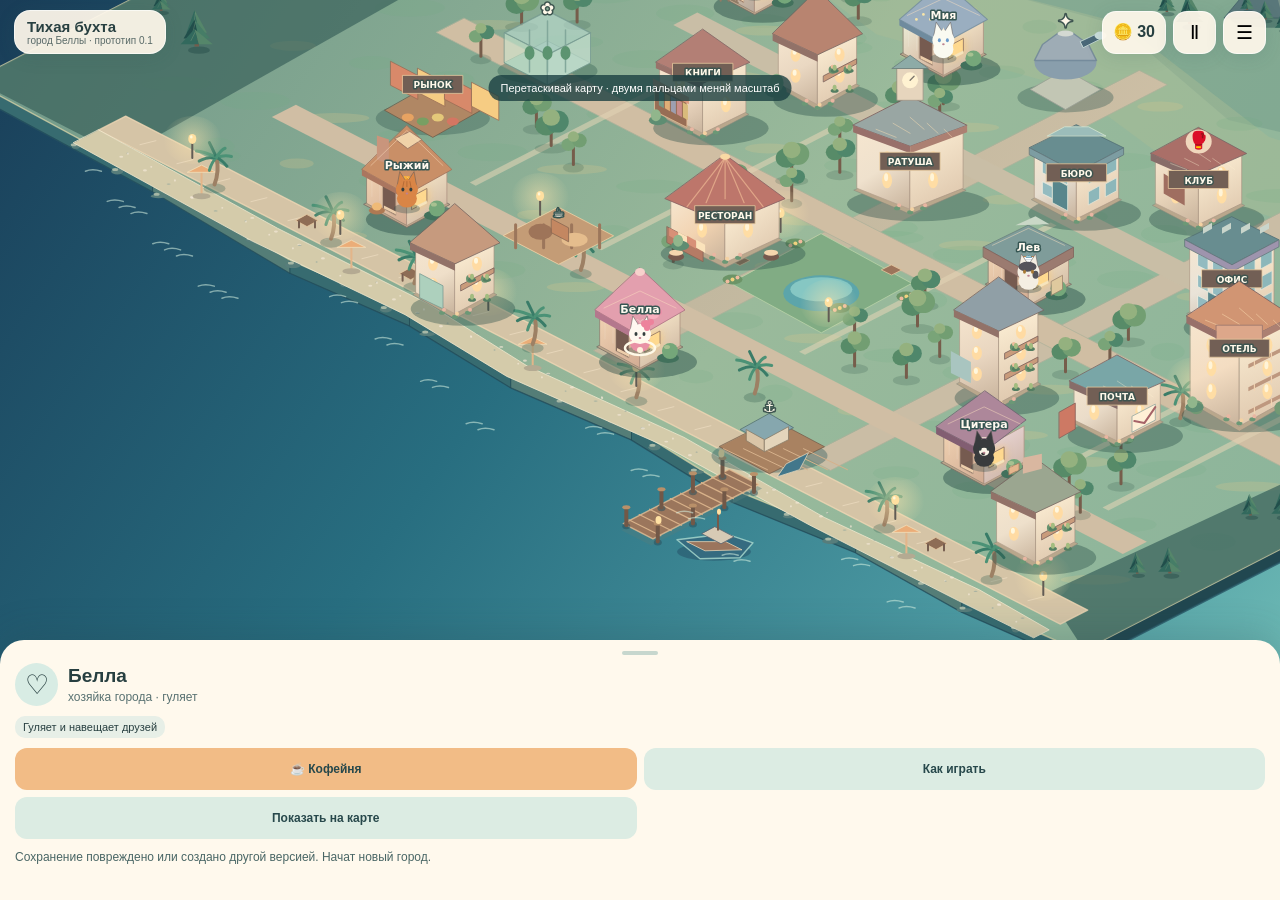
<file: docs/legacy-2d.html>
<!doctype html>
<html lang="ru">
<head>
  <meta charset="utf-8">
  <meta name="viewport" content="width=device-width,initial-scale=1,maximum-scale=1,viewport-fit=cover">
  <meta name="theme-color" content="#2c5a60">
  <title>Тихая бухта · город Беллы</title>
  <style>
    :root { color-scheme: light; font-family: ui-rounded, -apple-system, BlinkMacSystemFont, "Segoe UI", sans-serif; color:#273f40; background:#b6d8d0; }
    * { box-sizing:border-box; }
    html { margin:0; width:100%; height:100%; overflow:hidden; overscroll-behavior:none; }
    body { margin:0; position:fixed; top:0; left:0; width:var(--screen-w,100vw); height:var(--screen-h,100dvh); overflow:hidden; overscroll-behavior:none; touch-action:none; }
    button { font:inherit; cursor:pointer; touch-action:manipulation; }
    #world { position:absolute; inset:0; width:100%; height:100%; touch-action:none; background:linear-gradient(#9fd0cc,#b8d9ca 70%); }
    .top { position:absolute; z-index:2; top:0; left:0; right:0; padding:calc(env(safe-area-inset-top) + 10px) 14px 8px; display:flex; align-items:center; justify-content:space-between; gap:8px; pointer-events:none; }
    .brand,.money,.icon { box-shadow:0 3px 18px #315b5a25; border:1px solid #fff9; background:#fff8ebed; }
    .brand { padding:7px 12px; border-radius:16px; min-width:0; }
    .brand strong { display:block; font-size:15px; white-space:nowrap; }
    .brand small { display:block; font-size:10px; opacity:.75; }
    .topRight { display:flex; gap:7px; pointer-events:auto; }
    .money { padding:10px; border-radius:14px; font-weight:800; white-space:nowrap; }
    .icon { width:43px; height:43px; border-radius:14px; border-color:#fff9; font-size:19px; }
    .hint { position:absolute; z-index:2; top:calc(env(safe-area-inset-top) + 75px); left:50%; transform:translateX(-50%); text-align:center; background:#193e40c8; color:white; border-radius:22px; padding:7px 12px; font-size:11px; white-space:nowrap; pointer-events:none; }
    .sheet { position:absolute; z-index:3; bottom:0; left:0; right:0; height:min(31%,260px); overflow:auto; touch-action:pan-y; overscroll-behavior:contain; padding:11px 15px calc(env(safe-area-inset-bottom) + 12px); background:#fff9ed; border-radius:24px 24px 0 0; box-shadow:0 -8px 35px #22444532; }
    .grab { width:36px; height:4px; border-radius:4px; background:#c7d7ce; margin:0 auto 8px; }
    .row { display:flex; gap:10px; align-items:center; }
    .avatar { width:43px; height:43px; flex:none; border-radius:50%; background:#d8ece4; display:grid; place-items:center; font-size:27px; }
    h1 { margin:0; font-size:19px; line-height:1.2; }
    .sub { margin:3px 0 0; color:#587171; font-size:12px; }
    .stats { display:flex; gap:6px; flex-wrap:wrap; margin:10px 0; }
    .stat { border-radius:10px; padding:5px 8px; background:#e7efe7; font-size:11px; }
    .actions { display:grid; grid-template-columns:repeat(2,minmax(0,1fr)); gap:7px; }
    .action { min-height:42px; padding:8px; border:0; border-radius:12px; background:#dcece3; color:#27484b; font-size:12px; font-weight:700; }
    .action.primary { background:#f2bc86; }
    .action:disabled { opacity:.45; }
    #message { min-height:32px; margin:10px 0 0; color:#496665; font-size:12px; line-height:1.35; }
    .overlay { position:absolute; inset:0; z-index:5; background:#173a3eb5; display:grid; place-items:center; padding:18px; }
    .overlay[hidden] { display:none; }
    .dialog { width:min(100%,380px); max-height:85svh; overflow:auto; border-radius:23px; padding:20px; background:#fff9ed; box-shadow:0 16px 50px #102c2c66; }
    .dialog h2 { margin:0 0 8px; font-size:21px; }
    .dialog p { line-height:1.45; font-size:13px; }
    .dialog button { display:block; width:100%; padding:13px; margin-top:8px; border:0; border-radius:12px; background:#dcece3; color:#27484b; font-weight:700; }
    .dialog button:first-of-type { background:#f2bc86; }
    .dialog small { color:#647979; }
    #file { display:none; }
  </style>
</head>
<body>
  <canvas id="world" aria-label="Карта города Тихая бухта"></canvas>
  <header class="top">
    <div class="brand"><strong>Тихая бухта</strong><small>город Беллы · прототип 0.1</small></div>
    <div class="topRight"><div class="money" id="money">🪙 0</div><button class="icon" id="pause" aria-label="Пауза">Ⅱ</button><button class="icon" id="settings" aria-label="Сохранения и помощь">☰</button></div>
  </header>
  <div class="hint">Перетаскивай карту · двумя пальцами меняй масштаб</div>
  <section class="sheet" id="sheet"><div class="grab"></div><div id="details"></div><p id="message" role="status" aria-live="polite"></p></section>
  <div class="overlay" id="overlay" hidden><div class="dialog" id="dialog"></div></div>
  <input id="file" type="file" accept="application/json,.json">
  <script>
  (() => {
    'use strict';
    const FORMAT=4, DB='quiet-bay-save', KEY='city';
    const cafeSite={id:'cafe',name:'Кофейня',home:[5,11.2],roof:'#c98165'};
    const scenicSites=[
      {id:'bookshop',name:'Книги',home:[3.7,6],roof:'#b37f75',wall:'#f1dcc5',floors:2},
      {id:'observatory',name:'Обсерватория',home:[8,.5],roof:'#7a91ad',wall:'#e8e4d9',floors:2},
      {id:'club',name:'Клуб',home:[12.8,1.7],roof:'#aa6f68',wall:'#e7d3b9',floors:2},
      {id:'hotel',name:'Отель',home:[18.5,6.3],roof:'#d19573',wall:'#f4ddc2',floors:3},
      {id:'post',name:'Почта',home:[17.4,8.5],roof:'#79a6a7',wall:'#eadcc9',floors:2},
      {id:'market',name:'Рынок',home:[0,9.6],roof:'#e6a460',wall:'#e8d1ad',floors:1},
      {id:'townhall',name:'Ратуша',home:[8.5,5.2],roof:'#99a6a3',wall:'#efe1cd',floors:2},
      {id:'marina',name:'Лодочная',home:[13.4,13.9],roof:'#7da6b1',wall:'#d6c4a7',floors:1},
      {id:'greenhouse',name:'Оранжерея',home:[.3,6.8],roof:'#8aab94',wall:'#d7e5d2',floors:1},
      {id:'restaurant',name:'Ресторан',home:[7.3,9],roof:'#b16f67',wall:'#f2d3b1',floors:2},
      {id:'office_west',name:'Офис',home:[11,3.2],roof:'#7d9da2',wall:'#e7ded1',floors:2},
      {id:'office_east',name:'Офис',home:[16.1,4.1],roof:'#9e94ad',wall:'#e9e3d8',floors:3},
      {id:'residence_hill',name:'Жилой дом',home:[4.5,3.7],roof:'#b88470',wall:'#ead8c2',floors:2},
      {id:'residence_east',name:'Жилой дом',home:[14.8,9.1],roof:'#909fa6',wall:'#e9d6c0',floors:3},
      {id:'residence_coast',name:'Жилой дом',home:[5.1,14.1],roof:'#c69a7e',wall:'#efdfc9',floors:2},
      {id:'residence_far',name:'Жилой дом',home:[19.5,12.8],roof:'#9ba690',wall:'#eee0cb',floors:2}
    ];
    const defs=[
      {id:'kent',name:'Кент',job:'боксёр',color:'#8e9290',roof:'#9c6d61',home:[1.2,2.1],work:[12.8,1.7],face:'tabby',symbol:'🥊'},
      {id:'mia',name:'Мия',job:'провидица',color:'#fafaf1',roof:'#8c9bb4',home:[5.4,1.2],work:[8,.5],face:'mia',symbol:'✦'},
      {id:'lev',name:'Лев',job:'администратор',color:'#f4eee2',roof:'#9b8167',home:[12.6,6.1],work:[8.5,5.2],face:'lev',symbol:'📋'},
      {id:'citera',name:'Цитера',job:'курьер',color:'#383b3d',roof:'#b08791',home:[16.7,11.4],work:[17.4,8.5],face:'citera',symbol:'✉'},
      {id:'ryzhiy',name:'Рыжий',job:'пекарь',color:'#d98546',roof:'#d2946a',home:[2.1,12.4],work:[5,11.2],face:'ryzhiy',symbol:'🥐'},
      {id:'bella',name:'Белла',job:'хозяйка города',color:'#fff8f0',roof:'#e8a0ae',home:[9,13],work:[8.3,8.2],face:'bella',symbol:'♡'}
    ];
    const byId=Object.fromEntries(defs.map(d=>[d.id,d]));
    const activities={work:'работает',rest:'отдыхает',eat:'ест',play:'играет',walk:'гуляет'};
    const canvas=document.getElementById('world'), terrainCanvas=document.createElement('canvas');
    let ctx=canvas.getContext('2d'), terrainStamp='';
    const details=document.getElementById('details'), msg=document.getElementById('message');
    const overlay=document.getElementById('overlay'), dialog=document.getElementById('dialog');
    let db, city, selected='bella', view={x:0,y:-120,zoom:1}, pointers=new Map(), gesture=null;
    let lastFrame=performance.now(), saveTimer=0, dirty=false, time=0;
    function initial(){return {version:FORMAT,coins:30,paused:false,savedAt:Date.now(),coffee:{built:false,plan:false,delivery:false,recipe:false,style:null,orders:0},cats:defs.map(d=>({id:d.id,x:d.home[0],y:d.home[1],target:[...d.home],activity:d.id==='bella'?'walk':'work',hunger:80,energy:80,mood:75,xp:0,level:1,phase:0,upgrades:{bed:0,bowl:0,toy:0}}))};}
    function clamp(v,min,max){return Math.max(min,Math.min(max,v));}
    function valid(s){return s&&[1,2,3,FORMAT].includes(s.version)&&Number.isFinite(s.coins)&&s.coins>=0&&Array.isArray(s.cats)&&s.cats.length===defs.length&&defs.every(d=>{let c=s.cats.find(x=>x.id===d.id);return c&&[c.x,c.y,c.hunger,c.energy,c.mood,c.xp,c.level].every(Number.isFinite)&&c.upgrades&&['bed','bowl','toy'].every(k=>Number.isInteger(c.upgrades[k])&&c.upgrades[k]>=0&&c.upgrades[k]<=3);});}
    function sanitize(s){let out=initial();out.coins=clamp(Math.floor(s.coins),0,10000000);out.paused=!!s.paused;out.savedAt=Number.isFinite(s.savedAt)?s.savedAt:Date.now();if(s.version>=2&&s.coffee&&typeof s.coffee==='object'){let v=s.coffee;out.coffee={built:!!v.built,plan:!!v.plan,delivery:!!v.delivery,recipe:!!v.recipe,style:['coral','mint','blue'].includes(v.style)?v.style:null,orders:clamp(Number.isFinite(v.orders)?Math.floor(v.orders):0,0,100000)};}out.cats=defs.map(d=>{let v=s.cats.find(x=>x.id===d.id),c=out.cats.find(x=>x.id===d.id);return {...c,x:s.version<FORMAT?d.home[0]:clamp(v.x,0,20.5),y:s.version<FORMAT?d.home[1]:clamp(v.y,0,15),target:s.version<FORMAT?[...d.home]:Array.isArray(v.target)&&v.target.length===2&&v.target.every(Number.isFinite)?v.target.map(z=>clamp(z,0,20.5)):[...d.home],activity:Object.hasOwn(activities,v.activity)?v.activity:'walk',hunger:clamp(v.hunger,0,100),energy:clamp(v.energy,0,100),mood:clamp(v.mood,0,100),xp:clamp(v.xp,0,1000000),level:clamp(Math.floor(v.level),1,100),phase:clamp(Number(v.phase)||0,0,30),upgrades:{bed:v.upgrades.bed,bowl:v.upgrades.bowl,toy:v.upgrades.toy}};});return out;}
    async function openDB(){return new Promise((resolve,reject)=>{let r=indexedDB.open(DB,1);r.onupgradeneeded=()=>r.result.createObjectStore('saves');r.onsuccess=()=>resolve(r.result);r.onerror=()=>reject(r.error);});}
    function read(key){return new Promise((resolve,reject)=>{let t=db.transaction('saves','readonly'),r=t.objectStore('saves').get(key);r.onsuccess=()=>resolve(r.result);r.onerror=()=>reject(r.error);});}
    function write(){if(!db||!city)return Promise.resolve();city.savedAt=Date.now();let snapshot=JSON.parse(JSON.stringify(city));dirty=false;return new Promise((resolve,reject)=>{let t=db.transaction('saves','readwrite'),s=t.objectStore('saves');s.get(KEY).onsuccess=e=>{if(e.target.result)s.put(e.target.result,'previous');s.put(snapshot,KEY);};t.oncomplete=resolve;t.onerror=()=>{dirty=true;reject(t.error);};});}
    function changed(){dirty=true;renderUI();clearTimeout(saveTimer);saveTimer=setTimeout(()=>write().catch(()=>notice('Не удалось сохранить. Экспортируй копию через ☰.')),900);}
    function notice(t){msg.textContent=t;}
    function cat(id){return city.cats.find(c=>c.id===id);}
    function targetFor(c,a){let d=byId[c.id];if(a==='rest'||a==='eat')return [...d.home];if(a==='work')return [...d.work];if(a==='play')return [5.7,5.1];return [2+Math.random()*16,2+Math.random()*11];}
    function assign(c,a,announce=true){c.activity=a;c.target=targetFor(c,a);c.phase=0;if(announce){notice(`${byId[c.id].name}: ${activities[a]}. ${a==='work'?'Заработает монеты и опыт после работы.':a==='rest'?'Восстановит бодрость дома.':a==='eat'?'Восполнит сытость дома.':a==='play'?'Поднимет настроение.':'Идёт на прогулку.'}`);changed();}}
    function auto(c){if(c.id==='bella')return;if(c.hunger<30)assign(c,'eat',false);else if(c.energy<24)assign(c,'rest',false);else if(c.mood<25)assign(c,'play',false);else {let a=Math.random();assign(c,a<.62?'work':a<.83?'walk':'play',false);}dirty=true;}
    function simulate(dt){if(city.paused)return;time+=dt;for(let c of city.cats){let dx=c.target[0]-c.x,dy=c.target[1]-c.y,dist=Math.hypot(dx,dy);if(dist>.03){let step=Math.min(dist,dt*(c.id==='citera'?.42:.30));c.x+=dx/dist*step;c.y+=dy/dist*step;continue;}c.phase+=dt;if(c.id==='bella'){if(c.phase>7)assign(c,'walk',false);continue;}c.hunger=clamp(c.hunger-dt*.18,0,100);c.energy=clamp(c.energy-dt*(c.activity==='rest'?-1.5:.16),0,100);if(c.activity==='eat'){c.hunger=clamp(c.hunger+dt*(1.7+c.upgrades.bowl*.6),0,100);if(c.phase>9)auto(c);}else if(c.activity==='rest'){if(c.phase>12||c.energy>=95)auto(c);}else if(c.activity==='play'){c.mood=clamp(c.mood+dt*(1.5+c.upgrades.toy*.5),0,100);if(c.phase>10)auto(c);}else if(c.activity==='work'){if(c.phase>11){let reward=5+c.level+Math.floor(c.mood/40);city.coins+=reward;c.xp+=4;c.mood=clamp(c.mood-2,0,100);if(c.xp>=c.level*18){c.xp-=c.level*18;c.level++;notice(`${byId[c.id].name} достиг${['mia','citera'].includes(c.id)?'ла':''} уровня ${c.level}!`);}else if(selected===c.id)notice(`${byId[c.id].name} заработал ${reward} монет и 4 опыта.`);auto(c);renderUI();}}else if(c.phase>8){c.mood=clamp(c.mood+5,0,100);auto(c);}}}
    function offline(){let elapsed=clamp((Date.now()-city.savedAt)/1000,0,4*3600);let blocks=Math.min(24,Math.floor(elapsed/600));if(!blocks)return;let gain=city.paused?0:blocks*city.cats.filter(c=>c.id!=='bella').length*3;city.coins+=gain;notice(gain?`Пока тебя не было, жители принесли ${gain} монет. Начислено не больше чем за 4 часа.`:'Город был на паузе.');dirty=true;}
    function homeCost(c,k){return {bed:20,bowl:15,toy:18}[k]*(c.upgrades[k]+1);}
    function improve(k){let c=cat(selected),cost=homeCost(c,k);if(city.coins<cost){notice(`Нужно ещё ${cost-city.coins} монет.`);return;}city.coins-=cost;c.upgrades[k]++;let names={bed:'Кровать',bowl:'Миска',toy:'Игрушки'};notice(`${byId[c.id].name}: ${names[k].toLowerCase()}, уровень ${c.upgrades[k]}. ${k==='bed'?'Отдых теперь быстрее.':k==='bowl'?'Еда восполняется быстрее.':'Игра лучше поднимает настроение.'}`);changed();}
    function cafeReady(){let c=city.coffee;return c.plan&&c.delivery&&c.recipe&&c.style;}
    function renderCafe(){let c=city.coffee,done=[c.plan,c.delivery,c.recipe,!!c.style].filter(Boolean).length;details.innerHTML=`<div class="row"><div class="avatar">☕</div><div><h1>Кофейня Рыжего</h1><p class="sub">${c.built?'Открыта · заказов выполнено: '+c.orders:'Подготовка к открытию · '+done+'/4 поручений'}</p></div></div><div class="stats"><span class="stat">${c.built?'Рыжий печёт, Цитера доставляет, Лев организует':'Общая цель города'}</span>${c.style?'<span class="stat">Оформление: '+({coral:'коралловое',mint:'мятное',blue:'морское'}[c.style])+'</span>':''}</div><div class="actions">${c.built?`<button class="action primary" data-cafe="order">Выполнить заказ · +8 🪙</button><button class="action" data-cafe="focus">Показать кофейню</button>`:`<button class="action" data-cafe="plan" ${c.plan?'disabled':''}>📋 План Льва ${c.plan?'✓':''}</button><button class="action" data-cafe="delivery" ${c.delivery?'disabled':''}>✉ Доставка Цитеры ${c.delivery?'✓':''}</button><button class="action" data-cafe="recipe" ${c.recipe?'disabled':''}>🥐 Рецепт Рыжего ${c.recipe?'✓':''}</button><button class="action" data-cafe="style">🎨 Оформление ${c.style?'✓':''}</button><button class="action primary" data-cafe="build" ${!cafeReady()||city.coins<80?'disabled':''}>Открыть · 80 🪙</button><button class="action" data-cafe="focus">Показать на карте</button>`}</div>`;}
    function coffeeAction(a){let c=city.coffee;if(a==='focus'){let p=iso(...cafeSite.home);view.x=-p[0]*view.zoom;view.y=-p[1]*view.zoom-30;return;}if(a==='plan'&&!c.plan){c.plan=true;cat('lev').xp+=6;notice('Лев составил план открытия. Осталось организовать доставку, рецепт и оформление.');changed();return;}if(a==='delivery'&&!c.delivery)show('<h2>Посылка Цитеры</h2><p>Оборудование ждёт у пирса. Куда его везти для кофейни?</p><button data-quest="delivery" data-answer="yes">С пирса к кофейне</button><button data-quest="delivery" data-answer="no">Из парка к дому Кента</button><button data-close>Позже</button>');if(a==='recipe'&&!c.recipe)show('<h2>Первый рецепт Рыжего</h2><p>Нужна сладкая булочка к открытию. Что добавим в тесто?</p><button data-quest="recipe" data-answer="yes">Корицу и немного сахара</button><button data-quest="recipe" data-answer="no">Соль и морскую воду</button><button data-close>Позже</button>');if(a==='style')show('<h2>Белла выбирает оформление</h2><p>Цвет крыши и вывески будет виден на карте.</p><button data-style="coral">Коралловое</button><button data-style="mint">Мятное</button><button data-style="blue">Морское</button><button data-close>Позже</button>');if(a==='build'){if(!cafeReady()||city.coins<80)return;city.coins-=80;c.built=true;notice('Кофейня открыта! Коснись её снова, чтобы выполнять заказы посетителей.');changed();}if(a==='order'&&c.built){let names=['Булочка с корицей','Ягодный чай','Какао'],n=c.orders%3;show(`<h2>Заказ посетителя</h2><p>Гость просит: <b>${names[n]}</b>. Что подать?</p>${names.map((name,i)=>`<button data-order="${i}">${name}</button>`).join('')}<button data-close>Позже</button>`);}}
    function renderUI(){if(!city)return;document.getElementById('money').textContent=`🪙 ${city.coins}`;document.getElementById('pause').textContent=city.paused?'▶':'Ⅱ';if(selected==='cafe'){renderCafe();return;}let c=cat(selected),d=byId[selected];let bella=c.id==='bella';details.innerHTML=`<div class="row"><div class="avatar">${d.symbol}</div><div><h1>${d.name} <span style="font-size:12px;font-weight:400">${bella?'':`· уровень ${c.level}`}</span></h1><p class="sub">${d.job} · ${activities[c.activity]}</p></div></div><div class="stats">${bella?'<span class="stat">Гуляет и навещает друзей</span>':`<span class="stat">🥣 ${Math.round(c.hunger)}%</span><span class="stat">💤 ${Math.round(c.energy)}%</span><span class="stat">♡ ${Math.round(c.mood)}%</span><span class="stat">✦ ${Math.floor(c.xp)}/${c.level*18} опыта</span>`}</div><div class="actions">${bella?'<button class="action primary" data-action="cafe">☕ Кофейня</button><button class="action" data-action="guide">Как играть</button><button class="action" data-action="focus">Показать на карте</button>':`<button class="action primary" data-action="work">Работать · +монеты</button><button class="action" data-action="rest">Отдыхать · +бодрость</button><button class="action" data-action="eat">Кормить · +сытость</button><button class="action" data-action="play">Играть · +настроение</button><button class="action" data-action="walk">Гулять</button><button class="action" data-action="focus">Показать на карте</button><button class="action" data-upgrade="bed" ${c.upgrades.bed>=3?'disabled':''}>🛏 Кровать ${c.upgrades.bed}/3 · ${homeCost(c,'bed')} 🪙</button><button class="action" data-upgrade="bowl" ${c.upgrades.bowl>=3?'disabled':''}>🥣 Миска ${c.upgrades.bowl}/3 · ${homeCost(c,'bowl')} 🪙</button><button class="action" data-upgrade="toy" ${c.upgrades.toy>=3?'disabled':''}>🧶 Игрушки ${c.upgrades.toy}/3 · ${homeCost(c,'toy')} 🪙</button>`}</div>`;}
    details.addEventListener('click',e=>{let b=e.target.closest('button');if(!b)return;if(b.dataset.cafe){coffeeAction(b.dataset.cafe);return;}if(b.dataset.action==='cafe'){selected='cafe';renderUI();notice('Помоги жителям открыть кофейню.');return;}if(b.dataset.action==='guide')showGuide();else if(b.dataset.action==='focus'){let c=cat(selected);view.x=-iso(c.x,c.y)[0]*view.zoom;view.y=-iso(c.x,c.y)[1]*view.zoom-30;}else if(b.dataset.action)assign(cat(selected),b.dataset.action);else if(b.dataset.upgrade)improve(b.dataset.upgrade);});
    function close(){overlay.hidden=true;}
    function show(html){dialog.innerHTML=html;overlay.hidden=false;}
    function showGuide(){show(`<h2>Добро пожаловать в бухту</h2><p>Коснись кота или домика, чтобы выбрать жителя. Коты сами работают, едят и отдыхают. Назначай им занятия, помогай с настроением и трать общие монеты на предметы для дома.</p><p>Перетаскивай город одним пальцем и меняй масштаб двумя. Пауза остановит время. Прогресс хранится в Safari на этом устройстве.</p><p>Коснись площадки кофейни или кнопки в панели Беллы: выполни поручения, выбери оформление и открой её за городские монеты.</p><button data-close>Играть</button>`);}
    document.getElementById('settings').onclick=()=>show(`<h2>Город и сохранение</h2><p>Игра сохраняется автоматически в Safari. Для переноса на другое устройство экспортируй файл JSON и импортируй его там.</p><button id="export">Экспортировать сохранение</button><button id="import">Импортировать файл</button><button id="restore">Вернуть предыдущую копию</button><button id="help">Как играть</button><button data-close>Закрыть</button><small>Не очищай данные Safari до экспорта. Формат сохранения: ${FORMAT}.</small>`);
    document.getElementById('pause').onclick=()=>{city.paused=!city.paused;notice(city.paused?'Город на паузе.':'Город снова живёт.');changed();};
    dialog.onclick=async e=>{let t=e.target,c=city.coffee;if(t.dataset.quest){if(t.dataset.answer!=='yes'){dialog.querySelector('p').textContent='Этот вариант не подходит. Попробуй ещё раз.';return;}c[t.dataset.quest]=true;cat(t.dataset.quest==='recipe'?'ryzhiy':'citera').xp+=6;close();notice(t.dataset.quest==='recipe'?'Рыжий придумал первую булочку.':'Цитера доставила оборудование к кофейне.');changed();return;}if(t.dataset.style){c.style=t.dataset.style;close();notice('Белла выбрала оформление кофейни. Цвет крыши появится после открытия.');changed();return;}if(t.dataset.order!==undefined){if(Number(t.dataset.order)!==c.orders%3){dialog.querySelector('p').textContent='Это другой заказ. Гость подождёт, попробуй ещё раз.';return;}c.orders++;city.coins+=8;cat('ryzhiy').xp+=3;close();notice(`Заказ выполнен! +8 монет. Всего заказов: ${c.orders}.`);changed();return;}let id=t.id;if(e.target.hasAttribute('data-close'))close();if(id==='help')showGuide();if(id==='import')document.getElementById('file').click();if(id==='export'){await write().catch(()=>{});let blob=new Blob([JSON.stringify(city,null,2)],{type:'application/json'}),url=URL.createObjectURL(blob),a=document.createElement('a');a.href=url;a.download='tihaya-buhta-save.json';a.click();setTimeout(()=>URL.revokeObjectURL(url),60000);close();notice('Копия сохранения загружена. Сохрани файл в «Файлы».');}if(id==='restore'){let prev=await read('previous').catch(()=>null);if(!prev||!valid(prev)){notice('Предыдущей исправной копии пока нет.');close();return;}if(confirm('Заменить текущий город предыдущей копией?')){city=sanitize(prev);city.savedAt=Date.now();changed();notice('Предыдущая копия восстановлена.');}close();}};
    document.getElementById('file').onchange=async e=>{let f=e.target.files[0];e.target.value='';if(!f)return;if(f.size>200000){notice('Файл слишком большой.');close();return;}try{let data=JSON.parse(await f.text());if(!valid(data))throw Error('Неверный формат или версия файла.');if(!confirm('Заменить текущий город содержимым этого файла?'))return;city=sanitize(data);city.savedAt=Date.now();changed();close();notice('Город восстановлен из файла.');}catch(err){close();notice(`Не удалось импортировать: ${err.message}`);}};
    function iso(x,y){return {0:(x-y)*37,1:(x+y)*19};}
    function point(x,y){let p=iso(x,y);return [canvas.width/2+view.x+p[0]*view.zoom,canvas.height*.45+view.y+p[1]*view.zoom];}
    function path(points,fill,stroke,width=1){ctx.lineJoin='round';ctx.lineCap='round';ctx.beginPath();ctx.moveTo(...points[0]);for(let i=1;i<points.length;i++)ctx.lineTo(...points[i]);ctx.closePath();if(fill){ctx.fillStyle=fill;ctx.fill();}if(stroke){ctx.strokeStyle=stroke;ctx.lineWidth=width;ctx.globalAlpha=.78;ctx.stroke();ctx.globalAlpha=1;}}
    function diamond(x,y,w,h,fill,stroke){let [sx,sy]=point(x,y);path([[sx,sy-h/2],[sx+w/2,sy],[sx,sy+h/2],[sx-w/2,sy]],fill,stroke,1);}
    function ellipse(x,y,rx,ry,color){ctx.beginPath();ctx.ellipse(x,y,rx,ry,0,0,Math.PI*2);ctx.fillStyle=color;ctx.fill();}
    function worldPath(points,fill,stroke,width=1){path(points.map(p=>point(p[0],p[1])),fill,stroke,width);}
    function tint(x1,y1,x2,y2,colors){let g=ctx.createLinearGradient(x1,y1,x2,y2);for(let i=0;i<colors.length;i++)g.addColorStop(i/(colors.length-1),colors[i]);return g;}
    function pine(wx,wy,scale=1){let [x,y]=point(wx,wy),z=view.zoom*scale;
      ellipse(x+3*z,y+6*z,15*z,5*z,'#183e3c58');
      path([[x-3*z,y+1*z],[x+3*z,y+1*z],[x+3*z,y-24*z],[x-3*z,y-24*z]],'#745c4c');
      for(let j=0;j<3;j++){let top=y-(49-j*13)*z,base=y-(18-j*8)*z,r=(11+j*4)*z;
        path([[x-3*z,top],[x-r-3*z,base],[x+3*z,base]],j%2?'#214e4b':'#32695d');
        path([[x-3*z,top],[x+3*z,base],[x+r+3*z,base]],j%2?'#467d67':'#55866a');
        ctx.strokeStyle='#a1b49080';ctx.lineWidth=.75*z;ctx.beginPath();ctx.moveTo(x-2*z,top+4*z);ctx.lineTo(x-r*.42,base-5*z);ctx.stroke();
      }
    }
    function ridge(wx,wy,scale=1){let [x,y]=point(wx,wy),z=view.zoom*scale;
      ellipse(x,y+5*z,63*z,12*z,'#234a4d72');
      path([[x-72*z,y+3*z],[x-10*z,y-71*z],[x+58*z,y+3*z]],'#59777a','#324f5b',z);
      path([[x-10*z,y-71*z],[x+58*z,y+3*z],[x+7*z,y-5*z]],'#78928a');
      path([[x-10*z,y-71*z],[x-29*z,y-46*z],[x-17*z,y-42*z],[x-7*z,y-49*z],[x+5*z,y-30*z],[x+13*z,y-40*z]],'#d7d9c3');
      path([[x-10*z,y-71*z],[x+5*z,y-30*z],[x+13*z,y-40*z],[x+22*z,y-33*z]],'#aabeb4');
      for(let i=0;i<3;i++)pine(wx-.55+i*.5,wy+.23,scale*(.45+i*.07));
    }
    function drawHouse(d){let [x,y]=point(...d.home),z=view.zoom,w=40*z,h=22*z,rise=36*z;
      // A toy-sized building has its own foundation, shaded side walls and thick tiled roof.
      ellipse(x+8*z,y+16*z,49*z,16*z,'#1b3e3d67');
      path([[x-43*z,y+1*z],[x,y+24*z],[x+43*z,y+1*z],[x,y-22*z]],'#baa68a','#756b65',z);
      let west=tint(x-42*z,y-35*z,x+4*z,y+22*z,[d.id==='mia'?'#eef0db':'#f2d5b4',d.id==='kent'?'#b3a79c':'#d0aa92']);
      let east=tint(x,y-34*z,x+42*z,y+23*z,[d.id==='citera'?'#f0dce0':'#fff0d1','#c5ad99']);
      path([[x-w,y],[x,y+h],[x,y+h-rise],[x-w,y-rise]],west,'#978475',z);
      path([[x,y+h],[x+w,y],[x+w,y-rise],[x,y+h-rise]],east,'#ad9382',z);
      for(let i=0;i<3;i++){ctx.strokeStyle='#ffffff22';ctx.lineWidth=z;ctx.beginPath();ctx.moveTo(x-35*z+i*8*z,y-7*z+i*4*z);ctx.lineTo(x-35*z+i*8*z,y-30*z+i*4*z);ctx.stroke();}
      ctx.shadowColor='#f8c876';ctx.shadowBlur=9*z;
      path([[x+5*z,y+6*z],[x+20*z,y-2*z],[x+20*z,y-15*z],[x+5*z,y-7*z]],'#ffdb92','#886e61',z);
      ctx.shadowBlur=0;
      path([[x+10*z,y+5*z],[x+20*z,y],[x+20*z,y-3*z],[x+10*z,y+2*z]],'#f6e4bc');
      path([[x-24*z,y+5*z],[x-11*z,y+12*z],[x-11*z,y-11*z],[x-24*z,y-18*z]],'#765b50','#baa18a',z);
      path([[x-23*z,y+5*z],[x-11*z,y+11*z],[x-11*z,y+8*z],[x-23*z,y+2*z]],'#edceab');
      if(d.id==='mia'){path([[x-44*z,y-rise+2*z],[x,y+h-rise+4*z],[x+44*z,y-rise+2*z],[x,y-h-rise-14*z]],'#9aaec0','#718b9b',1.1*z);
        path([[x-44*z,y-rise+2*z],[x,y+h-rise+4*z],[x,y+h-rise+10*z],[x-44*z,y-rise+8*z]],'#6f8b9e');
        ellipse(x,y-h-rise-12*z,6*z,4*z,'#dfeadf');
      }else if(d.id==='lev'){path([[x-45*z,y-rise],[x,y+h-rise+3*z],[x+45*z,y-rise],[x,y-h-rise]],'#7f9c9a','#667c7c',z);
        path([[x-45*z,y-rise],[x,y+h-rise+3*z],[x+45*z,y-rise],[x+45*z,y-rise+10*z],[x,y+h-rise+13*z],[x-45*z,y-rise+10*z]],'#9b7b70','#81615a',z);
        path([[x-13*z,y-h-rise],[x+7*z,y-h-rise-9*z],[x+21*z,y-h-rise-1*z]],'#cad8c7');
      }else if(d.id==='citera'){path([[x-48*z,y-rise+1*z],[x,y+h-rise+4*z],[x+42*z,y-rise-6*z],[x+1*z,y-h-rise-13*z]],'#ad879a','#705f71',z);
        path([[x-48*z,y-rise+1*z],[x,y+h-rise+4*z],[x,y+h-rise+11*z],[x-48*z,y-rise+8*z]],'#825e72');
      }else if(d.id==='ryzhiy'){path([[x-45*z,y-rise+2*z],[x,y+h-rise+5*z],[x+45*z,y-rise+2*z],[x,y-h-rise-20*z]],'#c98f67','#9e715b',z);
        path([[x-45*z,y-rise+2*z],[x,y+h-rise+5*z],[x,y+h-rise+10*z],[x-45*z,y-rise+8*z]],'#aa765f');
        path([[x-30*z,y-rise-8*z],[x-18*z,y-rise-3*z],[x-18*z,y-rise-28*z],[x-30*z,y-rise-32*z]],'#c9957c');
        path([[x-12*z,y-h-rise-7*z],[x+3*z,y-h-rise-14*z],[x+15*z,y-h-rise-6*z],[x+1*z,y-h-rise+3*z]],'#f0d2a8','#947464',z);
      }else if(d.id==='bella'){path([[x-45*z,y-rise],[x,y+h-rise+4*z],[x+45*z,y-rise],[x,y-h-rise-20*z]],'#e39fae','#a96e81',z);
        path([[x-45*z,y-rise],[x,y+h-rise+4*z],[x,y+h-rise+10*z],[x-45*z,y-rise+7*z]],'#b4778d');
        ellipse(x,y-h-rise-16*z,5*z,4*z,'#f7d1cc');
      }else{path([[x-45*z,y-rise+2*z],[x,y+h-rise+4*z],[x+45*z,y-rise+2*z],[x,y-h-rise-11*z]],d.roof,'#684f53',1.2*z);
        path([[x-45*z,y-rise+2*z],[x,y+h-rise+4*z],[x,y+h-rise+9*z],[x-45*z,y-rise+7*z]],'#6b5250');
        path([[x,y+h-rise+4*z],[x+45*z,y-rise+2*z],[x+45*z,y-rise+7*z],[x,y+h-rise+9*z]],'#7b5b55');}
      ctx.strokeStyle='#fce2c077';ctx.lineWidth=z;ctx.beginPath();ctx.moveTo(x-36*z,y-rise-2*z);ctx.lineTo(x,y-h-rise+(d.id==='ryzhiy'?-15:3)*z);ctx.lineTo(x+36*z,y-rise-2*z);ctx.stroke();
      ellipse(x+28*z,y+12*z,11*z,5*z,'#42715c');ellipse(x+30*z,y+5*z,8*z,8*z,'#75a77a');ellipse(x+27*z,y+1*z,3*z,2*z,'#a7c191');
      let mark={kent:'🥊',mia:'✦',lev:'📋',citera:'✉',ryzhiy:'🥐',bella:'♡'}[d.id]||'✦';
      ctx.font=`${14*z}px system-ui`;ctx.textAlign='center';ctx.fillStyle='#fff4dc';ctx.fillText(mark,x,y-16*z);
      if(d.id==='kent'){ctx.strokeStyle='#907b66';ctx.lineWidth=2*z;for(let i=0;i<3;i++){let q=x-34*z+i*8*z;ctx.beginPath();ctx.moveTo(q,y+10*z);ctx.lineTo(q,y-1*z);ctx.stroke();}ctx.beginPath();ctx.moveTo(x-35*z,y+3*z);ctx.lineTo(x-17*z,y+12*z);ctx.stroke();}
      if(d.id==='mia'){for(let i=0;i<3;i++)ellipse(x-27*z+i*7*z,y-34*z-(i%2)*5*z,1.4*z,1.4*z,'#f8e5a8');}
      if(d.id==='lev')path([[x+23*z,y+12*z],[x+34*z,y+6*z],[x+34*z,y-8*z],[x+23*z,y-2*z]],'#dfc99e','#9b846d',z);
      if(d.id==='citera'){path([[x+25*z,y+13*z],[x+35*z,y+8*z],[x+35*z,y+1*z],[x+25*z,y+6*z]],'#e5b68d','#a07861',z);ctx.font=`${10*z}px system-ui`;ctx.fillText('✉',x+30*z,y+10*z);}
      if(d.id==='ryzhiy'){ellipse(x-30*z,y+7*z,8*z,4*z,'#ae7953');ellipse(x-30*z,y+3*z,5*z,4*z,'#efba77');}
      if(d.id==='bella'){ellipse(x+13*z,y-31*z,6*z,4*z,'#f8b0bf');ellipse(x+19*z,y-34*z,3*z,3*z,'#ef8fa9');}
      let c=cat(d.id);if(c&&Object.values(c.upgrades).some(Boolean)){ctx.font=`${12*z}px sans-serif`;ctx.fillStyle='#fff1bd';ctx.fillText('✦',x+25*z,y-34*z);}
    }
    function drawScenic(d){let [x,y]=point(...d.home),z=view.zoom,id=d.id;
      let label=(t,yy,size=10)=>{ctx.textAlign='center';ctx.font=`bold ${size*z}px system-ui`;ctx.lineWidth=3*z;ctx.strokeStyle='#3e5550';ctx.strokeText(t,x,yy);ctx.fillStyle='#fff8e9';ctx.fillText(t,x,yy);};
      let sign=(t,yy)=>{path([[x-30*z,yy-13*z],[x+30*z,yy-13*z],[x+30*z,yy+5*z],[x-30*z,yy+5*z]],'#725f55','#e6c89d',z);label(t,yy,9);};
      if(id==='observatory'){ellipse(x,y+8*z,48*z,15*z,'#355a5260');path([[x-35*z,y],[x,y+20*z],[x+35*z,y],[x,y-20*z]],'#c2c6b4','#9b9f96',z);ellipse(x,y-27*z,31*z,17*z,'#899eac');path([[x-31*z,y-29*z],[x-23*z,y-45*z],[x-8*z,y-56*z],[x+8*z,y-56*z],[x+23*z,y-45*z],[x+31*z,y-29*z]],'#9eacb5','#6d8597',1.5*z);ellipse(x,y-56*z,8*z,3*z,'#d4d9d2');path([[x+15*z,y-48*z],[x+32*z,y-56*z],[x+36*z,y-51*z],[x+18*z,y-42*z]],'#4a6878','#cee0dc',z);ellipse(x+35*z,y-54*z,6*z,4*z,'#cbdedc');label('✦',y-63*z,17);return;}
      if(id==='market'){ellipse(x,y+8*z,57*z,17*z,'#355a5260');path([[x-48*z,y],[x,y+27*z],[x+48*z,y],[x,y-27*z]],'#b08764','#695b4a',z);for(let i=0;i<4;i++){let xx=x-42*z+i*27*z;path([[xx,y-25*z+i*7*z],[xx+27*z,y-11*z+i*7*z],[xx+27*z,y-35*z+i*7*z],[xx,y-49*z+i*7*z]],i%2?'#f6cc83':'#d8896a','#986c55',z);}for(let i=0;i<4;i++){ellipse(x-25*z+i*15*z,y+7*z+(i%2)*4*z,6*z,4*z,['#e7a362','#789f63','#e4c879','#d47662'][i]);}sign('РЫНОК',y-22*z);return;}
      if(id==='greenhouse'){ellipse(x,y+8*z,50*z,14*z,'#315e5060');path([[x-43*z,y],[x,y+22*z],[x+43*z,y],[x,y-22*z]],'#8fb6a2','#638e7b',z);path([[x-43*z,y-30*z],[x,y-8*z],[x+43*z,y-30*z],[x,y-52*z]],'#bdddd19c','#769a90',1.5*z);path([[x-43*z,y],[x,y+22*z],[x,y-8*z],[x-43*z,y-30*z]],'#cbe7d09c','#769a90',z);path([[x,y+22*z],[x+43*z,y],[x+43*z,y-30*z],[x,y-8*z]],'#d6eee196','#769a90',z);for(let i=-1;i<=1;i++){let xx=x+i*18*z;ctx.strokeStyle='#82a89b';ctx.lineWidth=1.5*z;ctx.beginPath();ctx.moveTo(xx,y-42*z+Math.abs(i)*9*z);ctx.lineTo(xx,y+9*z);ctx.stroke();ellipse(xx,y-10*z,5*z,7*z,'#5c9470');}label('✿',y-49*z,16);return;}
      if(id==='marina'){ellipse(x,y+9*z,58*z,17*z,'#2f5c5e68');path([[x-50*z,y],[x,y+27*z],[x+55*z,y],[x+4*z,y-27*z]],'#a98261','#775d4a',z);for(let i=0;i<5;i++){ctx.strokeStyle='#d6b18b';ctx.lineWidth=z;ctx.beginPath();ctx.moveTo(x-46*z+i*20*z,y+2*z);ctx.lineTo(x-2*z+i*20*z,y+23*z);ctx.stroke();}path([[x-29*z,y-17*z],[x-5*z,y-4*z],[x+24*z,y-19*z],[x,y-33*z]],'#86a7ae','#506d75',z);path([[x-23*z,y-17*z],[x-5*z,y-7*z],[x-5*z,y+5*z],[x-23*z,y-6*z]],'#dac5a7','#887b67',z);path([[x-5*z,y-7*z],[x+19*z,y-20*z],[x+19*z,y-7*z],[x-5*z,y+5*z]],'#e4d5bb','#887b67',z);path([[x+17*z,y+17*z],[x+39*z,y+6*z],[x+30*z,y+23*z],[x+8*z,y+30*z]],'#42778b','#e2d6bd',z);label('⚓',y-35*z,15);return;}
      const hotel=id==='hotel',book=id==='bookshop',post=id==='post',club=id==='club',town=id==='townhall',food=id==='restaurant',office=id.startsWith('office'),home=id.startsWith('residence');
      const w=(hotel?49:town?53:food?54:office?42:home?39:43)*z,h=(hotel?27:food?25:21)*z;
      const rise=(hotel?83:town?63:id==='office_east'?72:id==='residence_east'?72:food?39:post?39:50)*z;
      ellipse(x+8*z,y+16*z,w*1.34,17*z,'#254a4760');
      path([[x-w-3*z,y+2*z],[x,y+h+5*z],[x+w+3*z,y+2*z],[x,y-h-1*z]],'#b9a78c','#89887b',.7*z);
      let west=tint(x-w,y-rise,x,y+h,['#f6e6cf',d.wall,'#c8b39c']),east=tint(x,y-rise,x+w,y+h,['#fff2d8','#dbc3a9']);
      path([[x-w,y],[x,y+h],[x,y+h-rise],[x-w,y-rise]],west,'#b3a08d',.9*z);
      path([[x,y+h],[x+w,y],[x+w,y-rise],[x,y+h-rise]],east,'#aa9685',.9*z);
      // Facades vary with their use: arched hotel lights, glass offices and flower balconies.
      let floors=hotel?3:id==='office_east'||id==='residence_east'?3:food||post?1:2;
      for(let f=0;f<floors;f++){let yy=y-f*(hotel?23:21)*z;
        if(office){for(let col=0;col<2;col++){let lx=x-34*z+col*15*z,rx=x+12*z+col*17*z;
          path([[lx,yy-4*z+col*7*z],[lx+10*z,yy+1*z+col*7*z],[lx+10*z,yy-11*z+col*7*z],[lx,yy-16*z+col*7*z]],'#93bbc0','#ebeee0',z);
          path([[rx,yy+7*z-col*8*z],[rx+11*z,yy+1*z-col*8*z],[rx+11*z,yy-12*z-col*8*z],[rx,yy-6*z-col*8*z]],'#8cb7ba','#e4e4d5',z);
        }}
        else if(home){for(let side of [-1,1]){let wx=x+side*22*z;ellipse(wx,yy-8*z,5*z,7*z,'#ffdba3');ellipse(wx-1*z,yy-11*z,2*z,3*z,'#fff7de');}
          if(f>0){path([[x+6*z,yy+13*z],[x+39*z,yy-4*z],[x+39*z,yy+1*z],[x+6*z,yy+19*z]],'#c99b7b','#785e59',z);for(let q of [15,30]){ellipse(x+q*z,yy+7*z,4*z,4*z,'#68936e');ellipse(x+q*z,yy+4*z,2*z,2*z,'#eebd9c');}}
        }
        else{for(let side of [-1,1]){let wx=x+side*(hotel?28:23)*z;ellipse(wx,yy-8*z,5*z,8*z,'#ffdda4');ellipse(wx-1*z,yy-11*z,2*z,4*z,'#fff4d8');}
          if(hotel){path([[x+9*z,yy+11*z],[x+41*z,yy-5*z],[x+41*z,yy-1*z],[x+9*z,yy+15*z]],'#be987f');ctx.strokeStyle='#f3d4b2';ctx.lineWidth=1.1*z;ctx.beginPath();ctx.moveTo(x+15*z,yy+8*z);ctx.lineTo(x+15*z,yy+14*z);ctx.moveTo(x+32*z,yy);ctx.lineTo(x+32*z,yy+6*z);ctx.stroke();}
        }
      }
      // Each roof changes the profile of the whole building.
      if(office){path([[x-w-5*z,y-rise],[x,y+h-rise+4*z],[x+w+5*z,y-rise],[x,y-h-rise-2*z]],'#688d90','#516d74',z);
        path([[x-w-5*z,y-rise],[x,y+h-rise+4*z],[x+w+5*z,y-rise],[x+w+5*z,y-rise+7*z],[x,y+h-rise+11*z],[x-w-5*z,y-rise+7*z]],d.roof,'#60757a',z);
        if(id==='office_east'){for(let col of [-29,-10,9,28]){path([[x+col*z,y-rise-6*z],[x+(col+9)*z,y-rise-11*z],[x+(col+9)*z,y-rise-17*z],[x+col*z,y-rise-12*z]],'#c9d5cb');}}
        else{path([[x-29*z,y-rise-12*z],[x-12*z,y-rise-21*z],[x+12*z,y-rise-21*z],[x+29*z,y-rise-12*z]],'#9cbdba','#d8e7d2',z);}
      }else if(hotel||town){path([[x-w-4*z,y-rise],[x,y+h-rise],[x+w+4*z,y-rise],[x,y-h-rise-8*z]],d.roof,'#765a5c',z);
        path([[x-w-4*z,y-rise],[x,y+h-rise],[x,y+h-rise+7*z],[x-w-4*z,y-rise+7*z]],'#98706a');
        path([[x,y+h-rise],[x+w+4*z,y-rise],[x+w+4*z,y-rise+7*z],[x,y+h-rise+7*z]],'#ac8072');
        for(let k=-2;k<=2;k++){ctx.strokeStyle='#ffe1b477';ctx.lineWidth=z;ctx.beginPath();ctx.moveTo(x+k*17*z,y-rise-8*z+Math.abs(k)*6*z);ctx.lineTo(x+(k+1)*14*z,y-rise+4*z+Math.abs(k)*4*z);ctx.stroke();}
      }else if(food){path([[x-w-6*z,y-rise],[x,y+h-rise],[x+w+6*z,y-rise],[x,y-h-rise-19*z]],'#bd766b','#855e61',z);
        for(let k=-2;k<=2;k++){ctx.strokeStyle='#f8c69c95';ctx.lineWidth=1.2*z;ctx.beginPath();ctx.moveTo(x,y-h-rise-16*z);ctx.lineTo(x+k*19*z,y-rise+Math.abs(k)*4*z);ctx.stroke();}
        ellipse(x,y-h-rise-17*z,5*z,3*z,'#f9d9a4');
      }else if(post||club){path([[x-w-5*z,y-rise],[x,y+h-rise],[x+w+5*z,y-rise],[x,y-h-rise-5*z]],d.roof,'#766263',z);
        path([[x-w-5*z,y-rise],[x,y+h-rise],[x,y+h-rise+7*z],[x-w-5*z,y-rise+7*z]],'#876d69');
        for(let k=-2;k<=2;k++){ctx.strokeStyle='#fff2d15e';ctx.lineWidth=z;ctx.beginPath();ctx.moveTo(x+k*14*z,y-rise+Math.abs(k)*5*z);ctx.lineTo(x+(k+1)*12*z,y-rise+8*z+Math.abs(k)*4*z);ctx.stroke();}
      }else if(home){let peak=id==='residence_coast'?18:id==='residence_hill'?23:12;
        path([[x-w-6*z,y-rise],[x,y+h-rise],[x+w+6*z,y-rise],[x,y-h-rise-peak*z]],d.roof,'#77645f',z);
        path([[x-w-6*z,y-rise],[x,y+h-rise],[x,y+h-rise+7*z],[x-w-6*z,y-rise+7*z]],'#927268');
        if(id==='residence_far'){path([[x-13*z,y-h-rise+3*z],[x+6*z,y-h-rise-2*z],[x+6*z,y-h-rise-17*z],[x-13*z,y-h-rise-13*z]],'#d9b7a0');}
        if(id==='residence_coast'){path([[x-35*z,y+5*z],[x-12*z,y+16*z],[x-12*z,y-7*z],[x-35*z,y-19*z]],'#add0bd','#799c92',z);}
      }else{path([[x-w-4*z,y-rise],[x,y+h-rise],[x+w+4*z,y-rise],[x,y-h-rise-12*z]],d.roof,'#7e6664',z);
        path([[x-w-4*z,y-rise],[x,y+h-rise],[x,y+h-rise+6*z],[x-w-4*z,y-rise+6*z]],'#99726a');}
      if(book){path([[x-48*z,y-1*z],[x-16*z,y+15*z],[x-16*z,y-12*z],[x-48*z,y-28*z]],'#976d55','#e5bc94',z);for(let i=0;i<5;i++){let xx=x-44*z+i*6*z;path([[xx,y-7*z+i*3*z],[xx+5*z,y-4*z+i*3*z],[xx+5*z,y-19*z+i*3*z],[xx,y-22*z+i*3*z]],['#739b88','#dfae77','#9d9fb0','#ca8c89','#d9bb7b'][i]);}path([[x-50*z,y-27*z],[x-14*z,y-8*z],[x-14*z,y-15*z],[x-50*z,y-34*z]],'#df9c80');sign('КНИГИ',y-36*z);}
      if(post){path([[x+15*z,y+12*z],[x+38*z,y],[x+38*z,y-16*z],[x+15*z,y-4*z]],'#fff0d6','#94a8a1',z);ctx.strokeStyle='#a66368';ctx.lineWidth=2*z;ctx.beginPath();ctx.moveTo(x+17*z,y+1*z);ctx.lineTo(x+27*z,y+3*z);ctx.lineTo(x+38*z,y-13*z);ctx.stroke();path([[x-58*z,y+18*z],[x-42*z,y+9*z],[x-42*z,y-17*z],[x-58*z,y-8*z]],'#cd7964','#845e58',z);sign('ПОЧТА',y-20*z);}
      if(club){path([[x-35*z,y-10*z],[x-14*z,y+2*z],[x-14*z,y-17*z],[x-35*z,y-30*z]],'#9f6e60');ellipse(x,y-rise-12*z,13*z,12*z,'#f0d7bd');ctx.font=`${17*z}px system-ui`;ctx.fillStyle='#755557';ctx.textAlign='center';ctx.fillText('🥊',x,y-rise-8*z);sign('КЛУБ',y-20*z);}
      if(hotel){path([[x-23*z,y+h-rise],[x+23*z,y+h-rise],[x+23*z,y+h-rise-18*z],[x-23*z,y+h-rise-18*z]],'#dda78a','#98746d',z);ellipse(x-43*z,y+8*z,7*z,7*z,'#729974');ellipse(x+42*z,y+9*z,7*z,7*z,'#729974');sign('ОТЕЛЬ',y-47*z);}
      if(town){path([[x-13*z,y-h-rise-4*z],[x+13*z,y-h-rise-4*z],[x+13*z,y-h-rise-36*z],[x-13*z,y-h-rise-36*z]],'#e6d5bd','#9e9386',z);path([[x-18*z,y-h-rise-36*z],[x,y-h-rise-49*z],[x+18*z,y-h-rise-36*z]],'#8daba7','#697d7c',z);ellipse(x,y-h-rise-24*z,8*z,8*z,'#fff2d1');ctx.strokeStyle='#7c766d';ctx.lineWidth=1.3*z;ctx.beginPath();ctx.moveTo(x,y-h-rise-24*z);ctx.lineTo(x+4*z,y-h-rise-28*z);ctx.stroke();sign('РАТУША',y-23*z);}
      if(food){path([[x-58*z,y+5*z],[x-22*z,y+24*z],[x-22*z,y+8*z],[x-58*z,y-11*z]],'#b57b65','#856456',z);
        for(let i=0;i<4;i++){let xx=x-56*z+i*9*z;path([[xx,y-10*z+i*4*z],[xx+9*z,y-5*z+i*4*z],[xx+9*z,y+3*z+i*4*z],[xx,y-2*z+i*4*z]],i%2?'#fbe3bb':'#d89077');}
        for(let tx of [-49,46]){ellipse(x+tx*z,y+19*z,8*z,4*z,'#77594d');ellipse(x+tx*z,y+15*z,7*z,3*z,'#f5d6ae');}
        sign('РЕСТОРАН',y-19*z);
      }
      if(office){path([[x-24*z,y+5*z],[x-9*z,y+13*z],[x-9*z,y-12*z],[x-24*z,y-20*z]],'#58868c','#dde4d7',z);sign(id==='office_west'?'БЮРО':'ОФИС',y-(id==='office_east'?29:21)*z);}
      for(let i=0;i<3;i++){let xx=x+(i-1)*13*z;ellipse(xx,y+20*z+i%2*4*z,3*z,2*z,'#6b9876');ellipse(xx+2*z,y+17*z+i%2*4*z,2*z,2*z,i%2?'#f4d1a2':'#e9b6a2');}
      if(food||hotel||book){ellipse(x-45*z,y+8*z,9*z,5*z,'#5e8d72');ellipse(x-47*z,y+3*z,5*z,6*z,'#91b68c');}
      if(home){for(let f=0;f<d.floors;f++){let yy=y-f*20*z;for(let q of [17,32]){ellipse(x+q*z,yy+7*z,4*z,2*z,'#547e62');ellipse(x+q*z,yy+4*z,2*z,3*z,'#a3bc80');}}
        if(id==='residence_hill'){ellipse(x-42*z,y+7*z,11*z,7*z,'#638a73');ellipse(x-41*z,y-1*z,7*z,9*z,'#82ab80');}
        if(id==='residence_east'){path([[x-48*z,y-9*z],[x-28*z,y+1*z],[x-28*z,y-20*z],[x-48*z,y-31*z]],'#a9c5c0');}
      }
    }
    function drawCafe(){let [x,y]=point(...cafeSite.home),z=view.zoom,c=city.coffee;
      if(c.built){let roof={coral:'#c98165',mint:'#73a99d',blue:'#7c9db8'}[c.style]||'#c98165';
        ellipse(x,y+16*z,60*z,18*z,'#2d5d5060');
        path([[x-57*z,y+5*z],[x,y+35*z],[x+57*z,y+5*z],[x,y-25*z]],'#b88c65','#795f4e',z);
        for(let i=-2;i<=2;i++){let xx=x+i*19*z;ctx.strokeStyle='#ebc99e';ctx.lineWidth=z;ctx.beginPath();ctx.moveTo(xx-12*z,y+10*z+i*7*z);ctx.lineTo(xx+13*z,y+22*z+i*7*z);ctx.stroke();}
        path([[x-36*z,y],[x,y+19*z],[x,y-31*z],[x-36*z,y-50*z]],'#e4c4a2','#9a826e',z);
        path([[x,y+19*z],[x+36*z,y],[x+36*z,y-50*z],[x,y-31*z]],'#f4ddbb','#a58e73',z);
        path([[x-42*z,y-48*z],[x,y-24*z],[x+42*z,y-48*z],[x,y-72*z]],roof,'#685b5b',1.5*z);
        for(let i=-2;i<=2;i++){ctx.strokeStyle='#f5ddbc80';ctx.lineWidth=z;ctx.beginPath();ctx.moveTo(x+i*14*z,y-62*z+Math.abs(i)*5*z);ctx.lineTo(x+(i+1)*14*z,y-51*z+Math.abs(i)*5*z);ctx.stroke();}
        // Striped front awning, service window, counter and two outdoor tables.
        path([[x+2*z,y+1*z],[x+33*z,y-15*z],[x+33*z,y-32*z],[x+2*z,y-16*z]],'#f8dcaa','#9e7c60',z);
        for(let i=0;i<4;i++){let xx=x+4*z+i*7*z;path([[xx,y-13*z+i*-3.5*z],[xx+7*z,y-17*z+i*-3.5*z],[xx+7*z,y-9*z+i*-3.5*z],[xx,y-5*z+i*-3.5*z]],i%2?'#fff0d0':roof);}
        path([[x+3*z,y+2*z],[x+33*z,y-13*z],[x+33*z,y-18*z],[x+3*z,y-3*z]],'#9c694c','#f1d0a4',z);
        ctx.font=`${16*z}px system-ui`;ctx.textAlign='center';ctx.fillStyle='#fff9e8';ctx.fillText('☕',x,y-37*z);
        for(let tx of [-45,48]){ellipse(x+tx*z,y+18*z,9*z,4*z,'#644d42');ctx.strokeStyle='#72594a';ctx.lineWidth=2*z;ctx.beginPath();ctx.moveTo(x+tx*z,y+16*z);ctx.lineTo(x+tx*z,y+25*z);ctx.stroke();ellipse(x+tx*z,y+12*z,7*z,4*z,'#f4dcac');}
        for(let tx of [-35,33])ellipse(x+tx*z,y-28*z,3*z,4*z,'#ffdf9a');
        if(c.orders>=3){ctx.strokeStyle='#f6d894';ctx.lineWidth=z;ctx.beginPath();ctx.moveTo(x-39*z,y-44*z);ctx.quadraticCurveTo(x,y-58*z,x+39*z,y-44*z);ctx.stroke();for(let i=-2;i<=2;i++)ellipse(x+i*16*z,y-51*z+Math.abs(i)*3*z,2*z,2.5*z,'#ffdfab');}
      }else{diamond(cafeSite.home[0],cafeSite.home[1],110*z,57*z,'#c49c76','#f0d3a6');for(let i=0;i<4;i++){let xx=x-43*z+i*28*z;ctx.strokeStyle='#9c765b';ctx.lineWidth=3*z;ctx.beginPath();ctx.moveTo(xx,y+12*z);ctx.lineTo(xx,y-11*z);ctx.stroke();}ellipse(x-18*z,y-4*z,12*z,8*z,'#9e7459');ellipse(x+16*z,y+4*z,13*z,7*z,'#e5bd8d');path([[x-7*z,y-3*z],[x+10*z,y+6*z],[x+10*z,y-8*z],[x-7*z,y-17*z]],'#c48761','#876650',z);}
      ctx.textAlign='center';ctx.font=`bold ${Math.max(10,12*z)}px system-ui`;ctx.lineWidth=3*z;ctx.strokeStyle='#345451';ctx.strokeText(c.built?'КОФЕЙНЯ':'☕',x,y-(c.built?18:19)*z);ctx.fillStyle='#fff6e8';ctx.fillText(c.built?'КОФЕЙНЯ':'☕',x,y-(c.built?18:19)*z);
      if(selected==='cafe'){ctx.beginPath();ctx.ellipse(x,y+16*z,45*z,13*z,0,0,Math.PI*2);ctx.strokeStyle='#fff9e7';ctx.lineWidth=2.5*z;ctx.stroke();}
    }
    function drawCat(c){let d=byId[c.id],[x,y]=point(c.x,c.y),z=view.zoom, bob=Math.sin(time*4+c.x*5)*1.5*z;ellipse(x,y+5*z,13*z,5*z,'#314c4c55');y-=13*z+bob;let r=11*z;ellipse(x,y+9*z,10*z,9*z,d.id==='bella'?'#e992a5':d.color);path([[x-r*.9,y-3*z],[x-r*.65,y-18*z],[x-2*z,y-10*z]],d.color,'#625c5a',.7*z);path([[x+r*.9,y-3*z],[x+r*.65,y-18*z],[x+2*z,y-10*z]],d.color,'#625c5a',.7*z);ellipse(x,y,r,10*z,d.color);if(d.face==='lev'){ellipse(x-1*z,y-5*z,9*z,5*z,'#55545b');ellipse(x+7*z,y+3*z,3*z,4*z,'#55545b');}if(d.face==='citera'){ellipse(x,y+3*z,5*z,4*z,'#faf6e9');ellipse(x-1*z,y+5*z,2*z,1.4*z,'#343536');}if(d.face==='ryzhiy'){ctx.strokeStyle='#b66b36';ctx.lineWidth=z;for(let i=-1;i<=1;i++){ctx.beginPath();ctx.moveTo(x+i*3*z,y-8*z);ctx.lineTo(x+i*4*z,y-3*z);ctx.stroke();}}if(d.face==='tabby'){ctx.strokeStyle='#53595a';ctx.lineWidth=1.8*z;for(let i=-1;i<=1;i++){ctx.beginPath();ctx.moveTo(x+i*4*z,y-9*z);ctx.lineTo(x+i*3*z,y-4*z);ctx.stroke();}ctx.beginPath();ctx.moveTo(x+8*z,y+10*z);ctx.lineTo(x+13*z,y+7*z);ctx.lineTo(x+11*z,y+5*z);ctx.stroke();}if(d.face==='bella'){ellipse(x+6*z,y-10*z,5*z,4*z,'#ed829c');ellipse(x+11*z,y-12*z,3*z,3*z,'#ed829c');ellipse(x+7*z,y-6*z,3*z,3*z,'#ed829c');ellipse(x,y+16*z,3*z,3*z,'#fff2dc');}let eye=d.id==='mia'?'#6a9bcc':d.id==='lev'?'#a77832':'#343e3e';ellipse(x-4*z,y,1.5*z,2*z,eye);ellipse(x+4*z,y,1.5*z,2*z,eye);ellipse(x,y+4*z,1.3*z,1*z,'#bc8290');if(selected===c.id){ctx.beginPath();ctx.ellipse(x,y+14*z,15*z,7*z,0,0,Math.PI*2);ctx.strokeStyle='#fff9e7';ctx.lineWidth=2.5*z;ctx.stroke();}ctx.textAlign='center';ctx.font=`bold ${Math.max(10,11*z)}px system-ui`;ctx.lineWidth=3*z;ctx.strokeStyle='#365653';ctx.strokeText(d.name,x,y-21*z);ctx.fillStyle='#fff9ef';ctx.fillText(d.name,x,y-21*z);}
    function drawPalm(wx,wy){let [x,y]=point(wx,wy),z=view.zoom;ellipse(x,y+4*z,11*z,5*z,'#3d665653');ctx.strokeStyle='#9d8064';ctx.lineWidth=4*z;ctx.lineCap='round';ctx.beginPath();ctx.moveTo(x,y);ctx.quadraticCurveTo(x+5*z,y-13*z,x+2*z,y-27*z);ctx.stroke();for(let i=0;i<7;i++){let a=i*Math.PI*2/7,len=(17+(i%3)*3)*z;ctx.strokeStyle=i%2?'#397c68':'#4b9276';ctx.lineWidth=3*z;ctx.beginPath();ctx.moveTo(x+2*z,y-27*z);ctx.quadraticCurveTo(x+Math.cos(a)*len*.6,y-30*z+Math.sin(a)*len*.35,x+Math.cos(a)*len,y-28*z+Math.sin(a)*len*.62);ctx.stroke();}}
    function draw(){let w=canvas.width,h=canvas.height,z=view.zoom;
      let stamp=[w,h,view.x,view.y,z].join('/');
      if(terrainStamp!==stamp){
        if(terrainCanvas.width!==w||terrainCanvas.height!==h){terrainCanvas.width=w;terrainCanvas.height=h;}
        let screenContext=ctx;ctx=terrainCanvas.getContext('2d');
        try{drawTerrain(w,h,z);}finally{ctx=screenContext;}
        terrainStamp=stamp;
      }
      ctx.clearRect(0,0,w,h);ctx.drawImage(terrainCanvas,0,0);
      drawActors();
    }
    function drawTerrain(w,h,z){ctx.clearRect(0,0,w,h);
      let sea=ctx.createLinearGradient(0,0,w,h);sea.addColorStop(0,'#193d58');sea.addColorStop(.4,'#286e80');sea.addColorStop(.75,'#4e9ca4');sea.addColorStop(1,'#7bc6bb');ctx.fillStyle=sea;ctx.fillRect(0,0,w,h);
      // The southern edge is a curved Black Sea shore; land continues beyond the northern map.
      let coast=[[-7,-7],[23,-7],[23,15.08],[20,15.31],[17,15.18],[14,15.52],[11,15.24],[8,15.5],[5,15.24],[2,15.47],[-2,15.18],[-7,15.05]];
      let edge=coast.map(p=>point(...p));let drop=13*z;
      path([...edge.map(([x,y])=>[x,y+drop])], '#214750','#275463',2*z);
      for(let i=2;i<edge.length-1;i++){let a=edge[i],b=edge[i+1];path([a,b,[b[0],b[1]+drop],[a[0],a[1]+drop]],i%3?'#376b70':'#547d77','#1e4653',.65*z);}
      worldPath(coast,tint(0,0,w,h,['#709889','#9aba9b','#88b39b']),'#d9d6ab',1.5*z);
      worldPath([[-7,-6],[23,-6],[23,-2],[19,-1.2],[15,-2.4],[11,-.9],[7,-1.9],[3,-.7],[-2,-1.6],[-7,-.8]],'#759d8b88');
      worldPath([[-6,-2],[0,-2],[4,-1],[7,-2],[12,-1],[16,-2],[22,-1],[22,1],[18,.3],[13,1.3],[8,.4],[4,1.6],[-1,.7],[-6,1.6]],'#a9bc9470');
      // Softly varied grass replaces the old outlined cell grid.
      for(let i=0;i<135;i++){let wx=-5+(i*7.13)%27,wy=-1+(i*3.77)%15.7,[x,y]=point(wx,wy);ellipse(x,y,(17+i%4*6)*z,(5+i%3*2)*z,i%3?'#6da77f2a':'#d8c68b42');}
      // Forest and mountain silhouettes enclose the back and sides of the town.
      worldPath([[-7,-6],[-4,-6],[-3,15],[-7,15]],'#365f59aa');
      worldPath([[22,-6],[23,-6],[23,15],[21,14]],'#345c58aa');
      for(let i=0;i<8;i++)ridge(-5.3+i*3.55,-4.55+(i%3)*.26,.72+(i%4)*.12);
      for(let i=0;i<4;i++)ridge(-5.5,-2.2+i*2.5,.56+(i%3)*.13);
      for(let i=0;i<4;i++)ridge(22,-2.6+i*2.3,.56+(i%3)*.13);
      for(let i=0;i<42;i++){
        let side=i%3,wx=side===0?-6.3+(i%4)*.47:side===1?21.7+(i%4)*.43:-5.4+(i*1.59)%28;
        let wy=side===2?-3.5+(i%3)*.29:-3.4+(i*1.17)%17.1;
        pine(wx,wy,.43+(i%4)*.10);
      }
      // Rounded stones soften the transition from cliffs to the Black Sea.
      for(let i=0;i<22;i++){let [x,y]=point(-4+i*1.21,15.25+(i%3)*.09);ellipse(x,y+5*z,(4+i%3*2)*z,(2+i%2)*z,'#577d7b');ellipse(x-2*z,y+3*z,3*z,1.5*z,'#a7b8a6');}
      // Streets, quieter neighborhoods, and a green town park.
      worldPath([[8.5,-1],[9.25,-1],[9.25,13.75],[8.5,13.75]],tint(0,0,w,h,['#a4a690','#e3ccb0']),'#acb19a',z);
      worldPath([[14.15,.3],[14.85,.3],[14.85,13.7],[14.15,13.7]],'#cabda5','#abb09a',z);
      worldPath([[-2,6.75],[21.5,6.75],[21.5,7.5],[-2,7.5]],'#d0bea3','#adb19a',z);
      worldPath([[1,3.45],[20,3.45],[20,4.1],[1,4.1]],'#c9bea6');
      worldPath([[-2,11.3],[21,11.3],[21,11.95],[-2,11.95]],'#d0bea4');
      for(let wx of [2.4,5.8,11.3,17.8,19.5])worldPath([[wx,4.2],[wx+.16,4.2],[wx+.16,11],[wx,11]],'#e2d4b594');
      diamond(9.8,8.9,181*z,99*z,'#81ac84','#bad4a8');
      let [px,py]=point(9.8,8.9);ellipse(px,py+10*z,38*z,18*z,'#5ca5aa');ellipse(px,py+6*z,31*z,12*z,'#86c7c3');
      for(let q of [[8.4,8.2],[10.7,9.3],[8.5,10],[11.3,8.1]]){let [x,y]=point(...q);ellipse(x,y,10*z,5*z,'#6c9467');for(let j=-1;j<=1;j++)ellipse(x+j*5*z,y-j*2*z,2*z,2*z,j?'#efbb9e':'#f1d27f');}
      for(let q of [[8.1,9.4],[10.4,7.6]]){let [x,y]=point(...q);path([[x-10*z,y],[x,y+5*z],[x+10*z,y],[x,y-5*z]],'#9c745b','#e6c69e',z);}
      worldPath([[-4,13.9],[22,13.9],[22,14.64],[-4,14.64]],'#d5c4a6','#f0d8b5',1.3*z);
      for(let i=0;i<25;i++){let [x,y]=point(-3+i,14.3);ctx.strokeStyle='#f9e9cc7a';ctx.lineWidth=z;ctx.beginPath();ctx.moveTo(x-8*z,y+2*z);ctx.lineTo(x+8*z,y-2*z);ctx.stroke();}
      worldPath([[-4,14.63],[1,14.8],[5,14.75],[8,15.05],[12,14.81],[16,15.02],[20,14.83],[22,14.94],[22,15.36],[20,15.4],[16,15.42],[12,15.3],[8,15.6],[5,15.35],[1,15.48],[-4,15.31]],'#d4cbaa','#f3e9cf',z);
      for(let i=0;i<90;i++){let [x,y]=point(-3+(i*4.73)%25,14.85+(i*2.19)%0.35);ellipse(x,y,(1+i%2)*z,(.65+i%3*.25)*z,i%3?'#f5e9d8aa':'#91a59caa');}
      // Wooden jetty with planks, mooring posts and a little harbor boat.
      worldPath([[13.6,15.1],[14.4,15.1],[14.4,18.1],[13.6,18.1]],'#547e7d66');
      worldPath([[13.45,15.04],[14.25,15.04],[14.25,17.9],[13.45,17.9]],'#9b765c','#e7c197',1.5*z);
      for(let wy=15.2;wy<17.9;wy+=.28){let [x,y]=point(13.85,wy);ctx.strokeStyle='#d9b28a';ctx.lineWidth=1.2*z;ctx.beginPath();ctx.moveTo(x-16*z,y-8*z);ctx.lineTo(x+16*z,y+8*z);ctx.stroke();}
      for(let wy of [15.2,16,16.85,17.8]){for(let wx of [13.43,14.28]){let [x,y]=point(wx,wy);ellipse(x,y+5*z,4*z,3*z,'#294f5b88');ctx.strokeStyle='#725847';ctx.lineWidth=4*z;ctx.beginPath();ctx.moveTo(x,y+4*z);ctx.lineTo(x,y-13*z);ctx.stroke();ellipse(x,y-14*z,4*z,2*z,'#b99069');}}
      for(let p of [[13.4,15.2],[14.3,17.8]]){let [x,y]=point(...p);ellipse(x,y-18*z,3*z,4*z,'#ffe1a3');}
      let [bx,by]=point(15.1,17.1);ellipse(bx,by+12*z,37*z,9*z,'#244e6780');path([[bx-37*z,by],[bx-14*z,by+19*z],[bx+26*z,by+18*z],[bx+39*z,by+3*z],[bx+12*z,by-6*z]],'#356b80','#afdfd3',1.4*z);path([[bx-27*z,by+2*z],[bx-9*z,by+11*z],[bx+28*z,by+10*z],[bx+12*z,by+2*z]],'#9b755d','#e6d4b5',z);path([[bx-12*z,by-6*z],[bx+7*z,by+4*z],[bx+20*z,by-3*z],[bx+1*z,by-13*z]],'#d7cab5','#5d6570',z);ctx.strokeStyle='#755a4b';ctx.lineWidth=2*z;ctx.beginPath();ctx.moveTo(bx+4*z,by-10*z);ctx.lineTo(bx+4*z,by-29*z);ctx.stroke();ellipse(bx+5*z,by-28*z,2*z,3*z,'#ffe1a3');
      for(let i=0;i<36;i++){let wx=((i*1.73)%28)-3,wy=15.8+(i%4)*.5,[x,y]=point(wx,wy);ctx.strokeStyle='#d7f2e28c';ctx.lineWidth=1.5*z;ctx.beginPath();ctx.moveTo(x-7*z,y);ctx.quadraticCurveTo(x,y-3*z,x+9*z,y);ctx.stroke();}
      for(let p of [[-1,14.85],[3,14.8],[8,14.9],[18,14.8]]){let [x,y]=point(...p);ctx.strokeStyle='#e3b589';ctx.lineWidth=2*z;ctx.beginPath();ctx.moveTo(x,y+4*z);ctx.lineTo(x,y-19*z);ctx.stroke();path([[x-14*z,y-19*z],[x,y-26*z],[x+14*z,y-19*z]],'#ebad78','#f4dfb9',z);ellipse(x,y+5*z,9*z,3*z,'#b4aa92');}
      for(let p of [[1.2,14.2],[4,14.2],[18.2,14.2]]){let [x,y]=point(...p);path([[x-11*z,y],[x,y+6*z],[x+11*z,y],[x,y-6*z]],'#8e6d56','#e4c69e',z);ctx.strokeStyle='#765e50';ctx.lineWidth=2*z;ctx.beginPath();ctx.moveTo(x-8*z,y+1*z);ctx.lineTo(x-8*z,y+7*z);ctx.moveTo(x+8*z,y+1*z);ctx.lineTo(x+8*z,y+7*z);ctx.stroke();}
      // Groves frame the neighborhoods; trees have no floating district labels.
      let trees=[[.2,.4],[.8,.7],[1.4,1.3],[2.6,.9],[3.3,1.4],[6.7,2.5],[7.1,3],[6.4,3.4],[7.3,4.5],[6.5,5.1],[7.1,5.7],[6.6,6.5],[7.2,7.1],[6.3,7.8],[7.1,8.8],[7.2,10.3],[11.7,8],[12.2,8.7],[11.7,9.9],[12.4,10.6],[13.6,8],[13.3,9.2],[13.4,10.2],[15.4,6.2],[15.8,7.1],[15.4,7.9],[15.9,10.5],[18.5,9.5],[19.1,10.1],[18.5,10.9],[19.3,11.4],[20.5,2.1],[20.2,2.8],[21,3.4],[-.4,5.3],[-1.1,6.1],[-.8,7.5],[1.8,8.6],[2.5,8.9],[3.3,9.1]];
      for(let i=0;i<trees.length;i++){let [x,y]=point(...trees[i]),r=(7+i%3*2)*z;ellipse(x,y+4*z,r*1.5,5*z,'#365b4c38');ctx.strokeStyle='#765d4b';ctx.lineWidth=3*z;ctx.beginPath();ctx.moveTo(x,y+z);ctx.lineTo(x,y-17*z);ctx.stroke();ellipse(x-5*z,y-19*z,r,r*.9,i%3?'#578b68':'#79a478');ellipse(x+6*z,y-23*z,r*1.05,r,i%2?'#729e72':'#4f876b');ellipse(x,y-27*z,r*.8,r*.75,'#94b17f');}
      for(let p of [[-1,14.5],[2,14.35],[4.3,14.4],[7.5,14.4],[10.3,14.4],[17,14.4],[19.8,14.3],[3.2,5.5],[6.2,11.8],[11.8,12.7],[18.2,7.6],[19.8,5]])drawPalm(...p);
      for(let p of [[-2,14.1],[2,14.1],[6,14.1],[10,14.1],[17,14.1],[21,14.1],[7.9,8.1],[10.9,9.8],[4.2,10.9],[17.9,6.9]]){let [x,y]=point(...p);
        let glow=ctx.createRadialGradient(x,y-18*z,1*z,x,y-18*z,29*z);glow.addColorStop(0,'#ffe6ad7a');glow.addColorStop(1,'#ffe6ad00');
        ellipse(x,y-18*z,29*z,24*z,glow);
        ctx.strokeStyle='#625c55';ctx.lineWidth=2*z;ctx.beginPath();ctx.moveTo(x,y);ctx.lineTo(x,y-17*z);ctx.stroke();
        ellipse(x,y-19*z,4*z,5*z,'#ffe0a0');ellipse(x-1*z,y-21*z,1.3*z,1.6*z,'#fff7d8');
      }
    }
    function drawActors(){
      let items=[...defs.map(d=>({depth:d.home[0]+d.home[1],kind:'house',o:d})),...scenicSites.map(d=>({depth:d.home[0]+d.home[1],kind:'scenic',o:d})),{depth:cafeSite.home[0]+cafeSite.home[1],kind:'cafe',o:cafeSite},...city.cats.map(c=>({depth:c.x+c.y+.1,kind:'cat',o:c}))].sort((a,b)=>a.depth-b.depth);
      for(let it of items){if(it.kind==='house')drawHouse(it.o);else if(it.kind==='scenic')drawScenic(it.o);else if(it.kind==='cafe')drawCafe();else drawCat(it.o);}
    }
    let resizeTimer, cameraFramed=false;
    function resize(){let w=innerWidth,h=innerHeight;if(!cameraFramed){view.x=148;view.y=-h*.53;cameraFramed=true;}document.body.style.setProperty('--screen-w',`${w}px`);document.body.style.setProperty('--screen-h',`${h}px`);canvas.width=w;canvas.height=h;}
    function scheduleResize(){clearTimeout(resizeTimer);resizeTimer=setTimeout(()=>{if(pointers.size)scheduleResize();else resize();},250);}
    function pick(x,y){let hits=city.cats.map(c=>({id:c.id,dist:Math.hypot(point(c.x,c.y)[0]-x,point(c.x,c.y)[1]-22*view.zoom-y)})).filter(a=>a.dist<29*view.zoom).sort((a,b)=>a.dist-b.dist);if(hits.length)return hits[0].id;let [cx,cy]=point(...cafeSite.home);if(Math.hypot(cx-x,cy-20*view.zoom-y)<46*view.zoom)return 'cafe';hits=defs.map(d=>({id:d.id,dist:Math.hypot(point(...d.home)[0]-x,point(...d.home)[1]-28*view.zoom-y)})).filter(a=>a.dist<40*view.zoom).sort((a,b)=>a.dist-b.dist);return hits[0]?.id;}
    canvas.addEventListener('pointerdown',e=>{canvas.setPointerCapture(e.pointerId);pointers.set(e.pointerId,{x:e.clientX,y:e.clientY});gesture={x:e.clientX,y:e.clientY,moved:false};});
    canvas.addEventListener('pointermove',e=>{let old=pointers.get(e.pointerId);if(!old)return;pointers.set(e.pointerId,{x:e.clientX,y:e.clientY});let all=[...pointers.values()];if(all.length===1){view.x+=e.clientX-old.x;view.y+=e.clientY-old.y;if(Math.hypot(e.clientX-gesture.x,e.clientY-gesture.y)>8)gesture.moved=true;}else if(all.length===2){let other=all.find(p=>p!==pointers.get(e.pointerId)),oldDist=Math.hypot(old.x-other.x,old.y-other.y),newDist=Math.hypot(e.clientX-other.x,e.clientY-other.y);if(oldDist>10)view.zoom=clamp(view.zoom*newDist/oldDist,.7,2.1);gesture.moved=true;}});
    function pointerEnd(e){let old=pointers.get(e.pointerId);pointers.delete(e.pointerId);if(old&&gesture&&!gesture.moved&&pointers.size===0){let id=pick(e.clientX,e.clientY);if(id){selected=id;renderUI();notice(id==='cafe'?'Кофейня выбрана.':`${byId[id].name} выбран${['mia','citera','bella'].includes(id)?'а':''}.`);}}}
    canvas.addEventListener('pointerup',e=>{pointerEnd(e);if(!pointers.size)scheduleResize();});canvas.addEventListener('pointercancel',e=>{pointers.delete(e.pointerId);if(!pointers.size)scheduleResize();});
    canvas.addEventListener('touchmove',e=>e.preventDefault(),{passive:false});
    function frame(now){let dt=clamp((now-lastFrame)/1000,0,.1);lastFrame=now;simulate(dt);draw();requestAnimationFrame(frame);}
    async function start(){try{db=await openDB();let saved=await read(KEY);city=valid(saved)?sanitize(saved):initial();if(saved&&!valid(saved))notice('Сохранение повреждено или создано другой версией. Начат новый город.');else if(saved)offline();else notice('Коснись кота или дома. Коты заботятся о себе сами.');await write();}catch(err){city=initial();notice('Хранилище Safari недоступно: игра работает, но сохранение может пропасть.');}resize();renderUI();requestAnimationFrame(frame);setInterval(()=>{if(dirty)write().catch(()=>{});},15000);document.addEventListener('visibilitychange',()=>{if(document.hidden&&dirty)write().catch(()=>{});});}
    window.addEventListener('resize',scheduleResize);start();
  })();
  </script>
</body>
</html>
</file>
<file: docs/mussel-restaurant.css>
/* «Мидийное место»: a tactile little scene, not another list of quiz answers. */
.dialog.musselRestaurantDialog{width:min(100%,940px);max-height:calc(100svh - 28px);padding:12px;background:#fff6e8;overscroll-behavior:contain}
.overlay:has(.musselRestaurantDialog){padding:8px}
.musselTitle{display:flex;align-items:center;justify-content:space-between;gap:8px;margin:1px 4px 9px}
.dialog .musselTitle h2{font-size:clamp(18px,4vw,22px);margin:0;color:#443d36}
.musselTitle .musselStats{font-size:11px;font-weight:750;color:#6b6559;white-space:nowrap}
.musselScene{position:relative;overflow:hidden;isolation:isolate;border-radius:17px;background:#30352e;box-shadow:0 3px 15px #53381d24}
.musselScene img{display:block;width:100%;height:100%;pointer-events:none;user-select:none;-webkit-user-drag:none}
.musselInteriorScene{aspect-ratio:1586/992}
.musselKitchenScene{aspect-ratio:1672/941;touch-action:none}
.musselKitchenScene .musselSteam{display:none}
.musselKitchenScene.cooking .musselSteam{display:block}
.musselSteam{position:absolute;z-index:2;left:47%;top:39%;width:13%;height:24%;pointer-events:none;overflow:visible}
.musselSteam span{position:absolute;left:18%;top:6%;height:64%;width:34%;border-left:6px solid #fff9ded6;border-radius:55% 45% 35% 60%;filter:blur(5px);opacity:0;animation:musselSteamRise 3.6s ease-out infinite}
.musselSteam span:nth-child(2){left:48%;top:12%;animation-delay:1.1s;animation-duration:4s}
.musselSteam span:nth-child(3){left:70%;top:0;animation-delay:2.1s;animation-duration:3.9s}
.musselInteriorScene .musselSteam{left:31%;top:46%;width:12%;height:15%}
.dialog .musselSpot,.dialog .musselSpot:first-of-type{position:absolute;margin:0;padding:0;transform:translate(-50%,-50%);display:grid;place-items:center;min-height:0;border-radius:50%;border:2px solid #fce4a8cc;background:#e5ba6880;box-shadow:0 0 0 5px #f6ddae26,0 2px 15px #1b231b69;color:#fff7e1;font-size:clamp(16px,3.2vw,24px);text-shadow:0 1px 3px #362219b0;z-index:3;animation:musselPulse 2.5s ease-in-out infinite}
.musselSpot:focus-visible{outline:3px solid #fcbe68;outline-offset:3px}
.dialog .musselSpot[data-mussel-order]{left:71%;top:72%;width:46px;height:46px}
.dialog .musselSpot[data-mussel-cook]{left:34%;top:55%;width:56px;height:56px}
.musselOrder{display:flex;align-items:center;gap:10px;background:linear-gradient(120deg,#f9e4c5,#f7eee1);border:1px solid #e8dac6;border-radius:14px;padding:10px 12px;margin:10px 0}
.musselOrder .musselOrderEmoji{font-size:30px;line-height:1}
.musselOrder div{min-width:0;flex:1}
.musselOrder strong{display:block;font-size:13px;color:#543e36}
.musselOrder small{display:block;font-size:11px;line-height:1.5;color:#806b5e;margin-top:2px}
.musselOrder b{font-size:13px;white-space:nowrap;color:#77543d}
.musselGuestRow{display:grid;grid-template-columns:repeat(2,minmax(0,1fr));gap:8px;margin:10px 0 7px}
.musselGuestCard,.dialog button.musselGuestCard,.dialog button.musselGuestCard:first-of-type{display:flex;flex-direction:column;align-items:flex-start;justify-content:center;gap:3px;min-width:0;width:100%;min-height:85px;margin:0;padding:10px 11px;text-align:left;border:1px solid #e6d8c3;border-radius:13px;background:#f5eadb;color:#66554a;box-shadow:none}
.musselGuestCard small{font-size:10px;font-weight:700;color:#988575}
.musselGuestCard strong{font-size:14px;line-height:1.15;color:#644b3b}
.musselGuestCard span{font-size:11px;line-height:1.3;color:#796758}
.musselGuestCard.active,.dialog button.musselGuestCard.active,.dialog button.musselGuestCard.active:first-of-type{border-color:#e6bb80;background:#fff0d6;box-shadow:0 2px 9px #b0875036}
.musselGuestCard.served{opacity:.6}
.musselGuestCard.empty{background:#eeeae2;text-align:center;align-items:center}
.musselArrivalNote{font-size:12px;text-align:center;color:#756453;margin:9px 2px 4px}
.musselArrivalNote strong{color:#986342;white-space:nowrap}
.musselHint{margin:9px 2px;color:#6d6254;font-size:12px;line-height:1.5}
.dialog .musselAction,.dialog .musselAction:first-of-type{background:#cc7256;color:#fffdf4;margin:8px 0 0;border-radius:13px;font-size:13px;min-height:43px}
.dialog .musselQuiet,.dialog .musselQuiet:first-of-type{background:#ece6db;color:#6b6055;margin:8px 0 0;border-radius:13px;font-size:12px;min-height:40px}
.musselSteps{display:flex;gap:6px;margin:8px 2px 12px}
.musselSteps span{flex:1;text-align:center;font-size:10px;font-weight:800;padding:7px 2px;border-radius:9px;background:#e7e4db;color:#968b7c}
.musselSteps span.active{color:#704b30;background:#f1d2a5}
.musselSteps span.done{color:#406b58;background:#d8e9d8}
.musselPhaseHint{text-align:center;font-size:12px;font-weight:700;line-height:1.5;color:#6a5546;margin:8px 2px 4px}
.dialog .musselIngredientHotspot,.dialog .musselIngredientHotspot:first-of-type{position:absolute;z-index:6;margin:0;padding:3px;width:clamp(33px,7.2vw,57px);height:clamp(33px,7.2vw,57px);min-height:0;border:2px solid #fff3b2e3;border-radius:50%;background:#fff0baad;color:#6a4f31;box-shadow:0 0 12px #ffdf6b55,0 2px 5px #452c284d;transform:translate(-50%,-50%);touch-action:none;animation:musselPulse 2.5s ease-in-out infinite}
.dialog .musselIngredientHotspot.added{pointer-events:none;border-color:#b6ffd2e1;background:#a9ecb847;box-shadow:none;animation:none}
.musselIngredientHotspot .musselFoodSprite{width:100%;height:100%;border-radius:50%}
.musselIngredientHotspot.added::after{content:'✓';display:grid;place-items:center;color:#236a4d;font-size:19px;font-weight:900;text-shadow:0 1px #fff5e7}
.musselIngredientHotspot:focus-visible{outline:3px solid #fbe9a9}
.musselDrop{position:absolute;z-index:2;border-radius:50%;pointer-events:none;transition:box-shadow .18s,background-color .18s}
.musselDrop.active{border:2px dashed #fff3adcf;box-shadow:0 0 22px #fff3aa88;background:#fff9b21f}
.musselPotDrop{left:36%;top:41%;width:29%;height:26%}
.musselPlateDrop{left:64%;top:48%;width:30%;height:29%}
.dialog .musselPlateSource,.dialog .musselPlateSource:first-of-type{position:absolute;left:47.5%;top:54%;width:14%;height:19%;border-radius:50%;transform:translate(-50%,-50%);margin:0;background:#ffc96a0d;border:2px dashed #fff1ae8f;color:#fff8e8;min-height:0;z-index:6;display:grid;place-items:center;touch-action:none}
.musselPlateSource .musselFoodSprite{width:37%;height:auto}
.musselPalette{display:flex;justify-content:center;align-items:center;gap:6px;flex-wrap:wrap;width:min(100%,570px);margin:8px auto 5px}
.dialog .musselIngredientToken,.dialog .musselIngredientToken:first-of-type{width:clamp(63px,16vw,91px);height:65px;min-width:0;min-height:0;margin:0;padding:3px;display:flex;flex-direction:column;align-items:center;justify-content:center;gap:1px;border:1px solid #eccfa7;border-radius:11px;background:#fff1d9;color:#5a493e;font-size:10px;font-weight:800;box-shadow:0 3px 6px #ac88582a;touch-action:none}
.musselIngredientToken .musselFoodSprite{width:42px;height:40px;flex-shrink:0}
.dialog .musselIngredientToken.added{background:#d8ebdf;border-color:#9fcbb0;opacity:.58}
.musselIngredientToken:focus-visible{outline:3px solid #e3a758}
.musselProgress{font-size:11px;text-align:center;color:#90755c;font-weight:800;min-height:18px}
.musselDragGhost{position:fixed;z-index:80;pointer-events:none;display:grid;place-items:center;font-size:38px;width:52px;height:52px;border-radius:50%;background:#fff4dddf;box-shadow:0 6px 19px #231e16a0;transform:translate(-50%,-58%)}
.musselDragGhost .musselFoodSprite{width:48px;height:48px}
.musselFoodSprite{display:block;aspect-ratio:1;background-image:url('./assets/interiors/mussel-food-atlas-v2.webp');background-size:400% 300%;background-repeat:no-repeat;pointer-events:none;flex-shrink:0}
.musselDishSprite{display:block;position:absolute;aspect-ratio:1;background-image:url('./assets/interiors/mussel-dishes-atlas-v3.webp');background-size:300% 200%;background-repeat:no-repeat;pointer-events:none;filter:drop-shadow(0 2px 2px #251a1159);animation:musselDishReveal .3s ease-out both}
.musselRecipeSprite{display:block;position:absolute;aspect-ratio:1;background-image:url('./assets/interiors/mussel-recipes-atlas-v4.webp');background-size:300% 300%;background-repeat:no-repeat;pointer-events:none;filter:drop-shadow(0 2px 2px #251a1159);animation:musselDishReveal .3s ease-out both}
.musselPotDish{z-index:3;left:47.5%;top:55%;width:13.5%;transform:translate(-50%,-50%)}
.musselPotDish.remaining-2{scale:.86}
.musselPotDish.remaining-1{scale:.63}
.musselPotAccent{position:absolute;z-index:4;width:2.4%;transform:translate(-50%,-50%);filter:drop-shadow(0 1px 1px #4f311967);animation:musselFoodAppear .3s ease-out both}
.musselPotAccent.food-lemon{left:52%;top:54%;width:3%;rotate:13deg}
.musselPotAccent.food-garlic{left:44%;top:56%;width:2.1%}
.musselPotAccent.food-cream{left:48%;top:55%;width:3.5%;opacity:.7}
.musselPotAccent.food-cheese{left:50%;top:50%;width:2.6%}
.musselPotAccent.food-tomato{left:52%;top:53%;width:2.8%}
.musselPotAccent.food-herbs{left:45%;top:51%;width:2.7%}
.musselPotAccent.food-butter{left:53%;top:56%;width:2.5%}
.musselPotAccent.food-mushroom{left:50%;top:51%;width:2.8%}
.musselPotAccent.food-chili{left:52%;top:55%;width:2.1%}
.musselPotAccent.food-wine{left:48%;top:56%;width:3.5%;opacity:.6}
.musselPlatedDish{z-index:4;left:80%;top:62%;width:18.5%;transform:translate(-50%,-50%);filter:drop-shadow(0 3px 2px #41312644)}
.musselBoil{position:absolute;z-index:5;left:42%;top:47%;width:12%;height:14%;overflow:hidden;pointer-events:none;border-radius:46% 46% 50% 50%;transform:rotate(-3deg)}
.musselBoil span{position:absolute;display:block;opacity:0;aspect-ratio:1;border-radius:50%;border:1px solid #fff2c9d9;background:radial-gradient(circle at 30% 25%,#fffbea,#fde8b980 60%,#f7ca7d30);box-shadow:0 0 4px #ffeed9ad;animation:musselBrothBubble 1.3s ease-in infinite;will-change:transform,opacity}
@keyframes musselBrothBubble{0%{transform:translateY(12px) scale(.42);opacity:0}30%{opacity:.83}72%{opacity:.68}100%{transform:translateY(-11px) scale(1.24);opacity:0}}
@keyframes musselDishReveal{from{opacity:.4}to{opacity:1}}
.musselHeatCard{margin:11px 0 8px;padding:13px 17px 15px;background:#f8e7c9;border:1px solid #dfc99f;border-radius:17px;box-shadow:inset 0 1px #fff6e8}
.musselHeatHeading{display:flex;justify-content:space-between;align-items:center;gap:8px;color:#734c37;font-size:13px}
.musselHeatHeading strong{font-size:14px}
.musselHeatHeading output{min-width:52px;text-align:center;border-radius:10px;padding:5px 8px;background:#fff8e9;color:#42634e;font-weight:900;font-variant-numeric:tabular-nums}
.musselHeatSlider{display:block;margin:15px 3px 9px;padding:5px 0;touch-action:pan-y}
.musselHeatSlider input{appearance:none;-webkit-appearance:none;display:block;width:100%;height:24px;margin:0;border-radius:20px;border:3px solid #f3e2bf;background:linear-gradient(90deg,#72b1c8 0 41%,#8cc785 42% 71%,#e78e63 72% 100%);box-shadow:inset 0 2px 6px #243f3c4f,0 2px 5px #6a4b3630;cursor:grab;touch-action:pan-y}
.musselHeatSlider input::-webkit-slider-thumb{appearance:none;-webkit-appearance:none;width:43px;height:43px;border-radius:50%;border:4px solid #fff5d7;background:radial-gradient(circle at 28% 24%,#fcf3d4,#bc843e 75%);box-shadow:0 3px 12px #513d2a75}
.musselHeatSlider input::-moz-range-thumb{width:38px;height:38px;border:4px solid #fff5d7;border-radius:50%;background:#c9924d}
.musselHeatLegend{display:flex;justify-content:space-between;gap:3px;font-size:10px;font-weight:750;color:#88765e}
.musselHeatLegend span:nth-child(2){color:#548253}
@keyframes musselFoodAppear{from{opacity:.1;scale:.72}to{opacity:1;scale:1}}
.musselFeedback{margin:7px 0 0;text-align:center;font-size:12px;font-weight:700;color:#5b7e66}
.musselFeedback:empty{display:none}
.musselResult{text-align:center;padding:10px 12px;border-radius:14px;background:linear-gradient(145deg,#e5f0da,#fbe9ce);margin:10px 0;font-size:14px;color:#527161;font-weight:800}
.musselResult strong{display:block;font-size:24px;color:#a76c3a;margin:6px}
@keyframes musselPulse{50%{box-shadow:0 0 0 9px #f6ddae18,0 0 12px #ffe9aa95}}
@keyframes musselSteamRise{0%{opacity:0;transform:translateY(30%) scale(.8)}25%{opacity:.52}100%{opacity:0;transform:translateY(-72%) translateX(10%) scale(1.3)}}
@media(max-width:520px){.dialog.musselRestaurantDialog{padding:9px;border-radius:18px}.musselTitle{gap:4px}.musselOrder{padding:8px;gap:7px}.musselOrder .musselOrderEmoji{font-size:23px}.musselOrder strong{font-size:12px}.musselSteps span{font-size:9px}.dialog .musselSpot[data-mussel-order]{width:38px;height:38px}.dialog .musselSpot[data-mussel-cook]{width:43px;height:43px}.musselPalette{display:grid;grid-template-columns:repeat(3,minmax(0,1fr));justify-items:stretch;gap:5px;padding:0 10px}.dialog .musselIngredientToken,.dialog .musselIngredientToken:first-of-type{width:100%;height:57px;padding:1px 3px}.musselIngredientToken .musselFoodSprite{width:36px;height:34px}.musselIngredientToken small{font-size:9px;line-height:1.1;text-align:center}.musselProgress{min-height:14px}.musselSteps{margin:6px 2px 8px}.musselPhaseHint{margin:4px 2px}}
@media(prefers-reduced-motion:reduce){.dialog .musselSpot,.dialog .musselIngredientHotspot,.musselSteam span,.musselBoil span,.musselDishSprite,.musselRecipeSprite,.musselPotAccent{animation:none}}
</file>
